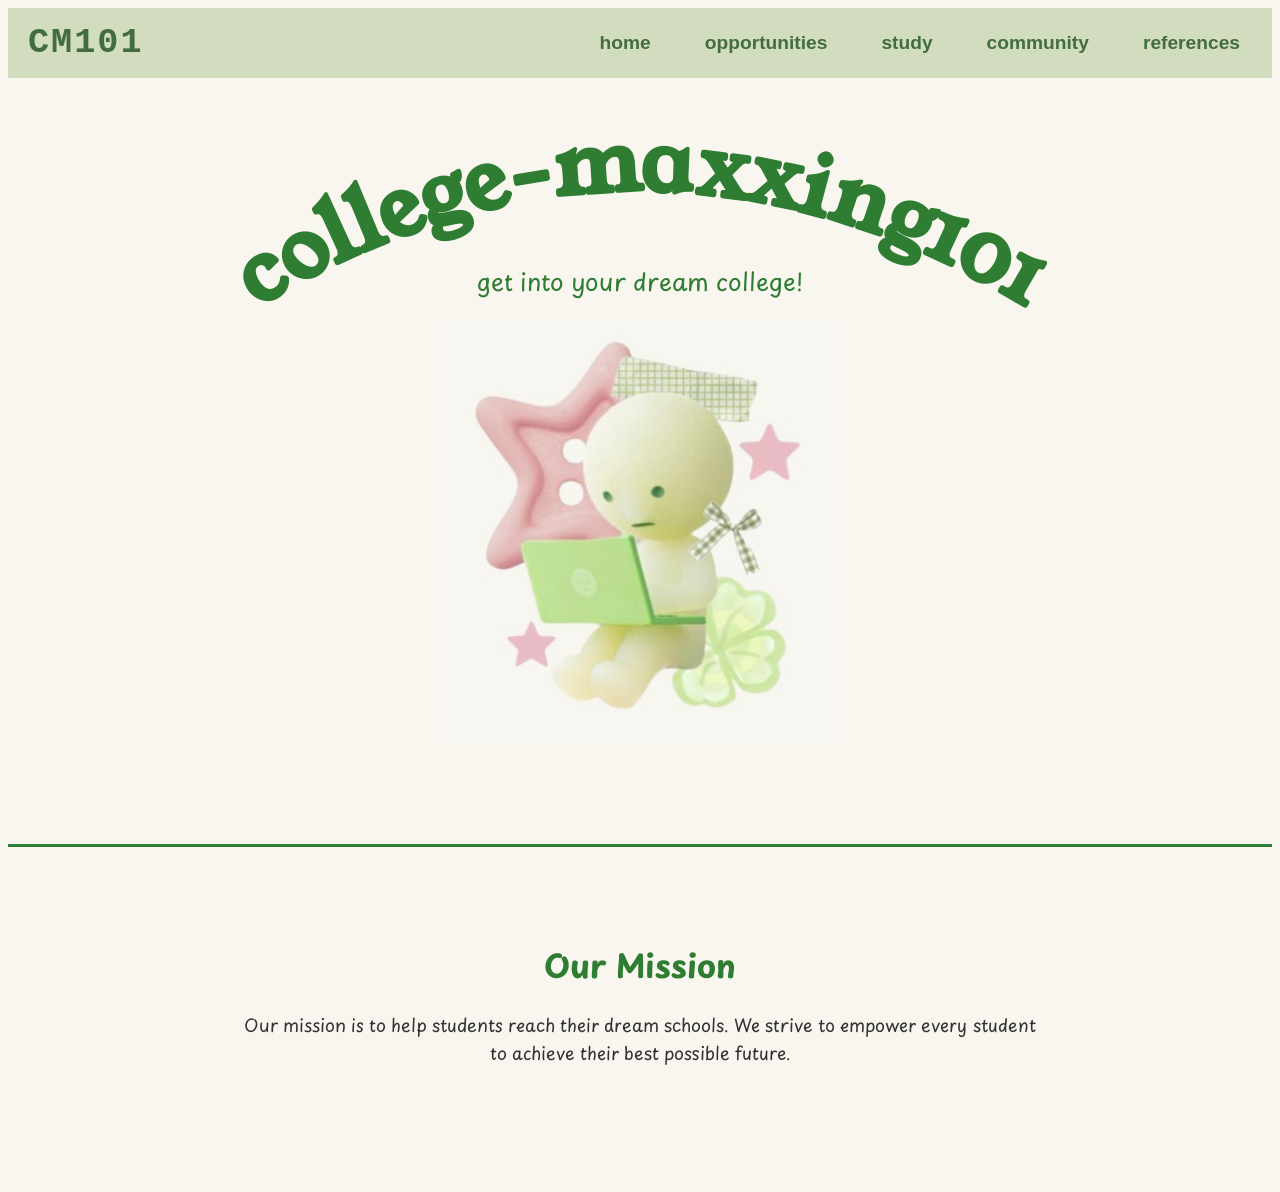
<file: src/index.html>
<!DOCTYPE html>
<html>
  <head>
    <link
      href="https://fonts.googleapis.com/css2?family=Young+Serif&display=swap"
      rel="stylesheet"
    />
    <link rel="preconnect" href="https://fonts.googleapis.com" />
    <link rel="preconnect" href="https://fonts.gstatic.com" crossorigin />
    <link
      href="https://fonts.googleapis.com/css2?family=Playpen+Sans+Thai:wght@100..800&display=swap"
      rel="stylesheet"
    />

    <title>JavaScript Sandbox</title>
    <meta charset="UTF-8" />
    <link rel="stylesheet" href="/src/styles.css" />
    <link rel="stylesheet" href="/src/index.css" />
    <style>
      .p1 {
        font-family: Arial;
      }
    </style>
  </head>
  <body>
    <div id="app"></div>
    <div class="tabs">
      <div class="left">
        <h1>CM101</h1>
      </div>
      <div class="right">
        <a href="index.html"><button>home</button></a>
        <a href="/src/opportunities.html"><button>opportunities</button></a>
        <a href="/src/study.html"><button>study</button></a>
        <a href="/src/community.html"><button>community</button></a>
        <a href="/src/references.html"><button>references</button></a>
      </div>
    </div>
    <div class="homepageBio">
      <div class="arc-container">
        <svg class="curved-svg" viewBox="0 0 1000 400">
          <path id="curve" d="M100,350 Q500,100 900,350" fill="transparent" />

          <text
            style="
              fill: #2e7d32;
              font-family: 'Recoletta', Arial, sans-serif;
              font-size: 85px;
              font-weight: bold;
            "
          >
            <textPath
              xlink:href="#curve"
              startOffset="50%"
              text-anchor="middle"
              dy="-20"
            >
              college-maxxing101
            </textPath>
          </text>
        </svg>
        <h2 class="subtitle">get into your dream college!</h2>
      </div>
    </div>
    <div class="image-section">
      <img src="/images/smiskii.jpeg" alt="smiskii" width="400" />
    </div>

    <div class="mission-section">
      <div class="mission-content">
        <h2>Our Mission</h2>
        <p>
          Our mission is to help students reach their dream schools. We strive
          to empower every student to achieve their best possible future.
        </p>
      </div>
    </div>
</div>
</div>
  </body>
</html>
</file>
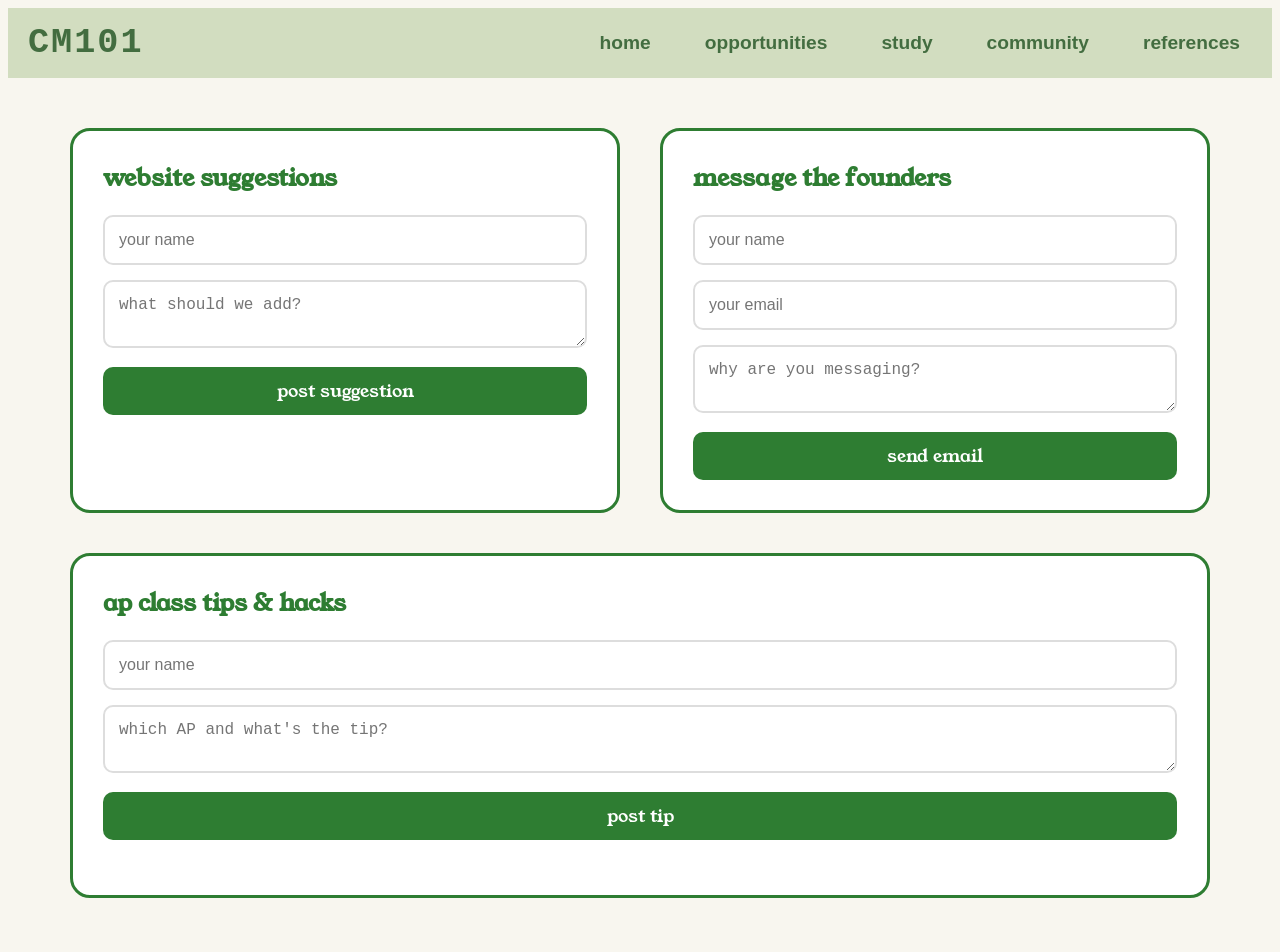
<file: src/community.html>
<!DOCTYPE html>
<html lang="en">
  <head>
    <title>CM101 | Community</title>
    <meta charset="UTF-8" />
    <link rel="stylesheet" href="/src/styles.css" />
    <link rel="stylesheet" href="/src/community.css" />
    <link
      href="https://fonts.googleapis.com/css2?family=Finger+Paint&display=swap"
      rel="stylesheet"
    />
    <link
      href="https://fonts.googleapis.com/css2?family=Annie+Use+Your+Telescope&display=swap"
      rel="stylesheet"
    />
    <link
      href="https://fonts.googleapis.com/css2?family=Playpen+Sans+Thai:wght@100..800&display=swap"
      rel="stylesheet"
    />
    <link
      href="https://fonts.googleapis.com/css2?family=Young+Serif&display=swap"
      rel="stylesheet"
    />
  </head>
  <body>
    <div id="app"></div>
    <div class="tabs">
      <div class="left">
        <h1>CM101</h1>
      </div>
      <div class="right">
        <a href="index.html"> <button>home</button></a>
        <a href="/src/opportunities.html"> <button>opportunities</button></a>
        <a href="/src/study.html"> <button>study</button></a>
        <a href="/src/community.html"> <button>community</button></a>
        <a href="/src/references.html"> <button>references</button></a>
      </div>
    </div>

    <div class="community-wrapper">
      <div class="top-row">
        <div class="card-box">
          <h2 class="jumble-title">website suggestions</h2>
          <input type="text" id="suggName" placeholder="your name" />
          <textarea id="suggText" placeholder="what should we add?"></textarea>
          <button
            class="post-btn"
            onclick="savePost('gen', 'suggName', 'suggText')"
          >
            post suggestion
          </button>
          <div id="genFeed" class="feed"></div>
        </div>

        <div class="card-box">
          <h2 class="jumble-title">message the founders</h2>
          <form action="https://formspree.io/f/xeepjlgo" method="POST">
            <input type="text" name="name" placeholder="your name" required />
            <input
              type="email"
              name="email"
              placeholder="your email"
              required
            />
            <textarea
              name="message"
              placeholder="why are you messaging?"
              required
            ></textarea>
            <button class="post-btn" type="submit">send email</button>
          </form>
        </div>
      </div>

      <div class="bottom-row">
        <div class="card-box">
          <h2 class="jumble-title">ap class tips & hacks</h2>
          <input type="text" id="apName" placeholder="your name" />
          <textarea
            id="apText"
            placeholder="which AP and what's the tip?"
          ></textarea>
          <button class="post-btn" onclick="savePost('ap', 'apName', 'apText')">
            post tip
          </button>
          <div id="apFeed" class="feed"></div>
        </div>
      </div>
    </div>

    <script>
      window.onload = function () {
        render("gen");
        render("ap");
      };

      function savePost(type, nameId, textId) {
        const name = document.getElementById(nameId).value;
        const text = document.getElementById(textId).value;
        if (!name || !text) return alert("Fill out both fields!");
        const storageKey =
          type === "gen" ? "cm101_gen_posts" : "cm101_ap_posts";
        let posts = JSON.parse(localStorage.getItem(storageKey)) || [];
        posts.unshift({ id: Date.now(), name, text, votes: 0 });
        localStorage.setItem(storageKey, JSON.stringify(posts));
        document.getElementById(textId).value = "";
        render(type);
      }

      function render(type) {
        const storageKey =
          type === "gen" ? "cm101_gen_posts" : "cm101_ap_posts";
        const feedId = type === "gen" ? "genFeed" : "apFeed";
        const posts = JSON.parse(localStorage.getItem(storageKey)) || [];
        const container = document.getElementById(feedId);
        container.innerHTML = "";
        posts.forEach((p) => {
          const div = document.createElement("div");
          div.className = "post-item";
          div.innerHTML = `
                    <strong>${p.name}</strong>: ${p.text}
                    <div class="post-actions">
                        <button class="vote-btn" onclick="vote('${type}', ${p.id}, 1)">👍</button>
                        <span>${p.votes}</span>
                        <button class="vote-btn" onclick="vote('${type}', ${p.id}, -1)">👎</button>
                        <button class="del-btn" onclick="del('${type}', ${p.id})">delete</button>
                    </div>`;
          container.appendChild(div);
        });
      }

      function vote(type, id, val) {
        const storageKey =
          type === "gen" ? "cm101_gen_posts" : "cm101_ap_posts";
        let posts = JSON.parse(localStorage.getItem(storageKey));
        const idx = posts.findIndex((p) => p.id === id);
        posts[idx].votes += val;
        localStorage.setItem(storageKey, JSON.stringify(posts));
        render(type);
      }

      function del(type, id) {
        const storageKey =
          type === "gen" ? "cm101_gen_posts" : "cm101_ap_posts";
        let posts = JSON.parse(localStorage.getItem(storageKey));
        posts = posts.filter((p) => p.id !== id);
        localStorage.setItem(storageKey, JSON.stringify(posts));
        render(type);
      }
    </script>
  </body>
</html>
</file>
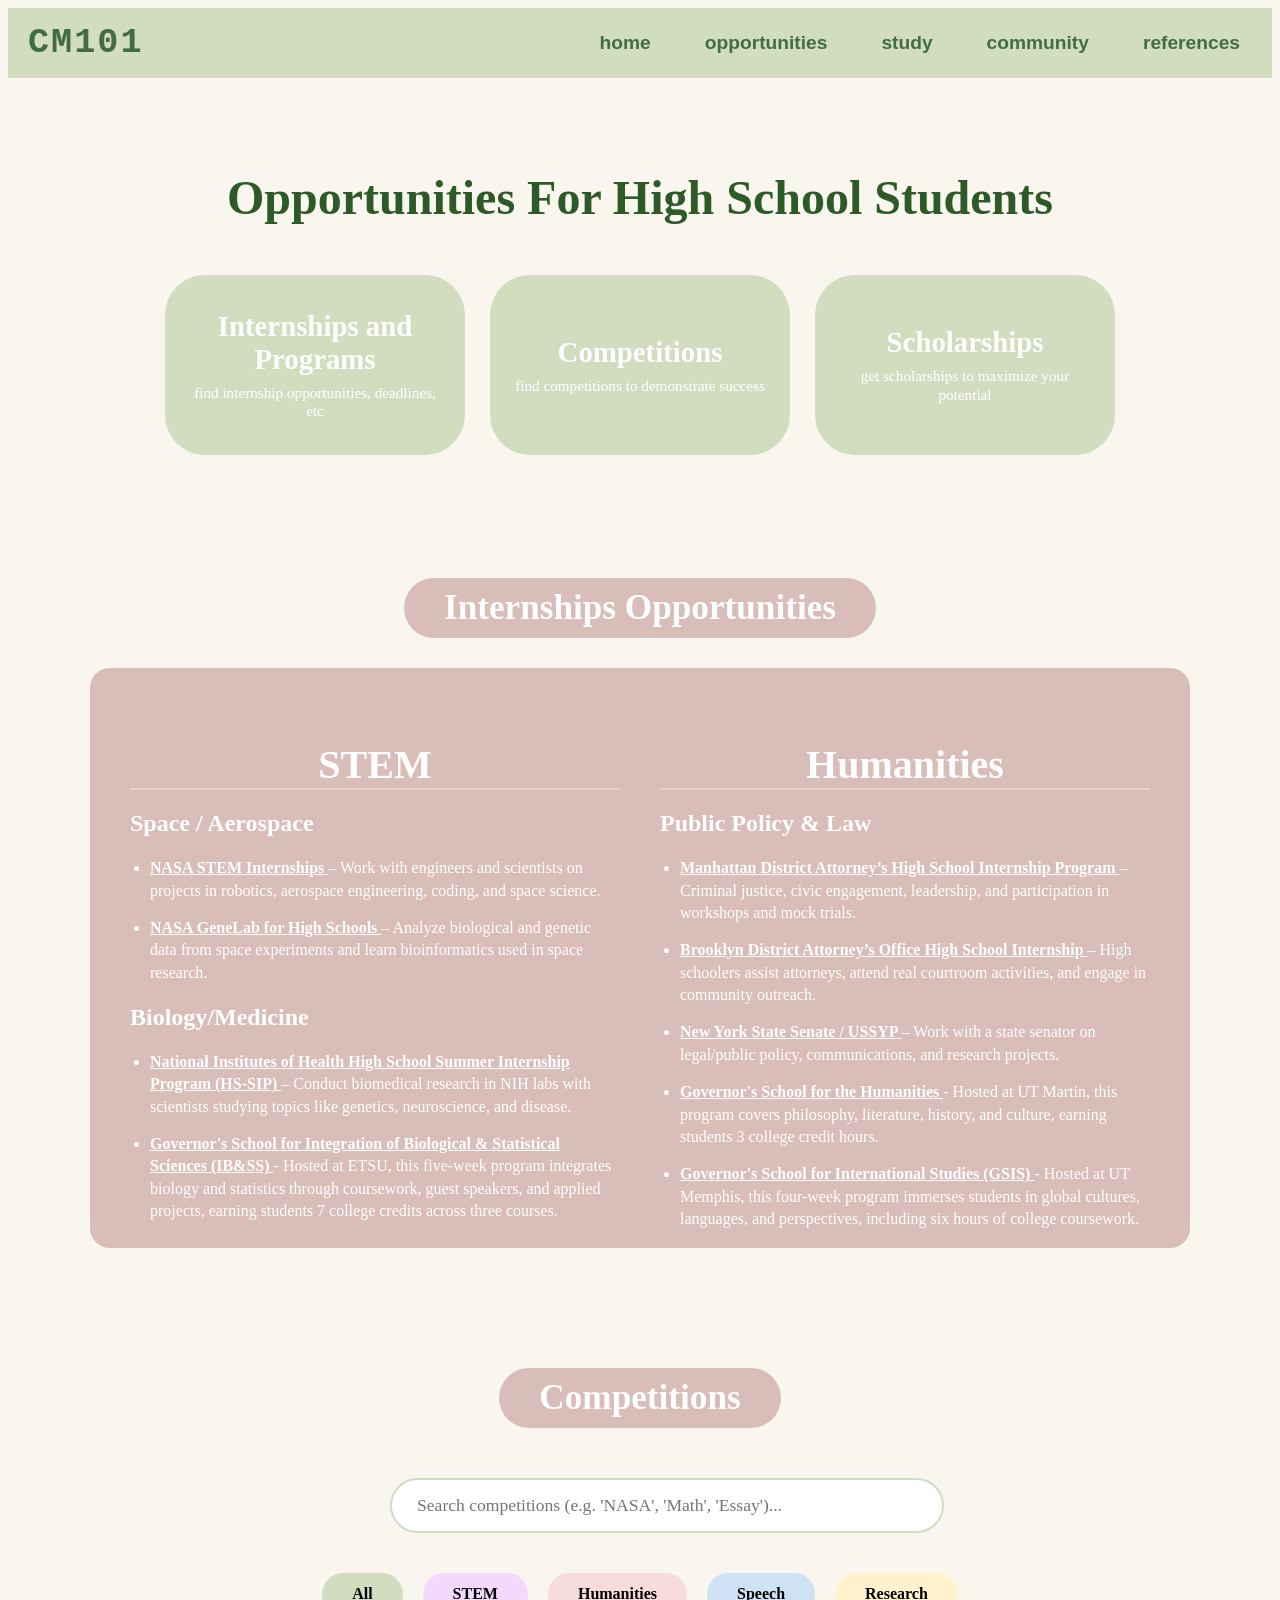
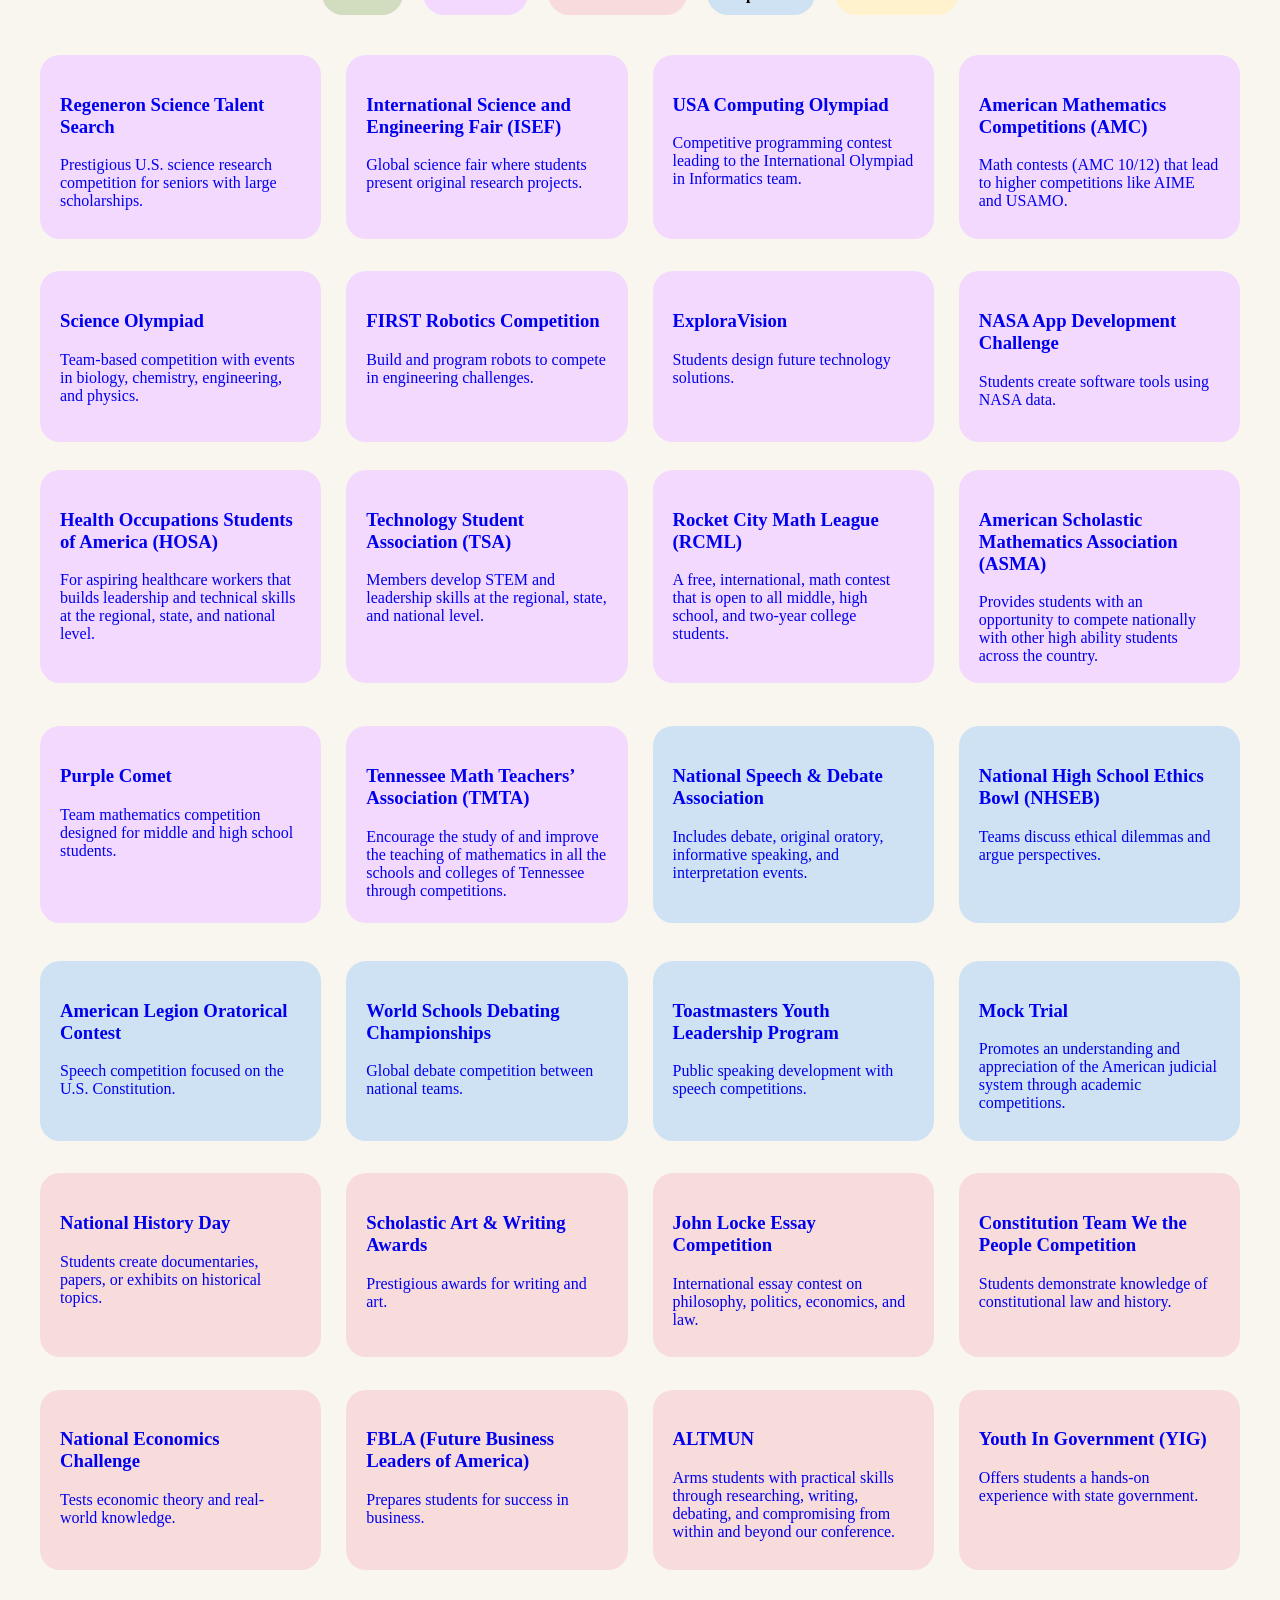
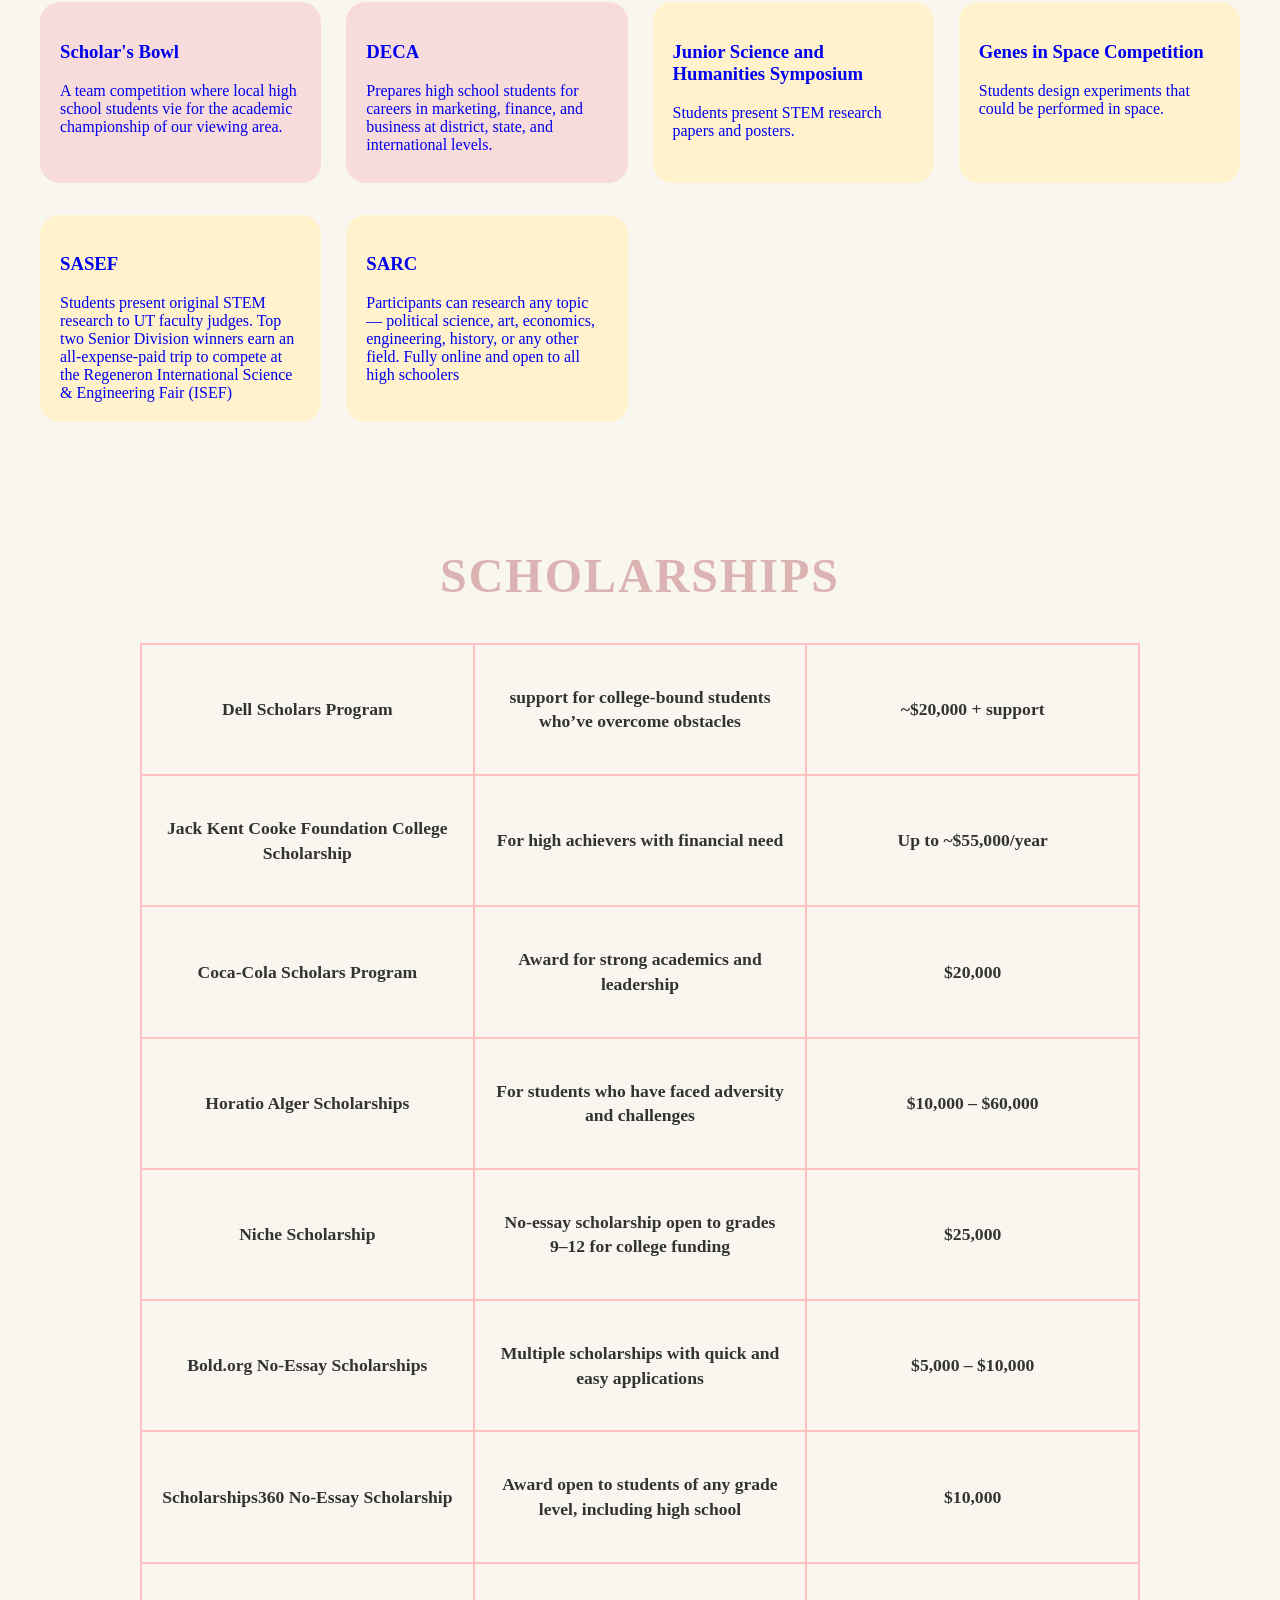
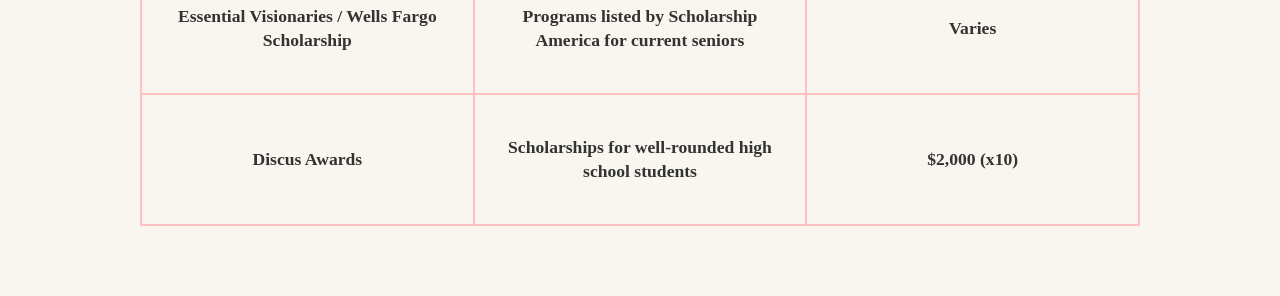
<file: src/opportunities.html>
<!DOCTYPE html>
<html lang="en">
  <head>
    <meta charset="UTF-8" />
    <meta name="viewport" content="width=device-width, initial-scale=1.0" />
    <title>Opportunities - CM101</title>
    <link rel="stylesheet" href="/src/styles.css" />
    <link rel="stylesheet" href="/src/opportunities.css" />
  </head>
  <body>
    <div class="tabs">
      <div class="left"><h1>CM101</h1></div>
      <div class="right">
        <a href="index.html"><button>home</button></a>
        <a href="/src/opportunities.html"><button>opportunities</button></a>
        <a href="/src/study.html"> <button>study</button></a>
        <a href="/src/community.html"> <button>community</button></a>
        <a href="/src/references.html"> <button>references</button></a>
      </div>
      </div>

    <div class="opps-container">
      <h1 class="main-title">Opportunities For High School Students</h1>

      <div class="card-grid">
        <a href="#internships">
          <div class="card">
            <h2>Internships and Programs</h2>
            <p>find internship opportunities, deadlines, etc</p>
          </div>
        </a>

        <a href="#competitions">   
          <div class="card">
            <h2>Competitions</h2>
            <p>find competitions to demonstrate success</p>
          </div>
        </a>

        <a href="#scholarships">
          <div class="card">
            <h2>Scholarships</h2>
            <p>get scholarships to maximize your potential</p>
          </div>
        </a>
      </div>
<h1></h1>
      <div id="internships" class="internship-section">
        <div class="pill-header">
          <h1>Internships Opportunities</h1>
        </div>

        <div class="scroll-box">
          <div class="two-column-layout">
            <div class="column">
              <h2 class="col-header">STEM</h2>

              <h2>Space / Aerospace</h2>
          <ul>
            <li>
              <strong><a href="https://www.nasa.gov/learning-resources/internship-programs/" target="_blank"> 
                NASA STEM Internships
              </a>
            </strong>
              – Work with engineers and scientists on projects in robotics,
              aerospace engineering, coding, and space science.
            </li>
            <li>
              <strong>
                <a href="https://www.nasa.gov/osdr-nasa-internships/" target="_blank">
                  NASA GeneLab for High Schools
                </a>
              </strong>
              – Analyze biological and genetic data from space experiments and
              learn bioinformatics used in space research.
            </li>
          </ul>


          <h2>Biology/Medicine</h2>
          <ul>
            <li>
              <strong>
                <a href="https://www.training.nih.gov/programs/hs-sip" target="_blank">
                  National Institutes of Health High School Summer Internship
                  Program (HS-SIP)
                </a>
                </strong>
              – Conduct biomedical research in NIH labs with scientists studying
              topics like genetics, neuroscience, and disease.
            </li>
            <li>
              <strong>
                <a href="https://www.etsu.edu/coe/stem-education/govschool/"target="_blank">
                  Governor's School for Integration of Biological & Statistical Sciences (IB&SS)
                </a>
              </strong>
              - Hosted at ETSU, this five-week program integrates biology and statistics through coursework, guest speakers, 
              and applied projects, earning students 7 college credits across three courses.
            </li>
          </ul>


          <h2>Chemistry</h2>
          <ul>
            <li>
              <strong>
                <a href="https://www.acs.org/education/students/highschool/seed.html" target="_blank">American Chemical Society Project SEED
                </a>
              </strong>
              – Paid summer internships where students gain hands-on experience
              doing chemistry research in university or industry labs.
            </li>
          </ul>
          <h2>Computer/Data Science</h2>
          <ul>
            <li>
              <strong>
                <a href="https://www.bu.edu/networks/netscihigh/" target="_blank">
                NetSci High Research Program
              </a>
              </strong> 
              – Work with
              university researchers on network science projects involving
              coding, data analysis, and scientific presentations.
            </li>
            <li>
              <strong><a href="https://www.tntech.edu/education/stem/gset.php" target="_blank">Governor's School for Emerging Technologies</a></strong>
              - Hosted at the University of Memphis, this program focuses on emerging technology fields. 
            </li>
          </ul>
          <h2>Engineering/General STEM</h2>
          <ul>
            <li>
              <strong>
                <a href="https://mites.mit.edu/" target="_blank">
                  Massachusetts Institute of Technology MITES Summer Program
                </a>
              </strong>
              – Free, highly selective program with courses and projects in
              engineering, math, and computer science.
            </li>
            <li>
              <strong>
                <a href="https://gsse.utk.edu/about-governors-school/" target="_blank"> Governor's School for Science and Engineering (GSSE) </a>
              </strong>
                - Held at UT Knoxville since 1985, this four-week program provides advanced study, lab experiences, and research in science and mathematics, 
                supplemented by guest lectures, department tours, and field trips. UTK Students earn 5 college credits.
                </li>
                <li>
                  <strong>
                    <a href="https://www.apsu.edu/governors-school/" target="_blank"> Governor's School for Computational Physics </a>
                  </strong>
                  - Hosted at Austin Peay State University, this program combines physics, computer modeling, and research. 
                </li>
                <li>
                  <strong>
                    <a href="https://tickle.utk.edu/pre-college/evol10/" target="_blank"> eVol10 </a>
                  </strong>
                  - Hosted at UT Knoxville, thirty-two students will be selected to participate. Students will learn about careers in engineering, 
                  explore the campus, tour engineering labs and facilities, attend ACT preparation, and spend a week living on a college campus.
                </li>
                <li>
                  <strong>
                    <a href="https://www.lumiere-education.com/" target="_blank"> Lumiere Education </a>
                  </strong>
                  - The Lumiere Research Scholar Program is a research-focused opportunity designed for high school students who want to explore academic 
                  topics in depth. You work 1-on-1 with a Ph.D. mentor on an independent project in a subject area you choose. Over the course of twelve weeks, 
                  you learn how to form a research question, gather information, and develop your ideas into a full research paper.
                </li>
                <li>
                  <strong>
                    <a href="https://education.ornl.gov/ngsi/" target="_blank"> Oak Ridge National Lab NGSI </a>
                  </strong>
                  - Next Generation STEM Internship Program (NGSI) at Oak Ridge National Laboratory is a paid, full-time summer internship for high school students 
                  who want real research exposure. Over seven weeks, you will work with scientists and engineers to contribute to ongoing projects. You will be matched
                   with mentors based on interest and background, and the program includes lab tours, seminars, and poster sessions.
                </li>
          </ul>

          <h2>Environmental Science</h2>
          <ul>
            <li>
              <strong>
                <a href="https://conservationlegacy.org/" target="blank">Conservation Legacy Youth Conservation Corps Programs</a>
              </strong>
              – Participate in hands-on environmental science projects like
              conservation work and ecological research.
            </li>
            <li>
              <strong>
                <a href="https://www.utm.edu/offices-and-services/the-tennessee-governor-school-for-the-agricultural-sciences/" target="_blank"> 
                Governor's School for the Agricultural Sciences (TGSAS)
              </a>
            </strong>
            - Hosted at UT Martin, this program exposes students to agricultural business, veterinary science, meteorology, crop and 
            soil management, agricultural engineering, and farm and ranch management. 
          </li>
          <li>
            <strong>
              <a href="https://www.etsu.edu/cas/cass/governors/" target="_blank">
                Governor's School for Tennessee History and Environmental Studies
              </a>
            </strong>
            - A four-week program at ETSU that explores the unique history and culture of Tennessee Students are able to complete three 
            semester hours of college credit in Tennessee history, as well as an intensive, non-credit seminar in research, writing, and presentation skills.
          </li>
            </div>

            <div class="column">
              <h2 class="col-header">Humanities</h2>
              
                <h2>Public Policy & Law</h2>
                <ul>
                  <li>
                    <strong>
                      <a href="https://manhattanda.org/careers/internship-opportunities/high-school-internship/" target="_blank">
                        Manhattan District Attorney’s High School Internship Program
                      </a>
                    </strong>
                    – Criminal justice, civic engagement, leadership, and participation in workshops and mock trials.
                  </li>
                  <li>
                    <strong>
                      <a href="https://www.brooklynda.org/internships/" target="_blank">
                        Brooklyn District Attorney’s Office High School Internship
                      </a>
                    </strong>
                    – High schoolers assist attorneys, attend real courtroom activities, and engage in community outreach.
                  </li>
                  <li>
                    <strong>
                      <a href="https://ussenateyouth.org/selection_process_qualify/" target="_blank">
                        New York State Senate / USSYP
                      </a>
                    </strong>
                    – Work with a state senator on legal/public policy, communications, and research projects.
                  </li>
                  <li>
                    <strong><a href="https://www.utm.edu/offices-and-services/governors-school-for-the-humanities/" target="_blank">
                      Governor's School for the Humanities
                    </a>
                  </strong>
                    -  Hosted at UT Martin, this program covers philosophy, literature, history, and culture, earning students 3 college credit hours. 
                </li>
                <li>
                  <strong>
                    <a href="https://www.memphis.edu/govschool/" target="_blank">
                      Governor's School for International Studies (GSIS)
                    </a>
                  </strong>
                  - Hosted at UT Memphis, this four-week program immerses students in global cultures, languages, and perspectives, including six hours 
                  of college coursework.
                </li>
                </ul>
              
                <h2>Writing & Journalism</h2>
                <ul>
                  <li>
                    <strong>
                      <a href="https://psjp.princeton.edu/" target="_blank">
                        Princeton University Summer Journalism Program
                      </a>
                    </strong>
                    – Journalism experience for high school seniors interested in reporting, writing, and media, hosted at Princeton University.
                  </li>
                  <li>
                    <strong>
                      <a href="https://www.standoutconnect.org/" target="_blank">
                        StandOut Connect (Virtual Internships)
                      </a>
                    </strong>
                    – Matches high school students with virtual internships across fields, including law, writing, policy, and research.
                  </li>
                  <li>
                    <strong>
                      <a href="https://new.sewanee.edu/sywc/" target="_blank">
                        Sewanee Young Writers' Conference (SYWC)
                      </a>
                    </strong>
                    - A two-week summer conference for high schoolers passionate about creative writing, held at the University of the South on 
                    the Cumberland Plateau in Sewanee, TN. The program covers five genres: fiction, poetry, songwriting, literary nonfiction, and 
                    fantasy, with rigorous workshops and one-on-one sessions with faculty.
                  </li>
                  <li>
                    <strong>
                      <a href="https://lipscomb.edu/school-communication/tennessee-high-school-press-association" target="_blank"> Tennessee High School Press Association (THSPA) </a>
                    </strong>
                    - Fall Workshop at UT Knoxville
                    THSPA holds fall journalism workshops at multiple Tennessee locations, including one at the University of Tennessee, Knoxville 
                    every October. The association also holds an annual Awards Day competition with categories recognizing outstanding student journalism work.
                  </li>
                </ul>
              
        
                <h2>Art</h2>
                <ul>
                  <li>
                    <strong>
                      <a href="https://internships.si.edu/opportunity/nmnh-summer-high-school-internship" target="_blank">
                        Smithsonian Internships for High School Students
                      </a>
                    </strong>
                    – Paid and unpaid internships in art curation, archives, conservation, and museum education.
                  </li>
                  <li>
                    <strong>
                      <a href="https://www.metmuseum.org/opportunities/internships/summer-internships-for-high-school-students" target="_blank">
                        The Met High School Internship Program
                      </a>
                    </strong>
                    – A paid opportunity for NYC, NJ, and CT students to work with creative professionals at The Metropolitan Museum of Art.
                  </li>
                  <li>
                    <strong>
                      <a href="https://gsfta.com/" target="_blank">
                        Governor's School for the Arts
                      </a>
                    </strong>
                    – Hosted at MTSU, this is a three-week intensive for students skilled in music, ballet/dance, theatre, filmmaking, and visual art. 
                    Students are selected through competitive auditions. 
                  </li>
                  <li>
                    <strong>
                      <a href="https://arrowmont.org/about-workshops/" target="_blank"> Arrowmont School of Arts and Crafts </a>
                    </strong>
                    - Offers workshops in painting, woodworking, drawing, glass, photography, ceramics, fiber arts, book arts, and metalworking.
                  </li>
                  <li>
                    <strong>
                      <a href="http://art.utk.edu/community/educational-outreach/" target="_blank"> High School Art Academy (HSAA) </a>
                    </strong>
                    - An all-day workshop experience for Tennessee high school students (grades 9–12) held at UT Knoxville's Art + 
                    Architecture Building. It's organized by the School of Art with support from Knox County art educators, and workshops 
                    are taught by UT faculty, grad students, and alumni.
                  </li>
                </ul>
                <h2>Business/Finance</h2>
                <ul>
                  <li>
                    <strong>
                      <a href="https://www.tntech.edu/business/governors-school/" target="_blank">
                        Governor's School For Technological Innovation and Business Leadership (GSTIBL)
                      </a>
                    </strong>
                    - Hosted at Tennessee Tech, this 28-day program covers entrepreneurship, business plan writing, and organizational management. 
                    Students form teams to build and pitch a business, earning 3 college credit hours.
                  </li>
                  <li>
                    <strong>
                      <a href="https://haslam.utk.edu/access/women-empowered-through-business-web-institute/" target="_blank"> Women Empowered Through 
                        Business (WEB) Institute
                      </a>
                    </strong>
                    - Women Empowered Through Business (WEB) Institute at the University of Tennessee is a free, residential program for rising junior 
                    girls interested in business, technology, and leadership. You will live on campus and attend workshops on coding, analytics, 
                    entrepreneurship, and supply chain concepts, alongside ACT prep and sessions on personal branding. 
                  </li>
                  <li>
                    <strong>
                      <a href="https://haslam.utk.edu/access/business-education-for-talented-students-bets/" target="_blank"> Business Education for 
                        Talented Students (BETS)
                      </a>
                    </strong>
                    - Business Education for Talented Students (BETS) is a free, ten-day summer program hosted by UT Knoxville’s Haslam College of 
                    Business for rising seniors. You will take part in workshops covering accounting, finance, marketing, entrepreneurship, and supply 
                    chain management taught by business faculty. Much of the learning happens through a multi-day marketplace simulation where you apply 
                    concepts as a team. 
                  </li>
                </ul>
              </div>
            </div>
          </div>
        </div>
      </div>

      <div id="competitions" class="competitions-section">

        <div class="pill-header">
          <h1>Competitions</h1>
        </div>

<!--search engine-->
        <div class="search-container">
          <input type="text" id="compSearch" placeholder="Search competitions (e.g. 'NASA', 'Math', 'Essay')..." />
        </div>
        
      
        <div class="competition-filters">
          <div class="filter-box" data-filter="all">All</div>
          <div class="filter-box" data-filter="stem">STEM</div>
          <div class="filter-box" data-filter="humanities">Humanities</div>
          <div class="filter-box" data-filter="speech">Speech</div>
          <div class="filter-box" data-filter="research">Research</div>
        </div>
      
<div class="competition-grid">


  <a href="https://www.societyforscience.org/regeneron-sts/" target="_blank">
    <div class="competition-card" data-category="stem">
      <h3>Regeneron Science Talent Search</h3>
      <p>Prestigious U.S. science research competition for seniors with large scholarships.</p>
    </div>
  </a>

  <a href="https://www.societyforscience.org/isef/" target="_blank">
    <div class="competition-card" data-category="stem">
      <h3>International Science and Engineering Fair (ISEF)</h3>
      <p>Global science fair where students present original research projects.</p>
    </div>
  </a>

  <a href="https://www.usaco.org/" target="_blank">
    <div class="competition-card" data-category="stem">
      <h3>USA Computing Olympiad</h3>
      <p>Competitive programming contest leading to the International Olympiad in Informatics team.</p>
    </div>
  </a>

  <a href="https://maa.org/student-programs/amc/" target="_blank">
    <div class="competition-card" data-category="stem">
      <h3>American Mathematics Competitions (AMC)</h3>
      <p>Math contests (AMC 10/12) that lead to higher competitions like AIME and USAMO.</p>
    </div>
  </a>

  <a href="https://www.soinc.org/" target="_blank">
    <div class="competition-card" data-category="stem">
      <h3>Science Olympiad</h3>
      <p>Team-based competition with events in biology, chemistry, engineering, and physics.</p>
    </div>
  </a>

  <a href="https://www.firstinspires.org/robotics/frc" target="_blank">
    <div class="competition-card" data-category="stem">
      <h3>FIRST Robotics Competition</h3>
      <p>Build and program robots to compete in engineering challenges.</p>
    </div>
  </a>

  <a href="https://www.exploravision.org/?utm_source=google&utm_medium=search&utm_campaign=25search&gad_source=1&gad_campaignid=23016564705&gbraid=0AAAAAoWCt0ki109A_d38A4euejhsLZw_V&gclid=Cj0KCQjwsdnNBhC4ARIsAA_3hejaX-iyx1vpuZoUEvjeKFeHJFmX5D5W_qEj68KYaC9R7TJ9V8MfL0waAhnqEALw_wcB" target="_blank">
    <div class="competition-card" data-category="stem">
      <h3>ExploraVision</h3>
      <p>Students design future technology solutions.</p>
    </div>
  </a>

  <a href="https://www.spaceappschallenge.org/2025/" target="_blank">
    <div class="competition-card" data-category="stem">
      <h3>NASA App Development Challenge</h3>
      <p>Students create software tools using NASA data.</p>
    </div>
  </a>

<a href="https://www.tennesseehosa.org/" target="_blank">
  <div class="competition-card" data-category="stem">
    <h3> Health Occupations Students of America (HOSA) </h3>
    <p>For aspiring healthcare workers that builds leadership and technical skills at the regional, state, and national level.</p>
  </div>
</a>

<a href="https://www.tntsa.org/" target="_blank">
  <div class="competition-card" data-category="stem">
    <h3> Technology Student Association (TSA) </h3>
    <p>Members develop STEM and leadership skills at the regional, state, and national level.</p>
  </div>
</a>

<a href="https://mualphatheta.org/rcml-contest" target="_blank">
  <div class="competition-card" data-category="stem">
    <h3>Rocket City Math League (RCML) </h3>
    <p>A free, international, math contest that is open to all middle, high school, and two-year college students.</p>
  </div>
</a>

<a href="https://www.asan.com/annual-math-contest" target="_blank">
  <div class="competition-card" data-category="stem">
    <h3>American Scholastic Mathematics Association (ASMA) </h3>
    <p>Provides students with an opportunity to compete nationally with other high ability students across the country.</p>
  </div>
</a>

<a href="https://purplecomet.org/" target="_blank">
  <div class="competition-card" data-category="stem">
    <h3>Purple Comet</h3>
    <p>Team mathematics competition designed for middle and high school students.</p>
  </div>
</a>

<a href="https://tmta.wildapricot.org/" target="_blank">
  <div class="competition-card" data-category="stem">
    <h3>Tennessee Math Teachers’ Association (TMTA) </h3>
    <p>Encourage the study of and improve the teaching of mathematics in all the schools and colleges of Tennessee through competitions.</p>
  </div>
</a>

  <a href="https://www.speechanddebate.org/" target="_blank">
    <div class="competition-card" data-category="speech">
      <h3>National Speech & Debate Association</h3>
      <p>Includes debate, original oratory, informative speaking, and interpretation events.</p>
    </div>
  </a>

  <a href="https://nhseb.org/" target="_blank">
    <div class="competition-card" data-category="speech">
      <h3>National High School Ethics Bowl (NHSEB)</h3>
      <p>Teams discuss ethical dilemmas and argue perspectives.</p>
    </div>
  </a>

  <a href="https://www.legion.org/oratorical" target="_blank">
    <div class="competition-card" data-category="speech">
      <h3>American Legion Oratorical Contest</h3>
      <p>Speech competition focused on the U.S. Constitution.</p>
    </div>
  </a>

  <a href="https://www.wsdcdebating.org/" target="_blank">
    <div class="competition-card" data-category="speech">
      <h3>World Schools Debating Championships</h3>
      <p>Global debate competition between national teams.</p>
    </div>
  </a>

  <a href="https://www.toastmasters.org/education/youth-leadership-program" target="_blank">
    <div class="competition-card" data-category="speech">
      <h3>Toastmasters Youth Leadership Program</h3>
      <p>Public speaking development with speech competitions.</p>
    </div>
  </a>

  <a href="https://www.nationalmocktrial.org/" target="_blank">
    <div class="competition-card" data-category="speech">
      <h3> Mock Trial</h3>
      <p> Promotes an understanding and appreciation of the American judicial system through academic competitions.</p>
    </div>
  </a>

  <!-- Humanities -->
  <a href="https://www.nhd.org/" target="_blank">
    <div class="competition-card" data-category="humanities">
      <h3>National History Day</h3>
      <p>Students create documentaries, papers, or exhibits on historical topics.</p>
    </div>
  </a>

  <a href="https://www.artandwriting.org/" target="_blank">
    <div class="competition-card" data-category="humanities">
      <h3>Scholastic Art & Writing Awards</h3>
      <p>Prestigious awards for writing and art.</p>
    </div>
  </a>

  <a href="https://www.johnlockeinstitute.com/essay-competition" target="_blank">
    <div class="competition-card" data-category="humanities">
      <h3>John Locke Essay Competition</h3>
      <p>International essay contest on philosophy, politics, economics, and law.</p>
    </div>
  </a>

  <a href="https://civiced.org/we-the-people/national-competitions" target="_blank">
    <div class="competition-card" data-category="humanities">
      <h3>Constitution Team We the People Competition</h3>
      <p>Students demonstrate knowledge of constitutional law and history.</p>
    </div>
  </a>

  <a href="https://www.councilforeconed.org/programs/for-students/national-economic-challenge/" target="_blank">
    <div class="competition-card" data-category="humanities">
      <h3>National Economics Challenge</h3>
      <p>Tests economic theory and real-world knowledge.</p>
    </div>
  </a>
  
  <a href="https://www.fblatn.org/" target="_blank">
    <div class="competition-card" data-category="humanities">
      <h3>FBLA (Future Business Leaders of America)</h3>
      <p>Prepares students for success in business.</p>
      </div>
    </a>

  <a href="https://altmun.org/" target="_blank">
    <div class="competition-card" data-category="humanities">
      <h3>ALTMUN</h3>
      <p>Arms students with practical skills through researching, writing, debating, and compromising from within 
        and beyond our conference. </p>
      </div>
    </a>

  <a href="https://www.ymcamidtn.org/cce-youth-government" target="_blank">
    <div class="competition-card" data-category="humanities">
      <h3> Youth In Government (YIG) </h3>
      <p> Offers students a hands-on experience with state government. </p>
    </div>
  </a>

  <a href="https://www.easttennesseepbs.org/scholars-bowl/" target="_blank">
    <div class="competition-card" data-category="humanities">
      <h3> Scholar's Bowl </h3>
      <p>A team competition where local high school students vie for the academic championship of our viewing area.</p>
    </div>
  </a>
  
  <a href="https://www.tndeca.org/" target="_blank">
    <div class="competition-card" data-category="humanities">
      <h3>DECA</h3>
      <p>Prepares high school students for careers in marketing, finance, and business at district, state, and international levels.</p>
    </div>
  </a>
  <!-- Research -->

  <a href="https://www.jshs.org/" target="_blank">
    <div class="competition-card" data-category="research">
      <h3>Junior Science and Humanities Symposium</h3>
      <p>Students present STEM research papers and posters.</p>
    </div>
  </a>

  <a href="https://www.genesinspace.org/" target="_blank">
    <div class="competition-card" data-category="research">
      <h3>Genes in Space Competition</h3>
      <p>Students design experiments that could be performed in space.</p>
    </div>
  </a>

  <a href="https://sasef.utk.edu/" target="_blank">
    <div class="competition-card" data-category="research">
      <h3>SASEF</h3>
      <p>Students present original STEM research to UT faculty judges. Top two Senior Division winners earn 
        an all-expense-paid trip to compete at the Regeneron International Science & Engineering Fair (ISEF)</p>
      </div>
    </a>

  <a href="https://www.researchcomp.org/" target="_blank">
    <div class="competition-card" data-category="research">
      <h3>SARC</h3>
      <p>Participants can research any topic — political science, art, economics, engineering, history, or any other field. 
        Fully online and open to all high schoolers</p>
      </div>
    </a>

</div>

</div>


<div id="no-results" style="display: none; width: 100%; justify-self: center; margin: 50px auto; text-align: center !important;">
  <h2 style="color: #d9bdb9; font-family: Georgia, serif; margin-bottom: 10px;">No competitions found...</h2>
  <p style="color: #666;">Try searching for a different keyword or changing the filter!</p>
</div>


</div>
</div>
    <script>
     const searchInput = document.getElementById("compSearch");
  const filters = document.querySelectorAll(".filter-box");
  const cards = document.querySelectorAll(".competition-card");
  const noResults = document.getElementById("no-results"); // The new message element
  
  let currentCategory = "all";

  function filterContent() {
    const searchTerm = searchInput.value.toLowerCase();
    let visibleCount = 0; // Track how many cards we show

    cards.forEach(card => {
      const title = card.querySelector("h3").innerText.toLowerCase();
      const description = card.querySelector("p").innerText.toLowerCase();
      const cardCategory = card.dataset.category;
      const wrapper = card.parentElement;

      const matchesCategory = (currentCategory === "all" || cardCategory === currentCategory);
      const matchesSearch = title.includes(searchTerm) || description.includes(searchTerm);

      if (matchesCategory && matchesSearch) {
        wrapper.style.display = "block";
        visibleCount++; // Found one!
      } else {
        wrapper.style.display = "none";
      }
    });

    // Toggle the "No Results" message
    if (visibleCount === 0) {
      noResults.style.display = "block";
    } else {
      noResults.style.display = "none";
    }
  }

  // Event Listeners
  searchInput.addEventListener("input", filterContent);

  filters.forEach(filter => {
    filter.addEventListener("click", () => {
      filters.forEach(f => f.classList.remove("active"));
      filter.classList.add("active");
      currentCategory = filter.dataset.filter;
      filterContent();
    });
  });
      </script> 

<section id="scholarships" class="scholarship-section">
  <h1>Scholarships</h1>

  <table class="scholarship-table">
      <tr>
          <td>Dell Scholars Program</td>
          <td>support for college-bound students who’ve overcome obstacles</td>
          <td>~$20,000 + support</td>
      </tr>
      <tr>
          <td>Jack Kent Cooke Foundation College Scholarship</td>
          <td>For high achievers with financial need</td>
          <td>Up to ~$55,000/year</td>
      </tr>
      <tr>
          <td>Coca-Cola Scholars Program</td>
          <td>Award for strong academics and leadership</td>
          <td>$20,000</td>
      </tr>
      <tr>
          <td>Horatio Alger Scholarships</td>
          <td>For students who have faced adversity and challenges</td>
          <td>$10,000 – $60,000</td>
      </tr>
      <tr>
          <td>Niche Scholarship</td>
          <td>No-essay scholarship open to grades 9–12 for college funding</td>
          <td>$25,000</td>
      </tr>
      <tr>
          <td>Bold.org No-Essay Scholarships</td>
          <td>Multiple scholarships with quick and easy applications</td>
          <td>$5,000 – $10,000</td>
      </tr>
      <tr>
          <td>Scholarships360 No-Essay Scholarship</td>
          <td>Award open to students of any grade level, including high school</td>
          <td>$10,000</td>
      </tr>
      <tr>
          <td>Essential Visionaries / Wells Fargo Scholarship</td>
          <td>Programs listed by Scholarship America for current seniors</td>
          <td>Varies</td>
      </tr>
      <tr>
          <td>Discus Awards</td>
          <td>Scholarships for well-rounded high school students</td>
          <td>$2,000 (x10)</td>
      </tr>
  </table>
</section>
  </body>
</html>
</file>
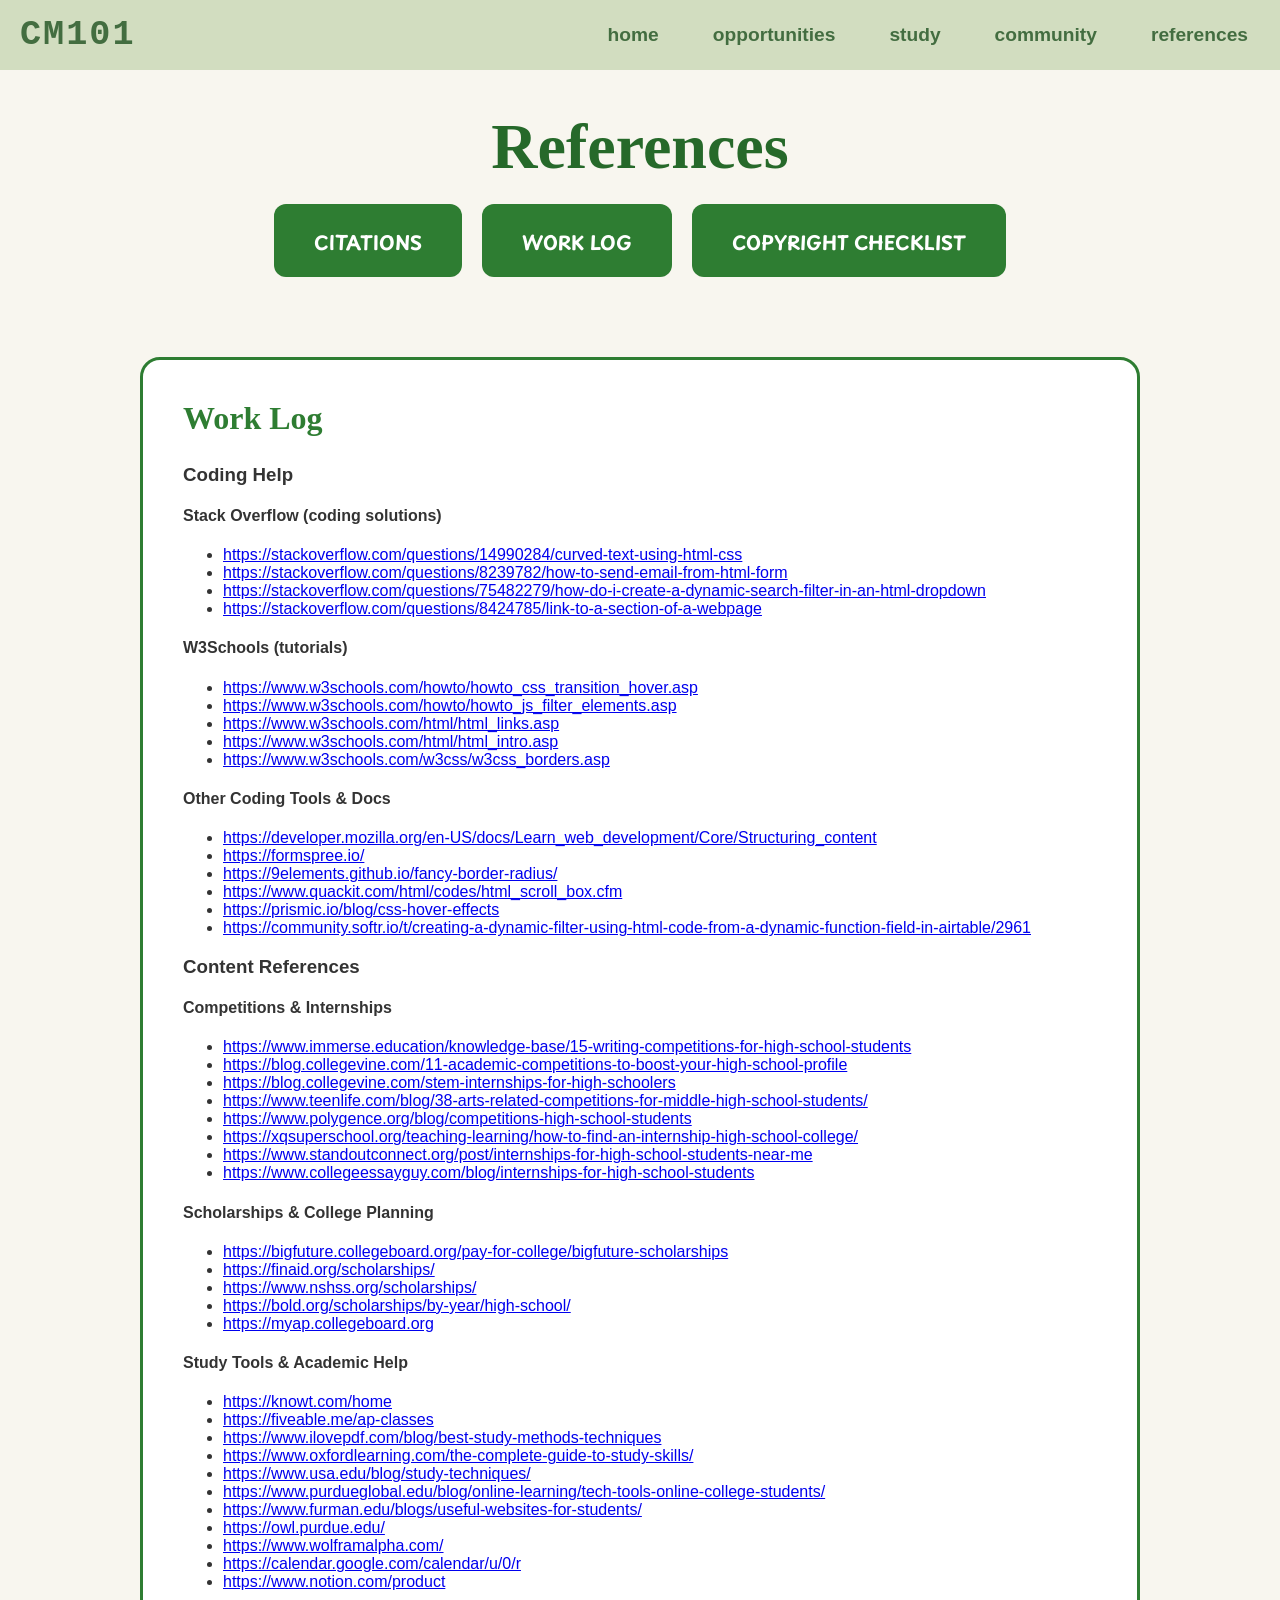
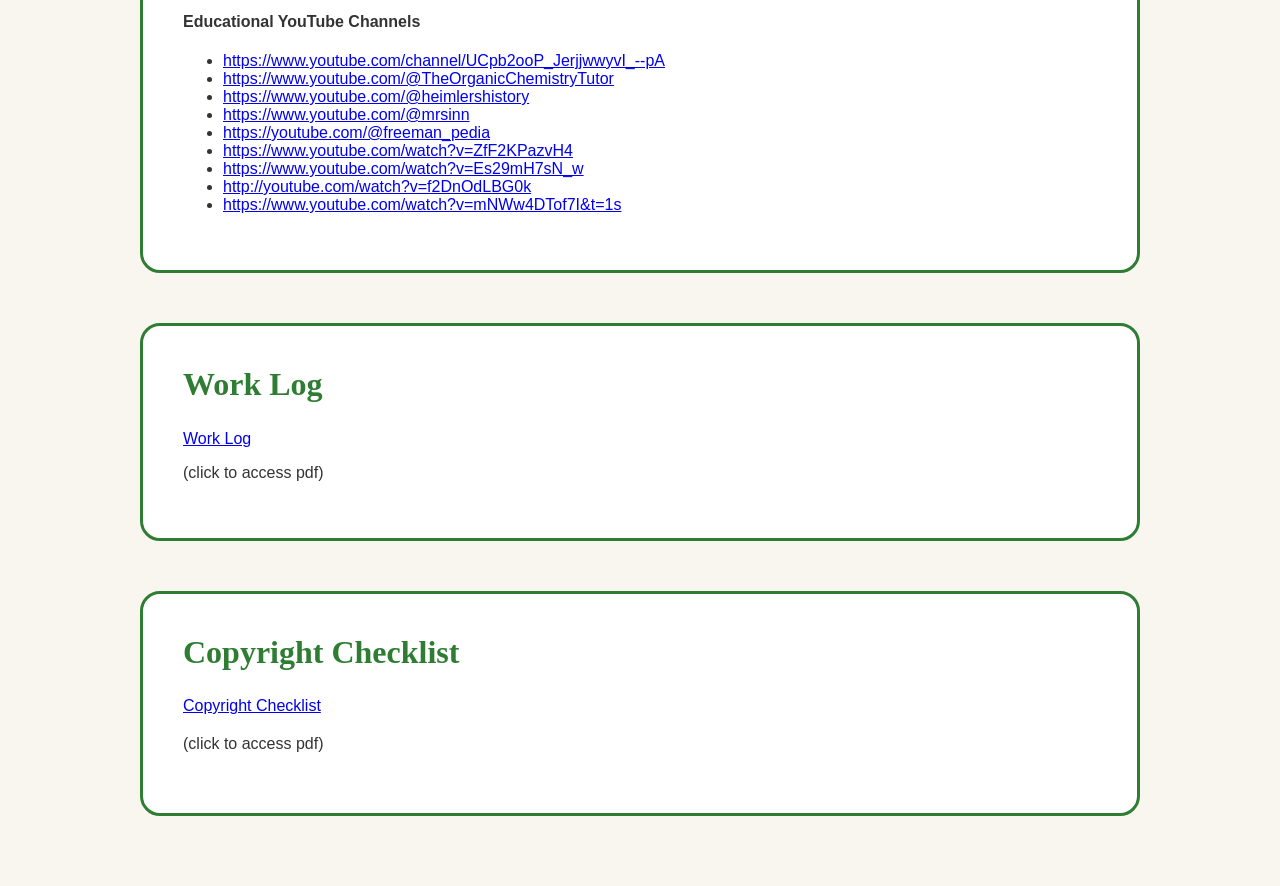
<file: src/references.html>
<!DOCTYPE html>
<html>
  <head>
    <title>JavaScript Sandbox</title>
    <meta charset="UTF-8" />
    <link rel="stylesheet" href="/src/styles.css" />
    <link rel="stylesheet" href="/src/references.css" />
    <link rel="preconnect" href="https://fonts.googleapis.com" />
    <link rel="preconnect" href="https://fonts.gstatic.com" crossorigin />
    <link
      href="https://fonts.googleapis.com/css2?family=Annie+Use+Your+Telescope&display=swap"
      rel="stylesheet"
    />
    <link
      href="https://fonts.googleapis.com/css2?family=Playpen+Sans+Thai:wght@100..800&display=swap"
      rel="stylesheet"
    />

    <style>
      .p1 {
        font-family: Arial;
      }
    </style>
  </head>

  <body>
    <div id="app"></div>
    <div class="tabs">
      <div class="left">
        <h1>CM101</h1>
      </div>
      <div class="right">
        <a href="index.html"><button>home</button></a>
        <a href="/src/opportunities.html"><button>opportunities</button></a>
        <a href="/src/study.html"> <button>study</button></a>
        <a href="/src/community.html"> <button>community</button></a>
        <a href="/src/references.html"> <button>references</button></a>
      </div>
    </div>

    <h1 class="main-page-header">References</h1>

    <div class="button-nav-center">
      <a href="#citations" class="nav-btn">CITATIONS</a>
      <a href="#work-log" class="nav-btn">WORK LOG</a>
      <a href="#copyright" class="nav-btn">COPYRIGHT CHECKLIST</a>
    </div>

    <div class="content-container">
      <section id="citations" class="section-box">
        <div class="citation-box">
          <h2 class="jumble-title">Work Log</h2>

          <div class="citation-list">
            <h3>Coding Help</h3>

            <h4>Stack Overflow (coding solutions)</h4>
            <ul>
              <li>
                <a
                  href="https://stackoverflow.com/questions/14990284/curved-text-using-html-css"
                  target="_blank"
                  >https://stackoverflow.com/questions/14990284/curved-text-using-html-css</a
                >
              </li>
              <li>
                <a
                  href="https://stackoverflow.com/questions/8239782/how-to-send-email-from-html-form"
                  target="_blank"
                  >https://stackoverflow.com/questions/8239782/how-to-send-email-from-html-form</a
                >
              </li>
              <li>
                <a
                  href="https://stackoverflow.com/questions/75482279/how-do-i-create-a-dynamic-search-filter-in-an-html-dropdown"
                  target="_blank"
                  >https://stackoverflow.com/questions/75482279/how-do-i-create-a-dynamic-search-filter-in-an-html-dropdown</a
                >
              </li>
              <li>
                <a
                  href="https://stackoverflow.com/questions/8424785/link-to-a-section-of-a-webpage"
                  target="_blank"
                  >https://stackoverflow.com/questions/8424785/link-to-a-section-of-a-webpage</a
                >
              </li>
            </ul>

            <h4>W3Schools (tutorials)</h4>
            <ul>
              <li>
                <a
                  href="https://www.w3schools.com/howto/howto_css_transition_hover.asp"
                  target="_blank"
                  >https://www.w3schools.com/howto/howto_css_transition_hover.asp</a
                >
              </li>
              <li>
                <a
                  href="https://www.w3schools.com/howto/howto_js_filter_elements.asp"
                  target="_blank"
                  >https://www.w3schools.com/howto/howto_js_filter_elements.asp</a
                >
              </li>
              <li>
                <a
                  href="https://www.w3schools.com/html/html_links.asp"
                  target="_blank"
                  >https://www.w3schools.com/html/html_links.asp</a
                >
              </li>
              <li>
                <a
                  href="https://www.w3schools.com/html/html_intro.asp"
                  target="_blank"
                  >https://www.w3schools.com/html/html_intro.asp</a
                >
              </li>
              <li>
                <a
                  href="https://www.w3schools.com/w3css/w3css_borders.asp"
                  target="_blank"
                  >https://www.w3schools.com/w3css/w3css_borders.asp</a
                >
              </li>
            </ul>

            <h4>Other Coding Tools & Docs</h4>
            <ul>
              <li>
                <a
                  href="https://developer.mozilla.org/en-US/docs/Learn_web_development/Core/Structuring_content"
                  target="_blank"
                  >https://developer.mozilla.org/en-US/docs/Learn_web_development/Core/Structuring_content</a
                >
              </li>
              <li>
                <a href="https://formspree.io/" target="_blank"
                  >https://formspree.io/</a
                >
              </li>
              <li>
                <a
                  href="https://9elements.github.io/fancy-border-radius/"
                  target="_blank"
                  >https://9elements.github.io/fancy-border-radius/</a
                >
              </li>
              <li>
                <a
                  href="https://www.quackit.com/html/codes/html_scroll_box.cfm"
                  target="_blank"
                  >https://www.quackit.com/html/codes/html_scroll_box.cfm</a
                >
              </li>

              <li>
                <a
                  href="https://prismic.io/blog/css-hover-effects"
                  target="_blank"
                  >https://prismic.io/blog/css-hover-effects</a
                >
              </li>
              <li>
                <a
                  href="https://community.softr.io/t/creating-a-dynamic-filter-using-html-code-from-a-dynamic-function-field-in-airtable/2961"
                  target="_blank"
                  >https://community.softr.io/t/creating-a-dynamic-filter-using-html-code-from-a-dynamic-function-field-in-airtable/2961</a
                >
              </li>
            </ul>

            <h3>Content References</h3>

            <h4>Competitions & Internships</h4>
            <ul>
              <li>
                <a
                  href="https://www.immerse.education/knowledge-base/15-writing-competitions-for-high-school-students"
                  target="_blank"
                  >https://www.immerse.education/knowledge-base/15-writing-competitions-for-high-school-students</a
                >
              </li>
              <li>
                <a
                  href="https://blog.collegevine.com/11-academic-competitions-to-boost-your-high-school-profile"
                  target="_blank"
                  >https://blog.collegevine.com/11-academic-competitions-to-boost-your-high-school-profile</a
                >
              </li>
              <li>
                <a
                  href="https://blog.collegevine.com/stem-internships-for-high-schoolers"
                  target="_blank"
                  >https://blog.collegevine.com/stem-internships-for-high-schoolers</a
                >
              </li>
              <li>
                <a
                  href="https://www.teenlife.com/blog/38-arts-related-competitions-for-middle-high-school-students/"
                  target="_blank"
                  >https://www.teenlife.com/blog/38-arts-related-competitions-for-middle-high-school-students/</a
                >
              </li>
              <li>
                <a
                  href="https://www.polygence.org/blog/competitions-high-school-students"
                  target="_blank"
                  >https://www.polygence.org/blog/competitions-high-school-students</a
                >
              </li>
              <li>
                <a
                  href="https://xqsuperschool.org/teaching-learning/how-to-find-an-internship-high-school-college/"
                  target="_blank"
                  >https://xqsuperschool.org/teaching-learning/how-to-find-an-internship-high-school-college/</a
                >
              </li>
              <li>
                <a
                  href="https://www.standoutconnect.org/post/internships-for-high-school-students-near-me"
                  target="_blank"
                  >https://www.standoutconnect.org/post/internships-for-high-school-students-near-me</a
                >
              </li>
              <li>
                <a
                  href="https://www.collegeessayguy.com/blog/internships-for-high-school-students"
                  target="_blank"
                  >https://www.collegeessayguy.com/blog/internships-for-high-school-students</a
                >
              </li>
            </ul>

            <h4>Scholarships & College Planning</h4>
            <ul>
              <li>
                <a
                  href="https://bigfuture.collegeboard.org/pay-for-college/bigfuture-scholarships"
                  target="_blank"
                  >https://bigfuture.collegeboard.org/pay-for-college/bigfuture-scholarships</a
                >
              </li>
              <li>
                <a href="https://finaid.org/scholarships/" target="_blank"
                  >https://finaid.org/scholarships/</a
                >
              </li>
              <li>
                <a href="https://www.nshss.org/scholarships/" target="_blank"
                  >https://www.nshss.org/scholarships/</a
                >
              </li>
              <li>
                <a
                  href="https://bold.org/scholarships/by-year/high-school/"
                  target="_blank"
                  >https://bold.org/scholarships/by-year/high-school/</a
                >
              </li>
              <li>
                <a href="https://myap.collegeboard.org" target="_blank"
                  >https://myap.collegeboard.org</a
                >
              </li>
            </ul>

            <h4>Study Tools & Academic Help</h4>
            <ul>
              <li>
                <a href="https://knowt.com/home" target="_blank"
                  >https://knowt.com/home</a
                >
              </li>
              <li>
                <a href="https://fiveable.me/ap-classes" target="_blank"
                  >https://fiveable.me/ap-classes</a
                >
              </li>
              <li>
                <a
                  href="https://www.ilovepdf.com/blog/best-study-methods-techniques"
                  target="_blank"
                  >https://www.ilovepdf.com/blog/best-study-methods-techniques</a
                >
              </li>
              <li>
                <a
                  href="https://www.oxfordlearning.com/the-complete-guide-to-study-skills/"
                  target="_blank"
                  >https://www.oxfordlearning.com/the-complete-guide-to-study-skills/</a
                >
              </li>
              <li>
                <a
                  href="https://www.usa.edu/blog/study-techniques/"
                  target="_blank"
                  >https://www.usa.edu/blog/study-techniques/</a
                >
              </li>
              <li>
                <a
                  href="https://www.purdueglobal.edu/blog/online-learning/tech-tools-online-college-students/"
                  target="_blank"
                  >https://www.purdueglobal.edu/blog/online-learning/tech-tools-online-college-students/</a
                >
              </li>
              <li>
                <a
                  href="https://www.furman.edu/blogs/useful-websites-for-students/"
                  target="_blank"
                  >https://www.furman.edu/blogs/useful-websites-for-students/</a
                >
              </li>
              <li>
                <a href="https://owl.purdue.edu/" target="_blank"
                  >https://owl.purdue.edu/</a
                >
              </li>
              <li>
                <a href="https://www.wolframalpha.com/" target="_blank"
                  >https://www.wolframalpha.com/</a
                >
              </li>
              <li>
                <a
                  href="https://calendar.google.com/calendar/u/0/r"
                  target="_blank"
                  >https://calendar.google.com/calendar/u/0/r</a
                >
              </li>
              <li>
                <a href="https://www.notion.com/product" target="_blank"
                  >https://www.notion.com/product</a
                >
              </li>
            </ul>

            <h4>Educational YouTube Channels</h4>
            <ul>
              <li>
                <a
                  href="https://www.youtube.com/channel/UCpb2ooP_JerjjwwyvI_--pA"
                  target="_blank"
                  >https://www.youtube.com/channel/UCpb2ooP_JerjjwwyvI_--pA</a
                >
              </li>
              <li>
                <a
                  href="https://www.youtube.com/@TheOrganicChemistryTutor"
                  target="_blank"
                  >https://www.youtube.com/@TheOrganicChemistryTutor</a
                >
              </li>
              <li>
                <a
                  href="https://www.youtube.com/@heimlershistory"
                  target="_blank"
                  >https://www.youtube.com/@heimlershistory</a
                >
              </li>
              <li>
                <a href="https://www.youtube.com/@mrsinn" target="_blank"
                  >https://www.youtube.com/@mrsinn</a
                >
              </li>
              <li>
                <a href="https://youtube.com/@freeman_pedia" target="_blank"
                  >https://youtube.com/@freeman_pedia</a
                >
              </li>
              <li>
                <a
                  href="https://www.youtube.com/watch?v=ZfF2KPazvH4"
                  target="_blank"
                  >https://www.youtube.com/watch?v=ZfF2KPazvH4</a
                >
              </li>

              <li>
                <a
                  href="https://www.youtube.com/watch?v=Es29mH7sN_w"
                  target="_blank"
                  >https://www.youtube.com/watch?v=Es29mH7sN_w</a
                >
              </li>

              <li>
                <a href="http://youtube.com/watch?v=f2DnOdLBG0k" target="_blank"
                  >http://youtube.com/watch?v=f2DnOdLBG0k</a
                >
              </li>

              <li>
                <a
                  href="https://www.youtube.com/watch?v=mNWw4DTof7I&t=1s"
                  target="_blank"
                  >https://www.youtube.com/watch?v=mNWw4DTof7I&t=1s</a
                >
              </li>
            </ul>
          </div>
        </div>
      </section>

      <section id="work-log" class="section-box">
        <h2 class="jumble-title">Work Log</h2>
        <div class="table-scroll">
          <a
            class="resource-pill"
            href="https://drive.google.com/file/d/17M9upwUSZkIefbJ_vazGg-7rbYYZ7Icz/view?usp=sharing"
            target="_blank"
          >
            Work Log
          </a>
        </div>
        <p>(click to access pdf)</p>
      </section>

      <section id="copyright" class="section-box">
        <h2 class="jumble-title">Copyright Checklist</h2>
        <div class="content-text">
          <a
            class="resource-pill"
            href="https://drive.google.com/file/d/1d6tEPf1yTU3raRjLB6tO_wZiIiHGNFYH/view?usp=sharing"
            target="_blank"
          >
            Copyright Checklist
          </a>
          <p>(click to access pdf)</p>
        </div>
      </section>
    </div>
  </body>
</html>
</file>
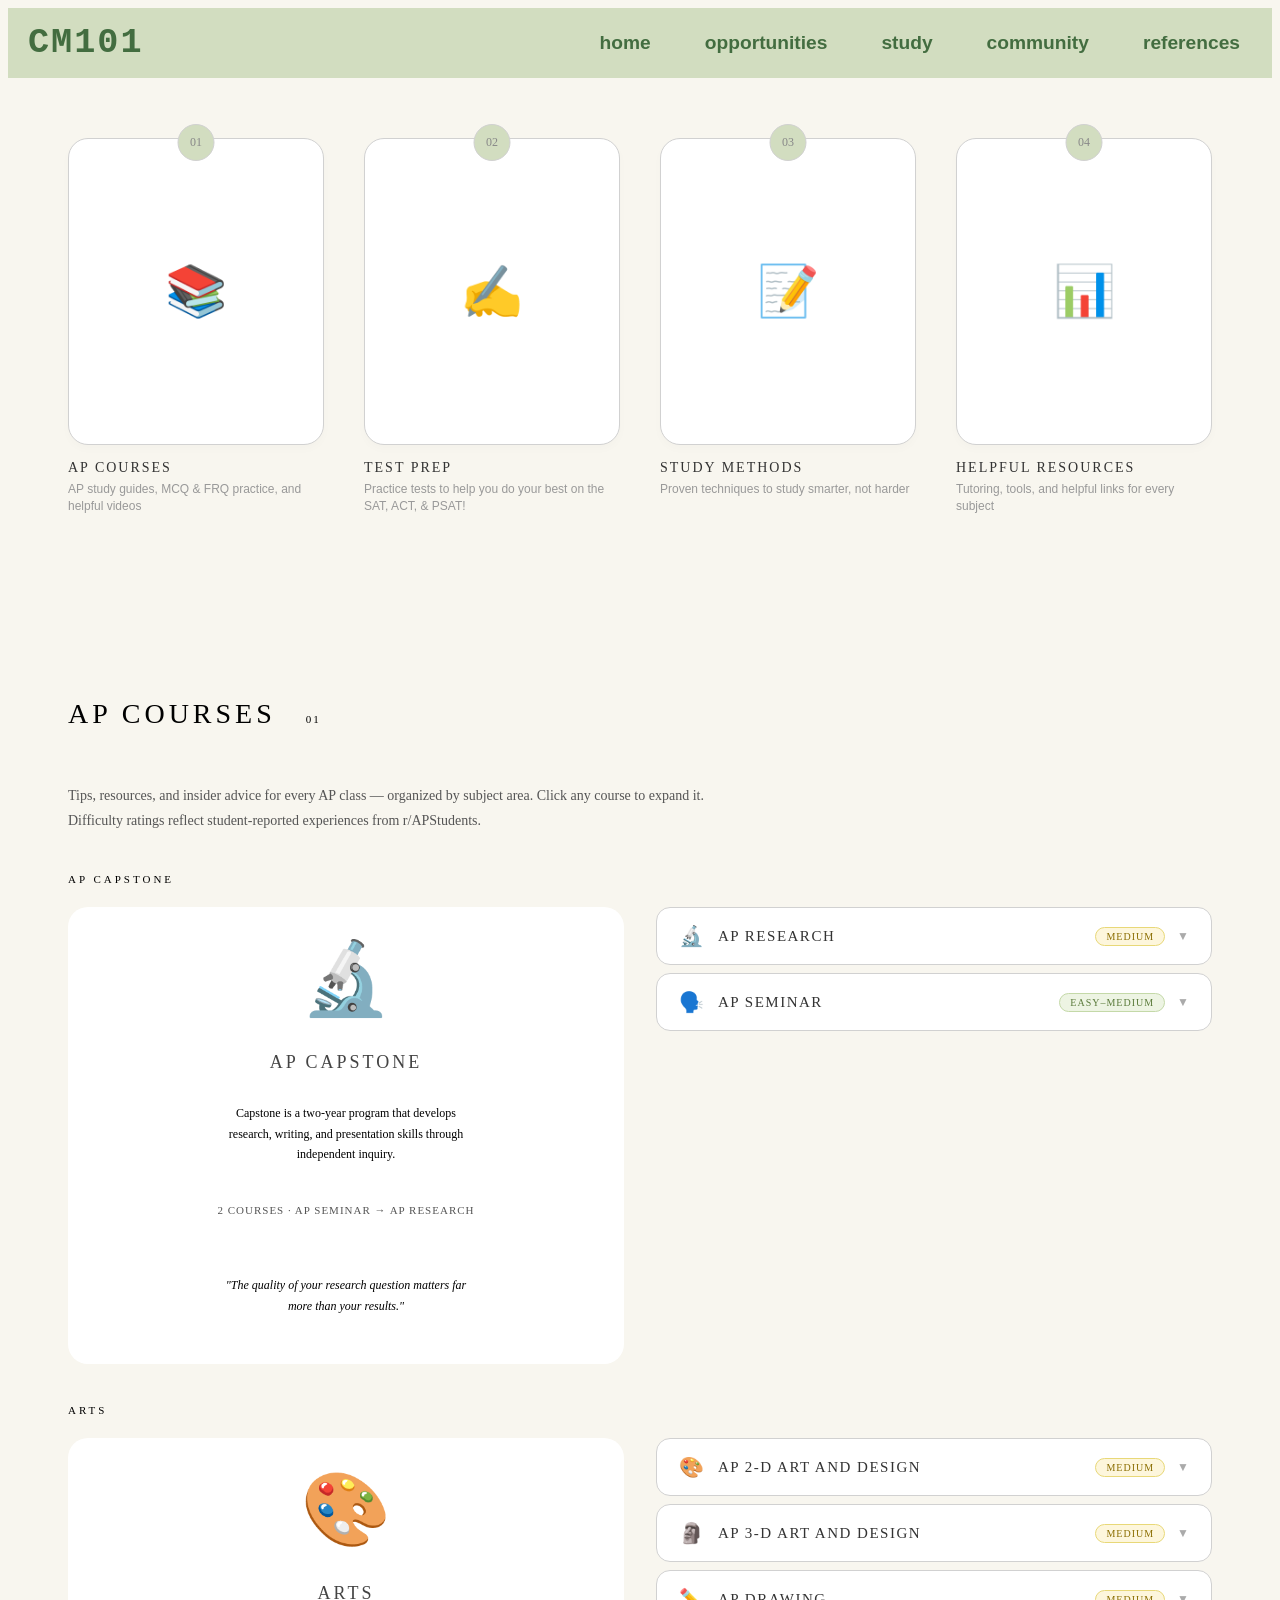
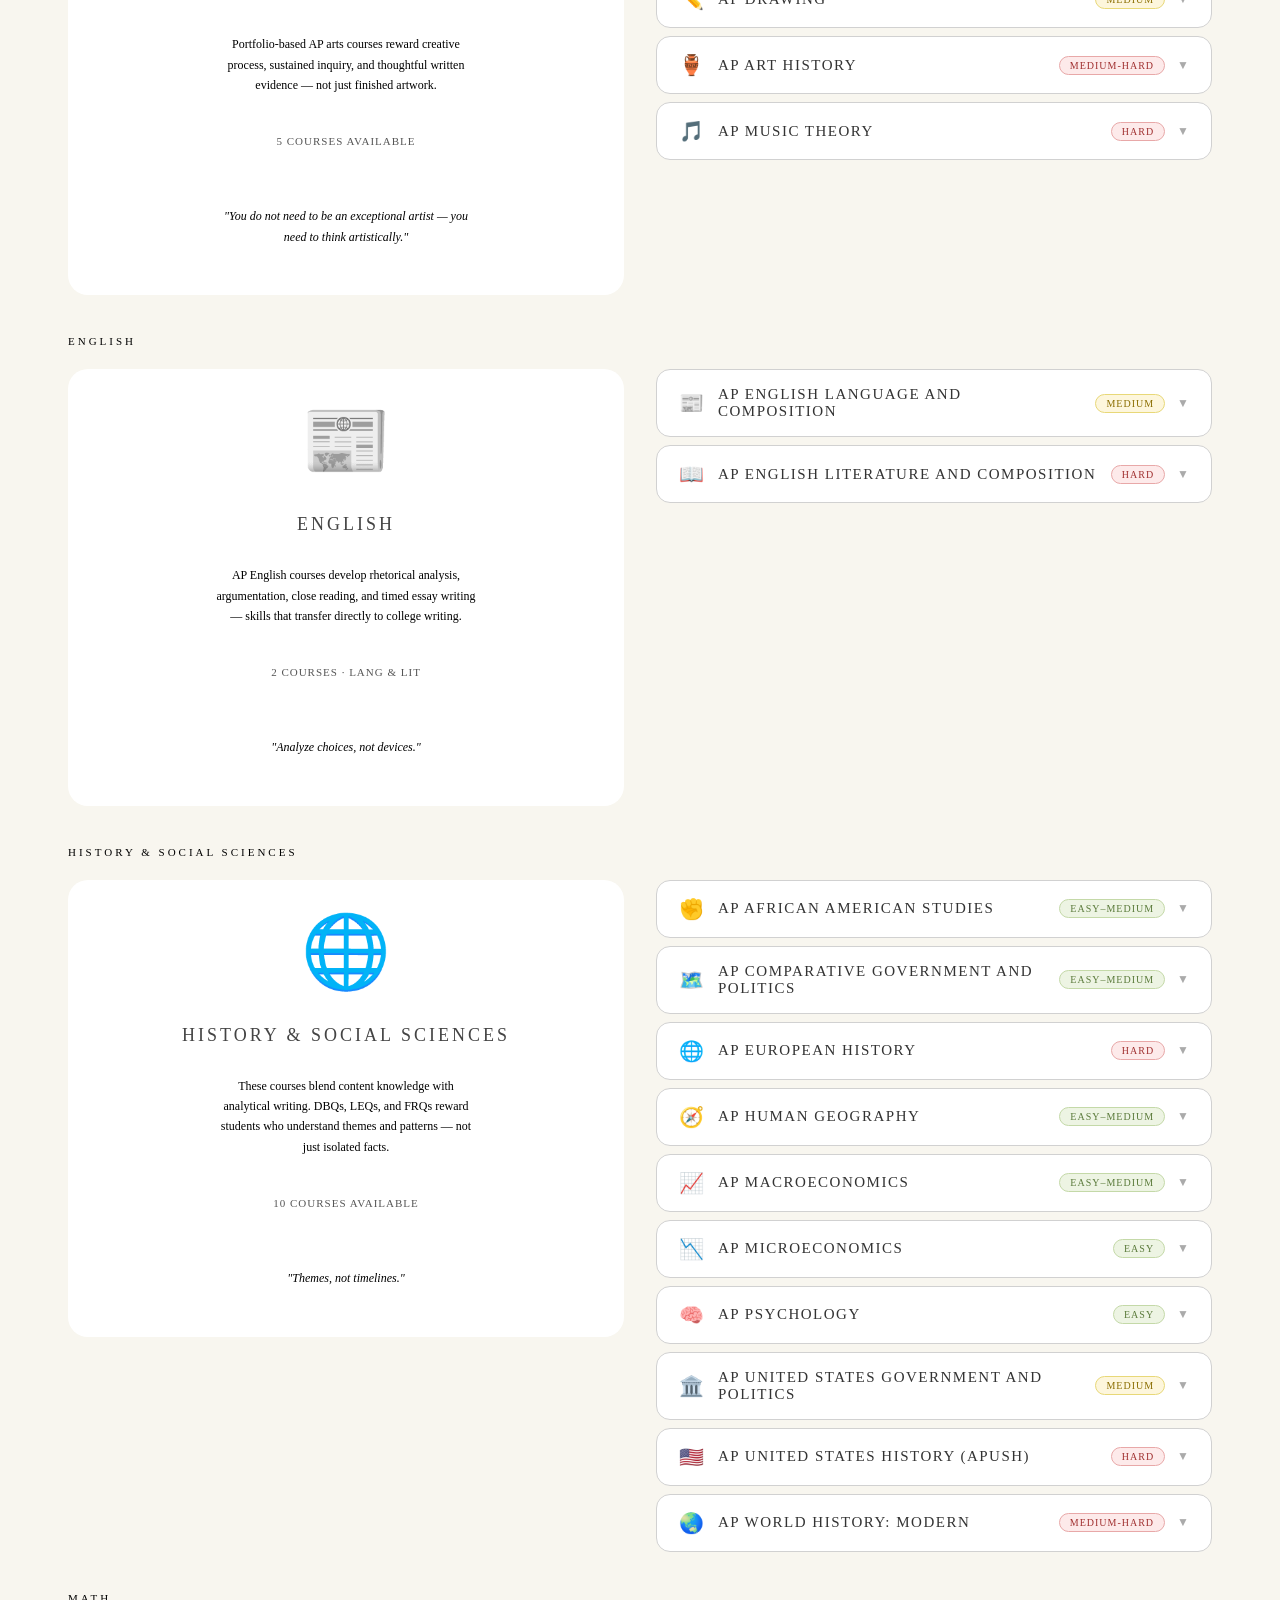
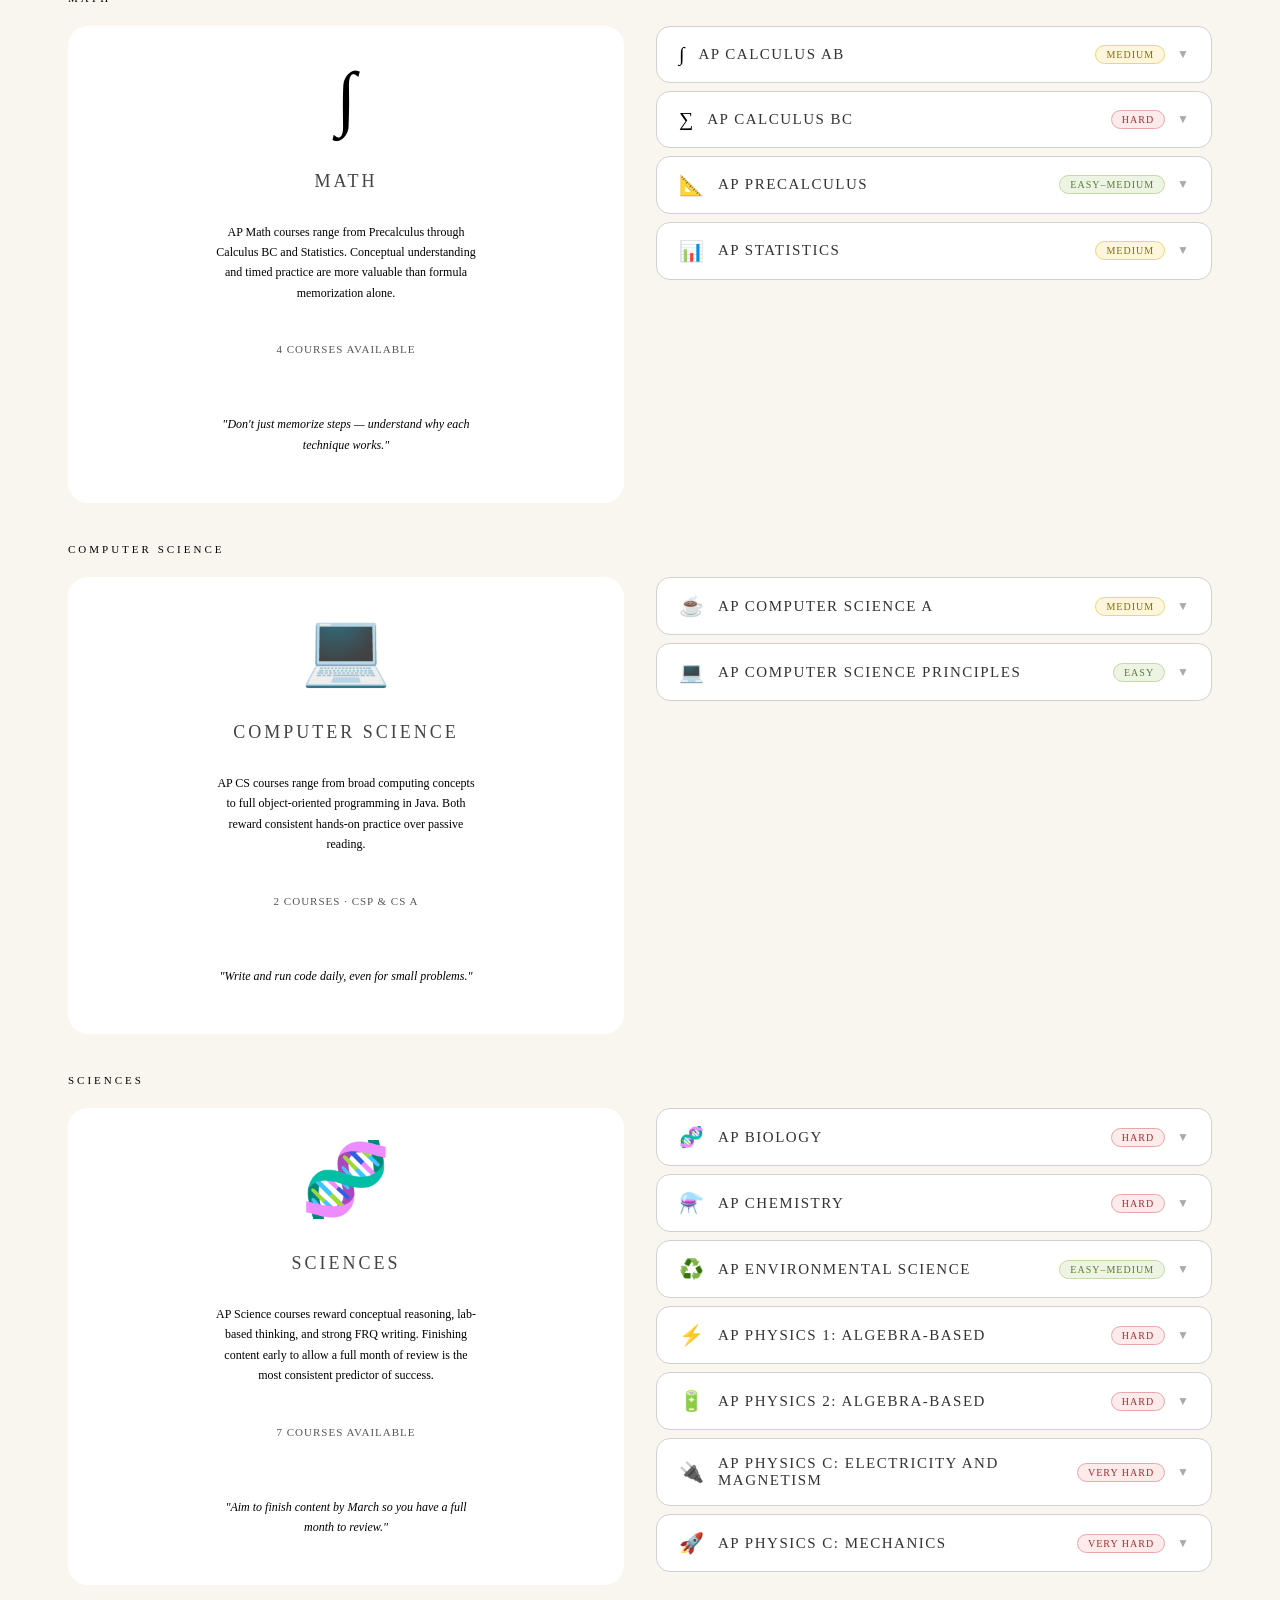
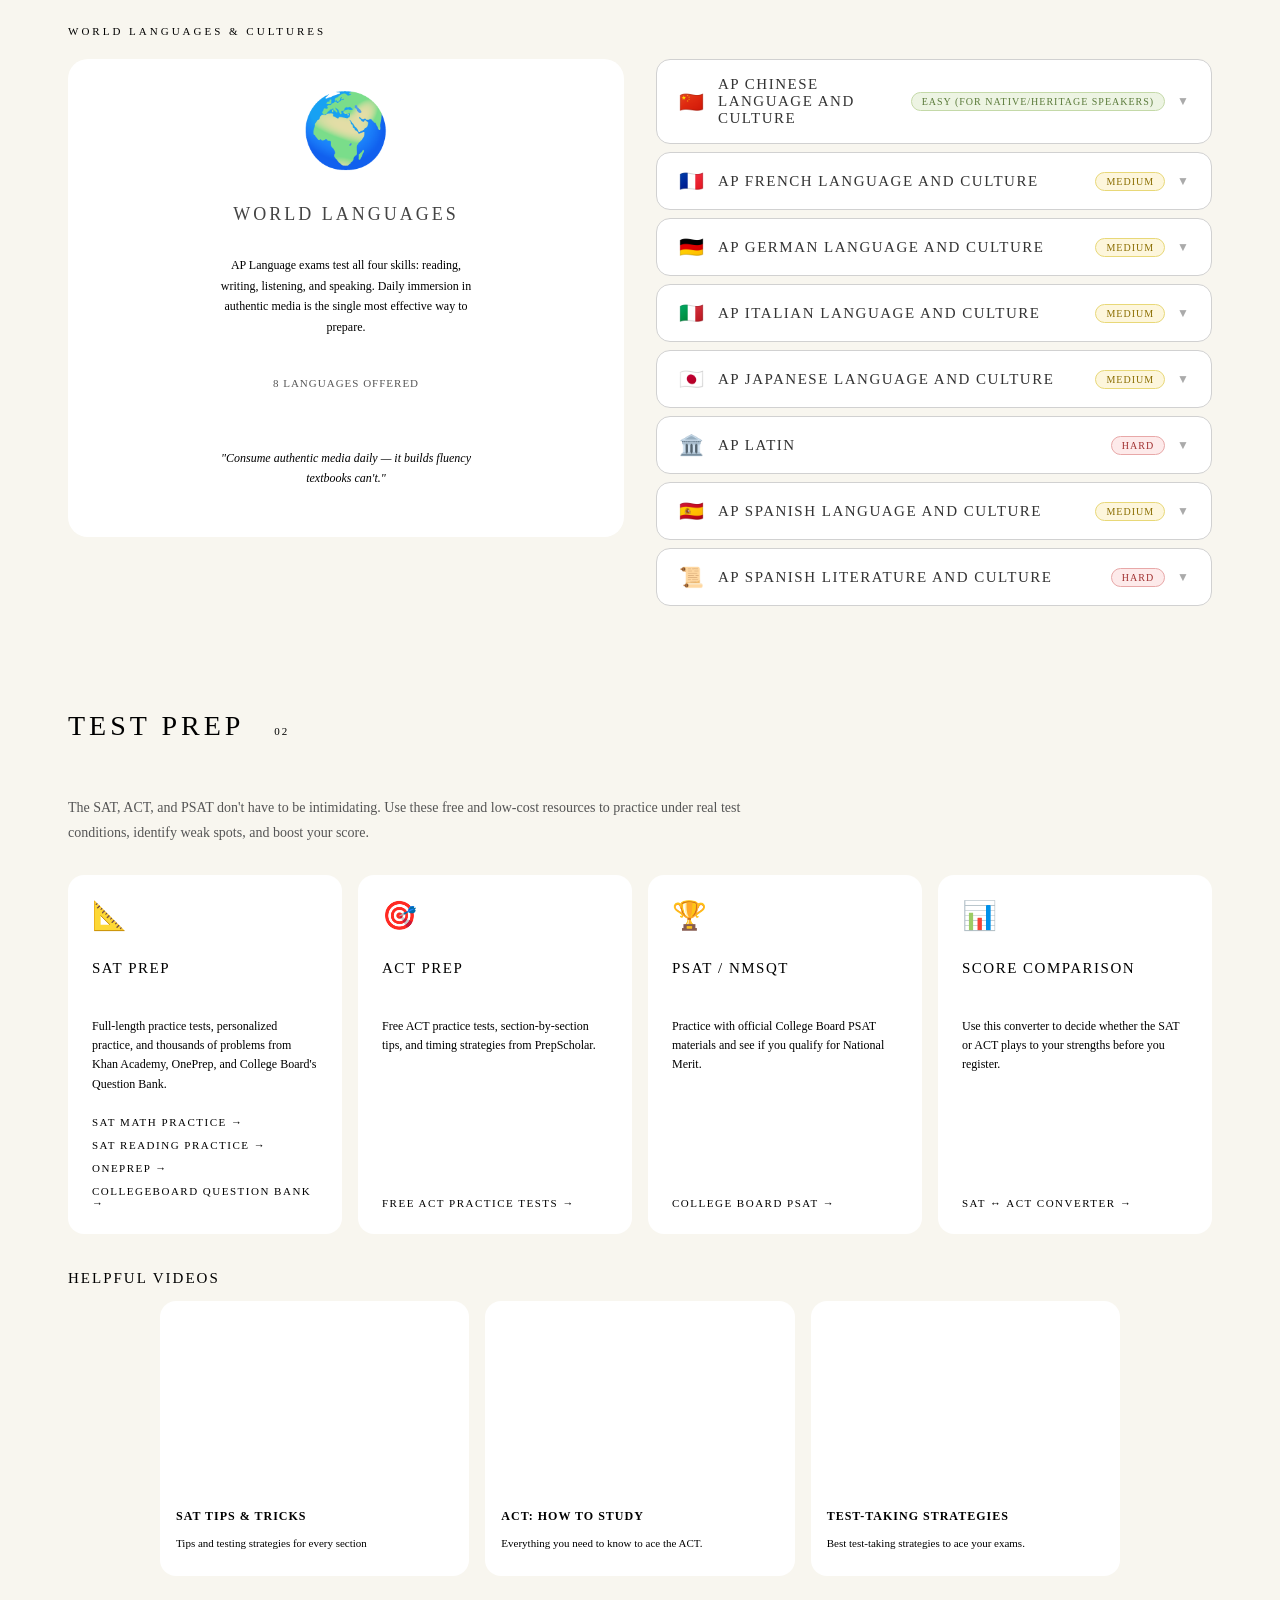
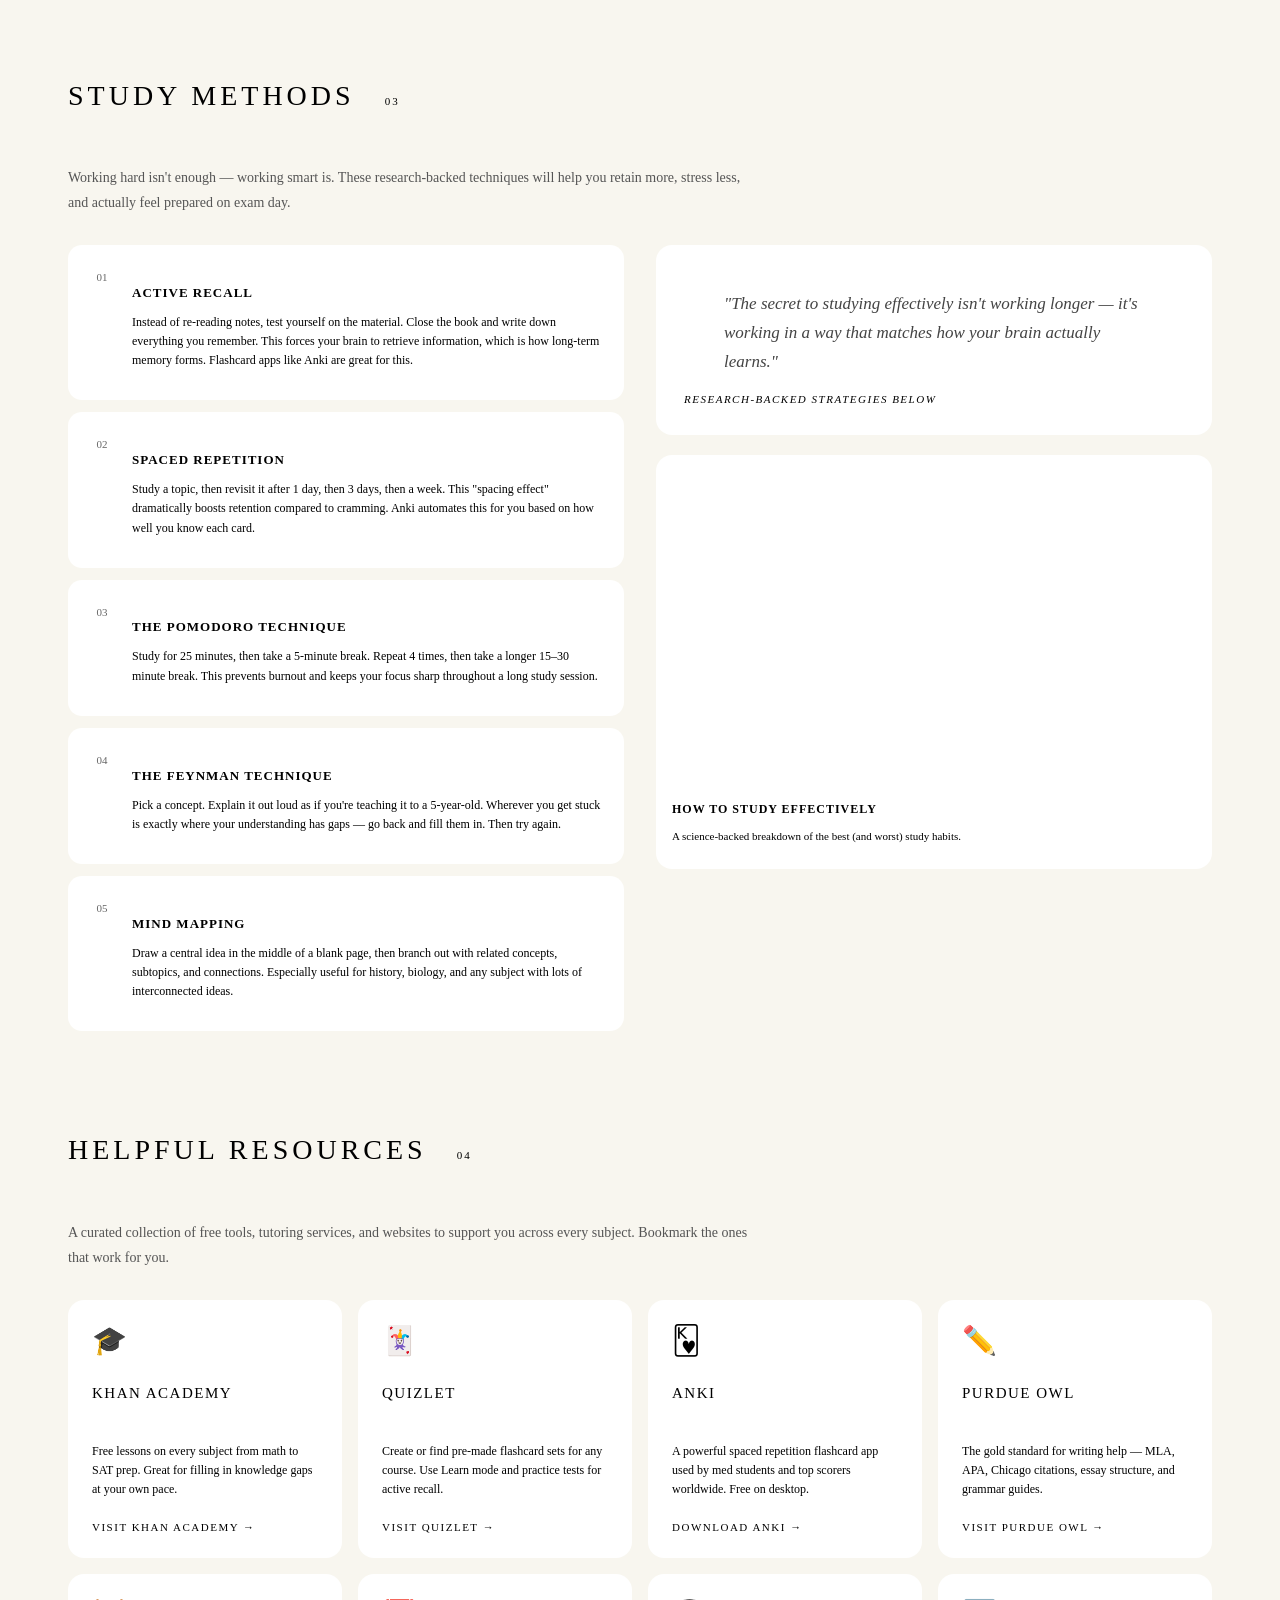
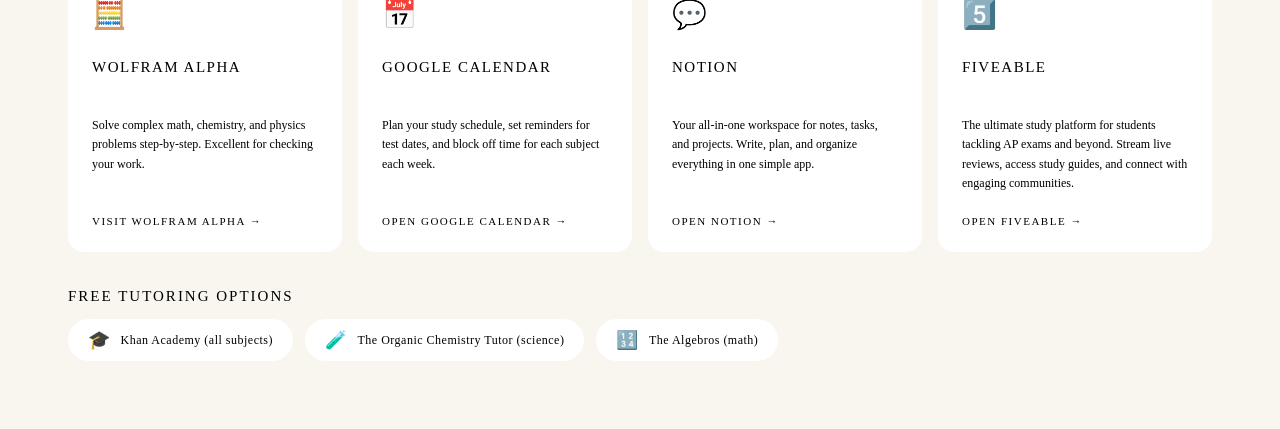
<file: src/study.html>
<!DOCTYPE html>
<html>
  <head>
    <title>JavaScript Sandbox</title>
    <meta charset="UTF-8" />
    <link rel="stylesheet" href="/src/styles.css" />
    <link rel="stylesheet" href="/src/study.css" />
    <style></style>
  </head>
  <body>
    <div class="tabs">
      <div class="left"><h1>CM101</h1></div>
      <div class="right">
        <a href="index.html"><button>home</button></a>
        <a href="/src/opportunities.html"><button>opportunities</button></a>
        <a href="/src/study.html"><button>study</button></a>
        <a href="/src/community.html"><button>community</button></a>
        <a href="/src/references.html"><button>references</button></a>
      </div>
    </div>

    <div class="catalog-grid">
      <a href="#ap" class="catalog-item">
        <div class="image-container">
          <div class="item-number">01</div>
          <div class="placeholder-img">📚</div>
        </div>
        <div class="item-details">
          <h3>AP Courses</h3>
          <p>AP study guides, MCQ &amp; FRQ practice, and helpful videos</p>
        </div>
      </a>
      <a href="#test" class="catalog-item">
        <div class="image-container">
          <div class="item-number">02</div>
          <div class="placeholder-img">✍️</div>
        </div>
        <div class="item-details">
          <h3>Test Prep</h3>
          <p>
            Practice tests to help you do your best on the SAT, ACT, &amp; PSAT!
          </p>
        </div>
      </a>
      <a href="#methods" class="catalog-item">
        <div class="image-container">
          <div class="item-number">03</div>
          <div class="placeholder-img">📝</div>
        </div>
        <div class="item-details">
          <h3>Study Methods</h3>
          <p>Proven techniques to study smarter, not harder</p>
        </div>
      </a>
      <a href="#help" class="catalog-item">
        <div class="image-container">
          <div class="item-number">04</div>
          <div class="placeholder-img">📊</div>
        </div>
        <div class="item-details">
          <h3>Helpful Resources</h3>
          <p>Tutoring, tools, and helpful links for every subject</p>
        </div>
      </a>
    </div>

    <hr class="section-divider" />

    <!-- CONTENT SECTIONS -->
    <div class="content-sections">
      <!-- AP COURSES -->
      <div id="ap" class="content-section">
        <div class="section-header">
          <h2>AP Courses</h2>
          <span class="section-number">01</span>
        </div>
        <p class="section-intro">
          Tips, resources, and insider advice for every AP class — organized by
          subject area. Click any course to expand it. Difficulty ratings
          reflect student-reported experiences from r/APStudents.
        </p>

        <!-- AP CAPSTONE -->
        <p class="ap-group-label">AP Capstone</p>
        <div class="ap-newspaper">
          <!-- Art panel -->
          <div class="ap-art-panel">
            <div class="panel-emoji">🔬</div>
            <div class="panel-divider"></div>
            <div class="panel-title">AP Capstone</div>
            <p class="panel-desc">
              Capstone is a two-year program that develops research, writing,
              and presentation skills through independent inquiry.
            </p>
            <div class="panel-stat">2 courses · AP Seminar → AP Research</div>
            <div class="panel-divider"></div>
            <p class="panel-desc" style="font-style: italic">
              "The quality of your research question matters far more than your
              results."
            </p>
          </div>
          <div class="ap-list">
            <div class="ap-item">
              <div class="ap-item-header" onclick="toggleAP(this)">
                <div class="ap-item-left">
                  <span class="ap-emoji">🔬</span>
                  <span class="ap-title">AP Research</span>
                </div>
                <span class="ap-difficulty diff-medium">Medium</span>
                <span class="ap-chevron">▼</span>
              </div>
              <div class="ap-body">
                <p>
                  AP Research is a year-long independent research course where
                  you produce an academic paper and present it to a panel. The
                  quality of your research question and methodology matters far
                  more than your results.
                </p>
                <ul class="ap-tips">
                  <li>
                    Have a clear, narrow research gap by second semester — it's
                    one of the most common points of failure.
                  </li>
                  <li>
                    Do not wait until the week before to start writing.
                    Consistent writing from February onward is the only way to
                    finish strong.
                  </li>
                  <li>
                    Avoid survey-based research. It requires extensive IRB
                    paperwork and typically yields limited, non-generalizable
                    results.
                  </li>
                  <li>
                    Social science approaches — such as data mining with a
                    theoretical framework, or critical textual analysis — tend
                    to be both manageable and impressive.
                  </li>
                  <li>
                    Use the five sample papers on the College Board website as
                    direct models for structure and tone.
                  </li>
                  <li>
                    A null result or hypothesis that isn't supported is
                    completely acceptable — graders care about process, not
                    outcome.
                  </li>
                </ul>
                <div class="ap-links">
                  <a
                    class="ap-link"
                    href="https://apcentral.collegeboard.org/courses/ap-research"
                    target="_blank"
                    >College Board →</a
                  >
                  <a
                    class="ap-link"
                    href="https://www.reddit.com/r/APStudents"
                    target="_blank"
                    >r/APStudents →</a
                  >
                </div>
              </div>
            </div>
            <div class="ap-item">
              <div class="ap-item-header" onclick="toggleAP(this)">
                <div class="ap-item-left">
                  <span class="ap-emoji">🗣️</span>
                  <span class="ap-title">AP Seminar</span>
                </div>
                <span class="ap-difficulty diff-easy">Easy–Medium</span>
                <span class="ap-chevron">▼</span>
              </div>
              <div class="ap-body">
                <p>
                  AP Seminar is a discussion and research-based course focused
                  on analyzing multiple perspectives on complex topics.
                  Performance depends heavily on your group work and individual
                  writing.
                </p>
                <ul class="ap-tips">
                  <li>
                    Choose group members carefully — collaborative assignments
                    make up a large portion of your grade.
                  </li>
                  <li>
                    Pick a topic that genuinely interests you; sustained
                    engagement over the year is much easier when you care about
                    the subject.
                  </li>
                  <li>
                    Do not procrastinate on the Team Multimedia Presentation or
                    Individual Research Report — both require significant
                    revision time.
                  </li>
                </ul>
                <div class="ap-links">
                  <a
                    class="ap-link"
                    href="https://apcentral.collegeboard.org/courses/ap-seminar"
                    target="_blank"
                    >College Board →</a
                  >
                  <a
                    class="ap-link"
                    href="https://www.missinformationcourses.com/uploads/3/0/3/7/30372357/ap_seminar_portfolio_guide.pdf"
                    target="_blank"
                    >Portfolio Guide →</a
                  >
                </div>
              </div>
            </div>
          </div>
        </div>

        <!-- ARTS -->
        <p class="ap-group-label">Arts</p>
        <div class="ap-newspaper">
          <div class="ap-art-panel">
            <div class="panel-emoji">🎨</div>
            <div class="panel-divider"></div>
            <div class="panel-title">Arts</div>
            <p class="panel-desc">
              Portfolio-based AP arts courses reward creative process, sustained
              inquiry, and thoughtful written evidence — not just finished
              artwork.
            </p>
            <div class="panel-stat">5 courses available</div>
            <div class="panel-divider"></div>
            <p class="panel-desc" style="font-style: italic">
              "You do not need to be an exceptional artist — you need to think
              artistically."
            </p>
          </div>
          <div class="ap-list">
            <div class="ap-item">
              <div class="ap-item-header" onclick="toggleAP(this)">
                <div class="ap-item-left">
                  <span class="ap-emoji">🎨</span
                  ><span class="ap-title">AP 2-D Art and Design</span>
                </div>
                <span class="ap-difficulty diff-medium">Medium</span
                ><span class="ap-chevron">▼</span>
              </div>
              <div class="ap-body">
                <p>
                  This portfolio-based course has three components: a Sustained
                  Investigation, Selected Works, and Written Evidence. You do
                  not need to be an exceptional artist — you need to think
                  artistically and explore a clear inquiry.
                </p>
                <ul class="ap-tips">
                  <li>
                    Upload all process work (thumbnails, sketches, studies,
                    notes) alongside finished pieces — College Board wants to
                    see your creative process, not just the end result.
                  </li>
                  <li>
                    Do not skimp on the written evidence. Explaining your
                    intent, process, and artistic growth is just as important as
                    the artwork itself.
                  </li>
                  <li>
                    Use art terminology (color, balance, form, line, etc.) in
                    your written responses wherever possible.
                  </li>
                  <li>
                    For Selected Works, choose your five strongest pieces
                    overall — they do not have to be from AP 2D and can include
                    personal work.
                  </li>
                  <li>
                    Experiment with mediums early. Photography, collage, and
                    mixed media are all valid.
                  </li>
                </ul>
                <div class="ap-links">
                  <a
                    class="ap-link"
                    href="https://apcentral.collegeboard.org/courses/ap-2-d-art-and-design"
                    target="_blank"
                    >College Board →</a
                  >
                  <a
                    class="ap-link"
                    href="https://campbellsartclass.weebly.com/samples-of-ap-2d-student-work.html"
                    target="_blank"
                    >Portfolio Examples →</a
                  >
                </div>
              </div>
            </div>
            <div class="ap-item">
              <div class="ap-item-header" onclick="toggleAP(this)">
                <div class="ap-item-left">
                  <span class="ap-emoji">🗿</span
                  ><span class="ap-title">AP 3-D Art and Design</span>
                </div>
                <span class="ap-difficulty diff-medium">Medium</span
                ><span class="ap-chevron">▼</span>
              </div>
              <div class="ap-body">
                <p>
                  A portfolio-based course emphasizing three-dimensional work,
                  from ceramics to sculpture to mixed-media installation. No
                  prior ceramics experience is required, but expect a learning
                  curve with new materials.
                </p>
                <ul class="ap-tips">
                  <li>
                    Start building your portfolio early and document everything
                    — moodboards, sketches, and progress photos all count as
                    process work.
                  </li>
                  <li>
                    Vary your materials and techniques across your Sustained
                    Investigation to demonstrate versatility.
                  </li>
                  <li>
                    Written evidence is heavily weighted. Be concise and make
                    sure every word connects to your inquiry.
                  </li>
                </ul>
                <div class="ap-links">
                  <a
                    class="ap-link"
                    href="https://apcentral.collegeboard.org/courses/ap-3-d-art-and-design"
                    target="_blank"
                    >College Board →</a
                  >
                </div>
              </div>
            </div>
            <div class="ap-item">
              <div class="ap-item-header" onclick="toggleAP(this)">
                <div class="ap-item-left">
                  <span class="ap-emoji">✏️</span
                  ><span class="ap-title">AP Drawing</span>
                </div>
                <span class="ap-difficulty diff-medium">Medium</span
                ><span class="ap-chevron">▼</span>
              </div>
              <div class="ap-body">
                <p>
                  AP Drawing rewards students who demonstrate a clear, sustained
                  artistic inquiry supported by diverse media and strong written
                  reflections.
                </p>
                <ul class="ap-tips">
                  <li>
                    Use multiple traditional mediums — College Board does not
                    favor portfolios consisting solely of digital or graphic
                    art.
                  </li>
                  <li>
                    Progress shots and planning pages count toward your
                    portfolio.
                  </li>
                  <li>
                    Your artwork must be guided by your inquiry — not simply
                    related to it.
                  </li>
                </ul>
                <div class="ap-links">
                  <a
                    class="ap-link"
                    href="https://apcentral.collegeboard.org/courses/ap-drawing"
                    target="_blank"
                    >College Board →</a
                  >
                </div>
              </div>
            </div>
            <div class="ap-item">
              <div class="ap-item-header" onclick="toggleAP(this)">
                <div class="ap-item-left">
                  <span class="ap-emoji">🏺</span
                  ><span class="ap-title">AP Art History</span>
                </div>
                <span class="ap-difficulty diff-hard">Medium-Hard</span
                ><span class="ap-chevron">▼</span>
              </div>
              <div class="ap-body">
                <p>
                  AP Art History requires memorization of 250 required works of
                  art alongside strong analytical writing skills for FRQs.
                </p>
                <ul class="ap-tips">
                  <li>
                    Memorize the content, context, and function for all 250
                    required works. There is no shortcut here.
                  </li>
                  <li>
                    Use Quizlet — there are great community-made AP Art History
                    decks covering every required work.
                  </li>
                  <li>
                    Practice FRQs extensively. The exam includes 6 FRQ types,
                    and timed practice is the most effective preparation.
                  </li>
                </ul>
                <div class="ap-links">
                  <a
                    class="ap-link"
                    href="https://apcentral.collegeboard.org/courses/ap-art-history"
                    target="_blank"
                    >College Board →</a
                  >
                  <a
                    class="ap-link"
                    href="https://www.khanacademy.org/humanities/ap-art-history"
                    target="_blank"
                    >Khan Academy →</a
                  >
                  <a
                    class="ap-link"
                    href="https://quizlet.com/218571894/ap-art-history-250-flash-cards/"
                    target="_blank"
                    >Quizlet →</a
                  >
                </div>
              </div>
            </div>
            <div class="ap-item">
              <div class="ap-item-header" onclick="toggleAP(this)">
                <div class="ap-item-left">
                  <span class="ap-emoji">🎵</span
                  ><span class="ap-title">AP Music Theory</span>
                </div>
                <span class="ap-difficulty diff-hard">Hard</span
                ><span class="ap-chevron">▼</span>
              </div>
              <div class="ap-body">
                <p>
                  AP Music Theory is uniquely challenging because of its aural
                  component — you must hear, identify, and notate music under
                  significant time pressure.
                </p>
                <ul class="ap-tips">
                  <li>
                    Speed up your MCQ pace in practice. There is very little
                    time between audio clips on exam day.
                  </li>
                  <li>
                    Practice harmonic dictation regularly. Focus on training
                    your ear to hear the bass line.
                  </li>
                  <li>
                    Print out released FRQs and practice with physical paper to
                    better simulate exam conditions.
                  </li>
                </ul>
                <div class="ap-links">
                  <a
                    class="ap-link"
                    href="https://apcentral.collegeboard.org/courses/ap-music-theory"
                    target="_blank"
                    >College Board →</a
                  >
                  <a
                    class="ap-link"
                    href="https://www.musictheory.net"
                    target="_blank"
                    >musictheory.net →</a
                  >
                </div>
              </div>
            </div>
          </div>
        </div>

        <!-- ENGLISH -->
        <p class="ap-group-label">English</p>
        <div class="ap-newspaper">
          <div class="ap-art-panel">
            <div class="panel-emoji">📰</div>
            <div class="panel-divider"></div>
            <div class="panel-title">English</div>
            <p class="panel-desc">
              AP English courses develop rhetorical analysis, argumentation,
              close reading, and timed essay writing — skills that transfer
              directly to college writing.
            </p>
            <div class="panel-stat">2 courses · Lang &amp; Lit</div>
            <div class="panel-divider"></div>
            <p class="panel-desc" style="font-style: italic">
              "Analyze choices, not devices."
            </p>
          </div>
          <div class="ap-list">
            <div class="ap-item">
              <div class="ap-item-header" onclick="toggleAP(this)">
                <div class="ap-item-left">
                  <span class="ap-emoji">📰</span
                  ><span class="ap-title"
                    >AP English Language and Composition</span
                  >
                </div>
                <span class="ap-difficulty diff-medium">Medium</span
                ><span class="ap-chevron">▼</span>
              </div>
              <div class="ap-body">
                <p>
                  AP Lang focuses on rhetorical analysis, argumentation, and
                  synthesis writing. The exam rewards students who analyze
                  rhetorical choices in depth rather than listing devices
                  superficially.
                </p>
                <ul class="ap-tips">
                  <li>
                    Always read the italicized introductory text before the
                    passage — it hands you the rhetorical situation directly.
                  </li>
                  <li>
                    Analyze choices, not devices. Instead of "the author uses a
                    metaphor," write "the author compares X to Y in order to..."
                  </li>
                  <li>
                    Select two major rhetorical choices and analyze them deeply
                    rather than listing six devices superficially.
                  </li>
                </ul>
                <div class="ap-links">
                  <a
                    class="ap-link"
                    href="https://apcentral.collegeboard.org/courses/ap-english-language-and-composition/exam/past-exam-questions"
                    target="_blank"
                    >Past FRQs →</a
                  >
                </div>
              </div>
            </div>
            <div class="ap-item">
              <div class="ap-item-header" onclick="toggleAP(this)">
                <div class="ap-item-left">
                  <span class="ap-emoji">📖</span
                  ><span class="ap-title"
                    >AP English Literature and Composition</span
                  >
                </div>
                <span class="ap-difficulty diff-hard">Hard</span
                ><span class="ap-chevron">▼</span>
              </div>
              <div class="ap-body">
                <p>
                  AP Lit demands genuine close-reading ability, strong essay
                  writing under time pressure, and familiarity with a wide range
                  of literary works.
                </p>
                <ul class="ap-tips">
                  <li>
                    Take detailed, original notes throughout the year — avoid
                    LitCharts and SparkNotes, which prevent analytical depth.
                  </li>
                  <li>
                    Read at least one Shakespeare play thoroughly. Shakespeare's
                    density prepares you to handle any passage the exam
                    presents.
                  </li>
                  <li>
                    Practice timed essay writing all year and cap practice
                    sessions at 40 minutes per essay, no exceptions.
                  </li>
                </ul>
                <div class="ap-links">
                  <a
                    class="ap-link"
                    href="https://apcentral.collegeboard.org/courses/ap-english-literature-and-composition/exam/past-exam-questions"
                    target="_blank"
                    >Past FRQs →</a
                  >
                </div>
              </div>
            </div>
          </div>
        </div>

        <!-- HISTORY & SOCIAL SCIENCES -->
        <p class="ap-group-label">History &amp; Social Sciences</p>
        <div class="ap-newspaper">
          <div class="ap-art-panel">
            <div class="panel-emoji">🌐</div>
            <div class="panel-divider"></div>
            <div class="panel-title">History &amp; Social Sciences</div>
            <p class="panel-desc">
              These courses blend content knowledge with analytical writing.
              DBQs, LEQs, and FRQs reward students who understand themes and
              patterns — not just isolated facts.
            </p>
            <div class="panel-stat">10 courses available</div>
            <div class="panel-divider"></div>
            <p class="panel-desc" style="font-style: italic">
              "Themes, not timelines."
            </p>
          </div>
          <div class="ap-list">
            <div class="ap-item">
              <div class="ap-item-header" onclick="toggleAP(this)">
                <div class="ap-item-left">
                  <span class="ap-emoji">✊</span
                  ><span class="ap-title">AP African American Studies</span>
                </div>
                <span class="ap-difficulty diff-easy">Easy–Medium</span
                ><span class="ap-chevron">▼</span>
              </div>
              <div class="ap-body">
                <p>
                  A relatively new AP course covering the history, culture, and
                  contributions of African Americans from the African diaspora
                  to the present day.
                </p>
                <ul class="ap-tips">
                  <li>
                    Engage seriously with primary sources and theoretical
                    frameworks — this course rewards critical analysis over
                    surface-level recall.
                  </li>
                  <li>
                    Practice the FRQ format early using released materials on
                    the College Board website.
                  </li>
                  <li>
                    Connect themes across time periods rather than treating each
                    unit in isolation.
                  </li>
                </ul>
                <div class="ap-links">
                  <a
                    class="ap-link"
                    href="https://apcentral.collegeboard.org/courses/ap-african-american-studies"
                    target="_blank"
                    >College Board →</a
                  >
                </div>
              </div>
            </div>
            <div class="ap-item">
              <div class="ap-item-header" onclick="toggleAP(this)">
                <div class="ap-item-left">
                  <span class="ap-emoji">🗺️</span
                  ><span class="ap-title"
                    >AP Comparative Government and Politics</span
                  >
                </div>
                <span class="ap-difficulty diff-easy">Easy–Medium</span
                ><span class="ap-chevron">▼</span>
              </div>
              <div class="ap-body">
                <p>
                  AP Comp Gov covers the political systems of six countries:
                  China, Iran, Mexico, Nigeria, Russia, and the UK.
                </p>
                <ul class="ap-tips">
                  <li>
                    Create a comparison chart for each of the six countries
                    across key dimensions.
                  </li>
                  <li>
                    The FRQ section often asks you to compare two or more
                    countries directly — practice this format explicitly.
                  </li>
                  <li>
                    Keep up with current events in the six countries, as the
                    exam regularly includes contemporary examples.
                  </li>
                </ul>
                <div class="ap-links">
                  <a
                    class="ap-link"
                    href="https://apcentral.collegeboard.org/courses/ap-comparative-government-and-politics"
                    target="_blank"
                    >College Board →</a
                  >
                </div>
              </div>
            </div>
            <div class="ap-item">
              <div class="ap-item-header" onclick="toggleAP(this)">
                <div class="ap-item-left">
                  <span class="ap-emoji">🌐</span
                  ><span class="ap-title">AP European History</span>
                </div>
                <span class="ap-difficulty diff-hard">Hard</span
                ><span class="ap-chevron">▼</span>
              </div>
              <div class="ap-body">
                <p>
                  AP Euro covers over 600 years of European history and requires
                  both strong content knowledge and advanced essay writing
                  skills, including the DBQ and LEQ.
                </p>
                <ul class="ap-tips">
                  <li>
                    Focus on thematic patterns (state building, religion,
                    economics, social change) rather than memorizing isolated
                    events.
                  </li>
                  <li>
                    Practice DBQ document annotation: identify HAPP for each
                    source.
                  </li>
                  <li>
                    Write at least five timed practice LEQs and DBQs before exam
                    day.
                  </li>
                </ul>
                <div class="ap-links">
                  <a
                    class="ap-link"
                    href="https://apcentral.collegeboard.org/courses/ap-european-history"
                    target="_blank"
                    >College Board →</a
                  >
                  <a
                    class="ap-link"
                    href="https://www.youtube.com/@heimlershistory"
                    target="_blank"
                    >Heimler's History →</a
                  >
                </div>
              </div>
            </div>
            <div class="ap-item">
              <div class="ap-item-header" onclick="toggleAP(this)">
                <div class="ap-item-left">
                  <span class="ap-emoji">🧭</span
                  ><span class="ap-title">AP Human Geography</span>
                </div>
                <span class="ap-difficulty diff-easy">Easy–Medium</span
                ><span class="ap-chevron">▼</span>
              </div>
              <div class="ap-body">
                <p>
                  AP Human Geography is commonly a student's first AP course.
                  Vocabulary-heavy but conceptually approachable.
                </p>
                <ul class="ap-tips">
                  <li>
                    Master the vocabulary. A large share of MCQ questions can be
                    answered correctly if you know key terms cold.
                  </li>
                  <li>
                    Practice applying concepts to real-world examples — FRQs ask
                    you to use specific evidence, not just define terms.
                  </li>
                  <li>
                    Flashcards are particularly effective for this course given
                    its vocabulary load.
                  </li>
                </ul>
                <div class="ap-links">
                  <a
                    class="ap-link"
                    href="https://apcentral.collegeboard.org/courses/ap-human-geography"
                    target="_blank"
                    >College Board →</a
                  >
                  <a
                    class="ap-link"
                    href="https://youtube.com/@mrsinn"
                    target="_blank"
                    >Mr. Sinn →</a
                  >
                </div>
              </div>
            </div>
            <div class="ap-item">
              <div class="ap-item-header" onclick="toggleAP(this)">
                <div class="ap-item-left">
                  <span class="ap-emoji">📈</span
                  ><span class="ap-title">AP Macroeconomics</span>
                </div>
                <span class="ap-difficulty diff-easy">Easy–Medium</span
                ><span class="ap-chevron">▼</span>
              </div>
              <div class="ap-body">
                <p>
                  AP Macro covers the economy as a whole — GDP, inflation,
                  unemployment, fiscal policy, and monetary policy.
                </p>
                <ul class="ap-tips">
                  <li>
                    Master the core graphs: the PPC, AD/AS model, and Money
                    Market — they appear constantly on both MCQs and FRQs.
                  </li>
                  <li>
                    Practice drawing and labeling graphs quickly and accurately.
                  </li>
                  <li>
                    Take as many released FRQs as possible — the format is
                    highly repetitive.
                  </li>
                </ul>
                <div class="ap-links">
                  <a
                    class="ap-link"
                    href="https://apcentral.collegeboard.org/courses/ap-macroeconomics"
                    target="_blank"
                    >College Board →</a
                  >
                  <a
                    class="ap-link"
                    href="https://www.khanacademy.org/economics-finance-domain/ap-macroeconomics"
                    target="_blank"
                    >Khan Academy →</a
                  >
                </div>
              </div>
            </div>
            <div class="ap-item">
              <div class="ap-item-header" onclick="toggleAP(this)">
                <div class="ap-item-left">
                  <span class="ap-emoji">📉</span
                  ><span class="ap-title">AP Microeconomics</span>
                </div>
                <span class="ap-difficulty diff-easy">Easy</span
                ><span class="ap-chevron">▼</span>
              </div>
              <div class="ap-body">
                <p>
                  AP Micro examines individual consumers, firms, and markets. It
                  has one of the higher rates of 5s among AP exams.
                </p>
                <ul class="ap-tips">
                  <li>
                    Learn and practice all the key supply and demand graphs, as
                    well as cost curves for firms.
                  </li>
                  <li>
                    Understand market structures (perfect competition, monopoly,
                    oligopoly) thoroughly, including MR = MC.
                  </li>
                  <li>
                    Complete all available past FRQs from College Board and
                    check your responses against the scoring guidelines.
                  </li>
                </ul>
                <div class="ap-links">
                  <a
                    class="ap-link"
                    href="https://apcentral.collegeboard.org/courses/ap-microeconomics"
                    target="_blank"
                    >College Board →</a
                  >
                  <a
                    class="ap-link"
                    href="https://www.khanacademy.org/economics-finance-domain/ap-microeconomics"
                    target="_blank"
                    >Khan Academy →</a
                  >
                </div>
              </div>
            </div>
            <div class="ap-item">
              <div class="ap-item-header" onclick="toggleAP(this)">
                <div class="ap-item-left">
                  <span class="ap-emoji">🧠</span
                  ><span class="ap-title">AP Psychology</span>
                </div>
                <span class="ap-difficulty diff-easy">Easy</span
                ><span class="ap-chevron">▼</span>
              </div>
              <div class="ap-body">
                <p>
                  AP Psychology is widely considered one of the most
                  approachable AP courses, covering major theories and research
                  in psychology.
                </p>
                <ul class="ap-tips">
                  <li>
                    Vocabulary is the core of this exam. Build flashcard decks
                    for each unit and review them consistently.
                  </li>
                  <li>
                    FRQs are straightforward — they ask you to define terms and
                    apply them to a scenario.
                  </li>
                  <li>
                    Learn all major theorists and their associated theories.
                    Confusing Freud with Erikson or Skinner with Bandura is a
                    common and costly mistake.
                  </li>
                </ul>
                <div class="ap-links">
                  <a
                    class="ap-link"
                    href="https://apcentral.collegeboard.org/courses/ap-psychology"
                    target="_blank"
                    >College Board →</a
                  >
                  <a
                    class="ap-link"
                    href="https://youtube.com/@mrsinn"
                    target="_blank"
                    >Mr. Sinn →</a
                  >
                </div>
              </div>
            </div>
            <div class="ap-item">
              <div class="ap-item-header" onclick="toggleAP(this)">
                <div class="ap-item-left">
                  <span class="ap-emoji">🏛️</span
                  ><span class="ap-title"
                    >AP United States Government and Politics</span
                  >
                </div>
                <span class="ap-difficulty diff-medium">Medium</span
                ><span class="ap-chevron">▼</span>
              </div>
              <div class="ap-body">
                <p>
                  AP Gov covers the structure and function of U.S. government.
                  The 15 required foundational documents and 9 required Supreme
                  Court cases are tested heavily.
                </p>
                <ul class="ap-tips">
                  <li>
                    Know all 15 required documents and 9 required Supreme Court
                    cases thoroughly.
                  </li>
                  <li>
                    The Argument Essay FRQ requires you to write a structured
                    argument using a required document.
                  </li>
                  <li>
                    Distinguish between the formal powers and informal powers of
                    each branch.
                  </li>
                </ul>
                <div class="ap-links">
                  <a
                    class="ap-link"
                    href="https://apcentral.collegeboard.org/courses/ap-united-states-government-and-politics"
                    target="_blank"
                    >College Board →</a
                  >
                  <a
                    class="ap-link"
                    href="https://www.khanacademy.org/humanities/ap-us-government-and-politics"
                    target="_blank"
                    >Khan Academy →</a
                  >
                  <a
                    class="ap-link"
                    href="https://www.youtube.com/@heimlershistory"
                    target="_blank"
                    >Heimler's History →</a
                  >
                </div>
              </div>
            </div>
            <div class="ap-item">
              <div class="ap-item-header" onclick="toggleAP(this)">
                <div class="ap-item-left">
                  <span class="ap-emoji">🇺🇸</span
                  ><span class="ap-title"
                    >AP United States History (APUSH)</span
                  >
                </div>
                <span class="ap-difficulty diff-hard">Hard</span
                ><span class="ap-chevron">▼</span>
              </div>
              <div class="ap-body">
                <p>
                  APUSH covers American history from 1491 to the present across
                  nine chronological periods. It demands both content knowledge
                  and strong analytical writing.
                </p>
                <ul class="ap-tips">
                  <li>
                    Focus on understanding broad historical themes and patterns
                    rather than memorizing isolated dates and facts.
                  </li>
                  <li>
                    Practice DBQ document annotation from early in the year:
                    identify historical context, audience, purpose, and point of
                    view.
                  </li>
                  <li>Write and outline practice LEQs and SAQs regularly.</li>
                </ul>
                <div class="ap-links">
                  <a
                    class="ap-link"
                    href="https://apcentral.collegeboard.org/courses/ap-united-states-history"
                    target="_blank"
                    >College Board →</a
                  >
                  <a
                    class="ap-link"
                    href="https://www.khanacademy.org/humanities/ap-us-history"
                    target="_blank"
                    >Khan Academy →</a
                  >
                  <a
                    class="ap-link"
                    href="https://www.youtube.com/@heimlershistory"
                    target="_blank"
                    >Heimler's History →</a
                  >
                </div>
              </div>
            </div>
            <div class="ap-item">
              <div class="ap-item-header" onclick="toggleAP(this)">
                <div class="ap-item-left">
                  <span class="ap-emoji">🌏</span
                  ><span class="ap-title">AP World History: Modern</span>
                </div>
                <span class="ap-difficulty diff-hard">Medium-Hard</span
                ><span class="ap-chevron">▼</span>
              </div>
              <div class="ap-body">
                <p>
                  AP World History covers global history from 1200 CE to the
                  present. The scope is vast, and the DBQ and LEQ essay formats
                  require strong analytical writing.
                </p>
                <ul class="ap-tips">
                  <li>
                    Learn the five course themes and use them to organize your
                    knowledge.
                  </li>
                  <li>
                    Prioritize the DBQ. It requires you to incorporate
                    documents, outside evidence, and contextualization all in
                    one essay.
                  </li>
                  <li>
                    Start practicing FRQs earlier than you think you need to.
                  </li>
                </ul>
                <div class="ap-links">
                  <a
                    class="ap-link"
                    href="https://apcentral.collegeboard.org/courses/ap-world-history"
                    target="_blank"
                    >College Board →</a
                  >
                  <a
                    class="ap-link"
                    href="https://www.youtube.com/@heimlershistory"
                    target="_blank"
                    >Heimler's History →</a
                  >
                  <a
                    class="ap-link"
                    href="https://youtube.com/@freeman_pedia?si=ACqKIS-ekOP_H-p3"
                    target="_blank"
                    >Freeman Pedia →</a
                  >
                </div>
              </div>
            </div>
          </div>
        </div>

        <!-- MATH -->
        <p class="ap-group-label">Math</p>
        <div class="ap-newspaper">
          <div class="ap-art-panel">
            <div class="panel-emoji">∫</div>
            <div class="panel-divider"></div>
            <div class="panel-title">Math</div>
            <p class="panel-desc">
              AP Math courses range from Precalculus through Calculus BC and
              Statistics. Conceptual understanding and timed practice are more
              valuable than formula memorization alone.
            </p>
            <div class="panel-stat">4 courses available</div>
            <div class="panel-divider"></div>
            <p class="panel-desc" style="font-style: italic">
              "Don't just memorize steps — understand why each technique works."
            </p>
          </div>
          <div class="ap-list">
            <div class="ap-item">
              <div class="ap-item-header" onclick="toggleAP(this)">
                <div class="ap-item-left">
                  <span class="ap-emoji">∫</span
                  ><span class="ap-title">AP Calculus AB</span>
                </div>
                <span class="ap-difficulty diff-medium">Medium</span
                ><span class="ap-chevron">▼</span>
              </div>
              <div class="ap-body">
                <p>
                  AP Calculus AB covers limits, derivatives, and integrals —
                  roughly equivalent to one semester of college calculus.
                </p>
                <ul class="ap-tips">
                  <li>
                    Make sure your precalculus and algebra foundations are solid
                    before diving in.
                  </li>
                  <li>
                    Create and review flashcards for derivative rules, integral
                    formulas, and key theorems throughout the year.
                  </li>
                  <li>
                    Practice FRQs weekly and review scoring guidelines
                    carefully.
                  </li>
                </ul>
                <div class="ap-links">
                  <a
                    class="ap-link"
                    href="https://apcentral.collegeboard.org/courses/ap-calculus-ab"
                    target="_blank"
                    >College Board →</a
                  >
                  <a
                    class="ap-link"
                    href="https://www.khanacademy.org/math/ap-calculus-ab"
                    target="_blank"
                    >Khan Academy →</a
                  >
                  <a
                    class="ap-link"
                    href="https://youtube.com/playlist?list=PLTyfDsD2vBgOEAi4vkiYq1RXZPm2PIEeA"
                    target="_blank"
                    >Project Explained →</a
                  >
                </div>
              </div>
            </div>
            <div class="ap-item">
              <div class="ap-item-header" onclick="toggleAP(this)">
                <div class="ap-item-left">
                  <span class="ap-emoji">∑</span
                  ><span class="ap-title">AP Calculus BC</span>
                </div>
                <span class="ap-difficulty diff-hard">Hard</span
                ><span class="ap-chevron">▼</span>
              </div>
              <div class="ap-body">
                <p>
                  AP Calculus BC covers all of AB plus parametric equations,
                  polar functions, vector-valued functions, and infinite series.
                </p>
                <ul class="ap-tips">
                  <li>
                    Do not just memorize steps — understand why each technique
                    works.
                  </li>
                  <li>
                    Series convergence and polar/parametric functions are
                    BC-only topics that require extra time. Start on them early.
                  </li>
                  <li>
                    Practice timed MCQs regularly. The non-calculator section
                    averages two minutes per question.
                  </li>
                </ul>
                <div class="ap-links">
                  <a
                    class="ap-link"
                    href="https://apcentral.collegeboard.org/courses/ap-calculus-bc"
                    target="_blank"
                    >College Board →</a
                  >
                  <a
                    class="ap-link"
                    href="https://www.khanacademy.org/math/ap-calculus-bc"
                    target="_blank"
                    >Khan Academy →</a
                  >
                  <a
                    class="ap-link"
                    href="https://youtube.com/playlist?list=PLTyfDsD2vBgOEAi4vkiYq1RXZPm2PIEeA"
                    target="_blank"
                    >Project Explained →</a
                  >
                </div>
              </div>
            </div>
            <div class="ap-item">
              <div class="ap-item-header" onclick="toggleAP(this)">
                <div class="ap-item-left">
                  <span class="ap-emoji">📐</span
                  ><span class="ap-title">AP Precalculus</span>
                </div>
                <span class="ap-difficulty diff-easy">Easy–Medium</span
                ><span class="ap-chevron">▼</span>
              </div>
              <div class="ap-body">
                <p>
                  AP Precalculus covers polynomial, rational, exponential,
                  logarithmic, and trigonometric functions with an emphasis on
                  modeling.
                </p>
                <ul class="ap-tips">
                  <li>
                    Master function transformations — shifting, stretching, and
                    reflecting graphs appears throughout the course.
                  </li>
                  <li>
                    This course serves as strong preparation for AP Calculus.
                    Treat it seriously.
                  </li>
                  <li>
                    Practice constructing and interpreting mathematical models
                    from real-world scenarios.
                  </li>
                </ul>
                <div class="ap-links">
                  <a
                    class="ap-link"
                    href="https://apcentral.collegeboard.org/courses/ap-precalculus"
                    target="_blank"
                    >College Board →</a
                  >
                  <a
                    class="ap-link"
                    href="https://youtube.com/@thealgebros"
                    target="_blank"
                    >The Algebros →</a
                  >
                  <a
                    class="ap-link"
                    href="https://youtube.com/@mporinchak"
                    target="_blank"
                    >Michael Porinchak →</a
                  >
                </div>
              </div>
            </div>
            <div class="ap-item">
              <div class="ap-item-header" onclick="toggleAP(this)">
                <div class="ap-item-left">
                  <span class="ap-emoji">📊</span
                  ><span class="ap-title">AP Statistics</span>
                </div>
                <span class="ap-difficulty diff-medium">Medium</span
                ><span class="ap-chevron">▼</span>
              </div>
              <div class="ap-body">
                <p>
                  AP Statistics covers data collection, probability, statistical
                  inference, and interpretation. Writing clear explanations in
                  context is as important as calculations.
                </p>
                <ul class="ap-tips">
                  <li>
                    Memorize FRQ sentence structures — statistical conclusions
                    must be stated in context with appropriate language.
                  </li>
                  <li>
                    Always interpret your results in context. An answer with no
                    interpretation often earns zero credit.
                  </li>
                  <li>
                    For inference procedures, develop a checklist routine: state
                    the procedure, check conditions, calculate, and conclude.
                  </li>
                </ul>
                <div class="ap-links">
                  <a
                    class="ap-link"
                    href="https://apcentral.collegeboard.org/courses/ap-statistics"
                    target="_blank"
                    >College Board →</a
                  >
                  <a
                    class="ap-link"
                    href="https://www.khanacademy.org/math/ap-statistics"
                    target="_blank"
                    >Khan Academy →</a
                  >
                  <a
                    class="ap-link"
                    href="https://youtube.com/@mporinchak"
                    target="_blank"
                    >Michael Porinchak →</a
                  >
                </div>
              </div>
            </div>
          </div>
        </div>

        <!-- COMPUTER SCIENCE -->
        <p class="ap-group-label">Computer Science</p>
        <div class="ap-newspaper">
          <div class="ap-art-panel">
            <div class="panel-emoji">💻</div>
            <div class="panel-divider"></div>
            <div class="panel-title">Computer Science</div>
            <p class="panel-desc">
              AP CS courses range from broad computing concepts to full
              object-oriented programming in Java. Both reward consistent
              hands-on practice over passive reading.
            </p>
            <div class="panel-stat">2 courses · CSP &amp; CS A</div>
            <div class="panel-divider"></div>
            <p class="panel-desc" style="font-style: italic">
              "Write and run code daily, even for small problems."
            </p>
          </div>
          <div class="ap-list">
            <div class="ap-item">
              <div class="ap-item-header" onclick="toggleAP(this)">
                <div class="ap-item-left">
                  <span class="ap-emoji">☕</span
                  ><span class="ap-title">AP Computer Science A</span>
                </div>
                <span class="ap-difficulty diff-medium">Medium</span
                ><span class="ap-chevron">▼</span>
              </div>
              <div class="ap-body">
                <p>
                  AP CS A teaches object-oriented programming in Java, including
                  data structures, algorithms, and program design.
                </p>
                <ul class="ap-tips">
                  <li>
                    Write and run code daily, even for small problems. Reading
                    code without writing it is not sufficient preparation.
                  </li>
                  <li>
                    Master the Java Quick Reference sheet provided during the
                    exam.
                  </li>
                  <li>
                    Trace through programs manually (on paper) to develop
                    debugging intuition.
                  </li>
                </ul>
                <div class="ap-links">
                  <a
                    class="ap-link"
                    href="https://apcentral.collegeboard.org/courses/ap-computer-science-a"
                    target="_blank"
                    >College Board →</a
                  >
                  <a
                    class="ap-link"
                    href="https://codehs.com/textbook/apcsa_textbook/"
                    target="_blank"
                    >CodeHS →</a
                  >
                </div>
              </div>
            </div>
            <div class="ap-item">
              <div class="ap-item-header" onclick="toggleAP(this)">
                <div class="ap-item-left">
                  <span class="ap-emoji">💻</span
                  ><span class="ap-title">AP Computer Science Principles</span>
                </div>
                <span class="ap-difficulty diff-easy">Easy</span
                ><span class="ap-chevron">▼</span>
              </div>
              <div class="ap-body">
                <p>
                  AP CSP is the most approachable AP course by student ratings.
                  It covers broad computing concepts without requiring deep
                  programming knowledge.
                </p>
                <ul class="ap-tips">
                  <li>
                    The Create Performance Task requires you to submit a working
                    program with video and written responses. Start it well
                    before the deadline.
                  </li>
                  <li>
                    Focus on understanding the conceptual vocabulary
                    (abstraction, iteration, Boolean logic, binary, etc.).
                  </li>
                  <li>
                    The MCQ exam is generally straightforward for students who
                    engage with the material throughout the year.
                  </li>
                </ul>
                <div class="ap-links">
                  <a
                    class="ap-link"
                    href="https://apcentral.collegeboard.org/courses/ap-computer-science-principles"
                    target="_blank"
                    >College Board →</a
                  >
                  <a
                    class="ap-link"
                    href="https://code.org/educate/csp"
                    target="_blank"
                    >Code.org →</a
                  >
                </div>
              </div>
            </div>
          </div>
        </div>

        <!-- SCIENCES -->
        <p class="ap-group-label">Sciences</p>
        <div class="ap-newspaper">
          <div class="ap-art-panel">
            <div class="panel-emoji">🧬</div>
            <div class="panel-divider"></div>
            <div class="panel-title">Sciences</div>
            <p class="panel-desc">
              AP Science courses reward conceptual reasoning, lab-based
              thinking, and strong FRQ writing. Finishing content early to allow
              a full month of review is the most consistent predictor of
              success.
            </p>
            <div class="panel-stat">7 courses available</div>
            <div class="panel-divider"></div>
            <p class="panel-desc" style="font-style: italic">
              "Aim to finish content by March so you have a full month to
              review."
            </p>
          </div>
          <div class="ap-list">
            <div class="ap-item">
              <div class="ap-item-header" onclick="toggleAP(this)">
                <div class="ap-item-left">
                  <span class="ap-emoji">🧬</span>
                  <span class="ap-title">AP Biology</span>
                </div>
                <span class="ap-difficulty diff-hard">Hard</span>
                <span class="ap-chevron">▼</span>
              </div>
              <div class="ap-body">
                <p>
                  AP Biology is one of the most content-heavy AP courses,
                  spanning molecules to ecosystems.
                </p>
                <ul class="ap-tips">
                  <li>
                    Aim to finish the course content by March so you have 1–2
                    months dedicated entirely to review.
                  </li>
                  <li>
                    Practice past FRQs consistently — College Board reuses
                    similar conceptual questions across years.
                  </li>
                  <li>
                    Use flashcards for vocabulary and active recall for
                    concepts.
                  </li>
                </ul>
                <div class="ap-links">
                  <a
                    class="ap-link"
                    href="https://apcentral.collegeboard.org/courses/ap-biology"
                    target="_blank"
                    >College Board →</a
                  >
                  <a
                    class="ap-link"
                    href="https://www.bozemanscience.com/ap-biology"
                    target="_blank"
                    >Bozeman Science →</a
                  >
                  <a
                    class="ap-link"
                    href="https://www.khanacademy.org/science/ap-biology"
                    target="_blank"
                    >Khan Academy →</a
                  >
                  <a
                    class="ap-link"
                    href="https://youtube.com/@apbiopenguinsinstareview?si=oXb4fEJ6QiG8kY1S"
                    target="_blank"
                    >AP Bio Penguins →</a
                  >
                </div>
              </div>
            </div>
            <div class="ap-item">
              <div class="ap-item-header" onclick="toggleAP(this)">
                <div class="ap-item-left">
                  <span class="ap-emoji">⚗️</span
                  ><span class="ap-title">AP Chemistry</span>
                </div>
                <span class="ap-difficulty diff-hard">Hard</span
                ><span class="ap-chevron">▼</span>
              </div>
              <div class="ap-body">
                <p>
                  AP Chemistry is widely considered one of the most demanding AP
                  courses, emphasizing conceptual understanding and
                  problem-solving over pure memorization.
                </p>
                <ul class="ap-tips">
                  <li>
                    Do not take AP Chem without prior chemistry experience.
                  </li>
                  <li>
                    Focus on understanding why reactions happen, not just how to
                    balance equations.
                  </li>
                  <li>
                    Practice interpreting graphs, data tables, and experimental
                    results.
                  </li>
                </ul>
                <div class="ap-links">
                  <a
                    class="ap-link"
                    href="https://apcentral.collegeboard.org/courses/ap-chemistry"
                    target="_blank"
                    >College Board →</a
                  >
                  <a
                    class="ap-link"
                    href="https://www.khanacademy.org/science/ap-chemistry-beta"
                    target="_blank"
                    >Khan Academy →</a
                  >
                  <a
                    class="ap-link"
                    href="https://youtube.com/@jeremykrug"
                    target="_blank"
                    >Jeremy Krug →</a
                  >
                </div>
              </div>
            </div>
            <div class="ap-item">
              <div class="ap-item-header" onclick="toggleAP(this)">
                <div class="ap-item-left">
                  <span class="ap-emoji">♻️</span
                  ><span class="ap-title">AP Environmental Science</span>
                </div>
                <span class="ap-difficulty diff-easy">Easy–Medium</span
                ><span class="ap-chevron">▼</span>
              </div>
              <div class="ap-body">
                <p>
                  AP Environmental Science is considered one of the more
                  accessible AP science courses, but many students underestimate
                  the quantitative component.
                </p>
                <ul class="ap-tips">
                  <li>
                    Do not ignore the math. Calculation-based FRQs appear every
                    year.
                  </li>
                  <li>
                    Learn current environmental legislation (Clean Air Act,
                    Clean Water Act, ESA, etc.).
                  </li>
                  <li>
                    Current events and real-world case studies are fair game.
                  </li>
                </ul>
                <div class="ap-links">
                  <a
                    class="ap-link"
                    href="https://apcentral.collegeboard.org/courses/ap-environmental-science"
                    target="_blank"
                    >College Board →</a
                  >
                  <a
                    class="ap-link"
                    href="https://www.khanacademy.org/science/ap-college-environmental-science"
                    target="_blank"
                    >Khan Academy →</a
                  >
                  <a
                    class="ap-link"
                    href="https://youtube.com/@mr.smedes"
                    target="_blank"
                    >Mr. Smedes →</a
                  >
                </div>
              </div>
            </div>
            <div class="ap-item">
              <div class="ap-item-header" onclick="toggleAP(this)">
                <div class="ap-item-left">
                  <span class="ap-emoji">⚡</span
                  ><span class="ap-title">AP Physics 1: Algebra-Based</span>
                </div>
                <span class="ap-difficulty diff-hard">Hard</span
                ><span class="ap-chevron">▼</span>
              </div>
              <div class="ap-body">
                <p>
                  AP Physics 1 has one of the lowest pass rates of any AP exam
                  (~47%) because it demands genuine conceptual reasoning, not
                  just formula application.
                </p>
                <ul class="ap-tips">
                  <li>
                    Focus on understanding physical relationships conceptually.
                    Plugging numbers into formulas without understanding will
                    not earn full credit on FRQs.
                  </li>
                  <li>
                    Practice explaining your reasoning in complete sentences.
                  </li>
                  <li>Work through as many FRQs as possible.</li>
                </ul>
                <div class="ap-links">
                  <a
                    class="ap-link"
                    href="https://apcentral.collegeboard.org/courses/ap-physics-1"
                    target="_blank"
                    >College Board →</a
                  >
                  <a
                    class="ap-link"
                    href="https://www.milliganphysics.com"
                    target="_blank"
                    >Mr. M's World →</a
                  >
                  <a
                    class="ap-link"
                    href="https://www.khanacademy.org/science/ap-college-physics-1"
                    target="_blank"
                    >Khan Academy →</a
                  >
                </div>
              </div>
            </div>
            <div class="ap-item">
              <div class="ap-item-header" onclick="toggleAP(this)">
                <div class="ap-item-left">
                  <span class="ap-emoji">🔋</span
                  ><span class="ap-title">AP Physics 2: Algebra-Based</span>
                </div>
                <span class="ap-difficulty diff-hard">Hard</span
                ><span class="ap-chevron">▼</span>
              </div>
              <div class="ap-body">
                <p>
                  AP Physics 2 covers fluid dynamics, thermodynamics,
                  electricity, magnetism, optics, and quantum/atomic physics.
                </p>
                <ul class="ap-tips">
                  <li>
                    AP Physics 1 is a strong prerequisite. Revisit those
                    fundamentals if needed.
                  </li>
                  <li>
                    Electricity and magnetism is typically the most challenging
                    unit — allocate additional study time here.
                  </li>
                  <li>
                    Practice diagram-based questions extensively: circuit, ray,
                    and field line drawings all appear on FRQs.
                  </li>
                </ul>
                <div class="ap-links">
                  <a
                    class="ap-link"
                    href="https://apcentral.collegeboard.org/courses/ap-physics-2"
                    target="_blank"
                    >College Board →</a
                  >
                  <a
                    class="ap-link"
                    href="https://www.khanacademy.org/science/ap-physics-2"
                    target="_blank"
                    >Khan Academy →</a
                  >
                  <a
                    class="ap-link"
                    href="https://www.milliganphysics.com"
                    target="_blank"
                    >Mr. M's World →</a
                  >
                </div>
              </div>
            </div>
            <div class="ap-item">
              <div class="ap-item-header" onclick="toggleAP(this)">
                <div class="ap-item-left">
                  <span class="ap-emoji">🔌</span
                  ><span class="ap-title"
                    >AP Physics C: Electricity and Magnetism</span
                  >
                </div>
                <span class="ap-difficulty diff-hard">Very Hard</span
                ><span class="ap-chevron">▼</span>
              </div>
              <div class="ap-body">
                <p>
                  AP Physics C: E&amp;M is calculus-based and considered the
                  hardest AP science course, covering electric fields, Gauss's
                  law, circuits, magnetic fields, and electromagnetic induction.
                </p>
                <ul class="ap-tips">
                  <li>
                    Concurrent enrollment in AP Calculus BC is essentially
                    required.
                  </li>
                  <li>Master Gauss's Law, Faraday's Law, and Ampere's Law.</li>
                  <li>Work through every available past FRQ.</li>
                </ul>
                <div class="ap-links">
                  <a
                    class="ap-link"
                    href="https://apcentral.collegeboard.org/courses/ap-physics-c-electricity-and-magnetism"
                    target="_blank"
                    >College Board →</a
                  >
                  <a
                    class="ap-link"
                    href="https://www.milliganphysics.com"
                    target="_blank"
                    >Mr. M's World →</a
                  >
                </div>
              </div>
            </div>
            <div class="ap-item">
              <div class="ap-item-header" onclick="toggleAP(this)">
                <div class="ap-item-left">
                  <span class="ap-emoji">🚀</span
                  ><span class="ap-title">AP Physics C: Mechanics</span>
                </div>
                <span class="ap-difficulty diff-hard">Very Hard</span
                ><span class="ap-chevron">▼</span>
              </div>
              <div class="ap-body">
                <p>
                  AP Physics C: Mechanics covers kinematics, Newton's laws,
                  energy, momentum, rotation, and oscillation using calculus.
                </p>
                <ul class="ap-tips">
                  <li>
                    Calculus is used throughout — derivatives and integrals
                    appear in kinematics, work, and rotational dynamics
                    problems.
                  </li>
                  <li>
                    Rotational dynamics is the most difficult unit for most
                    students. Begin practicing it well before the exam.
                  </li>
                  <li>
                    Draw clear, labeled free-body diagrams for every mechanics
                    problem.
                  </li>
                </ul>
                <div class="ap-links">
                  <a
                    class="ap-link"
                    href="https://apcentral.collegeboard.org/courses/ap-physics-c-mechanics"
                    target="_blank"
                    >College Board →</a
                  >
                  <a
                    class="ap-link"
                    href="https://www.milliganphysics.com"
                    target="_blank"
                    >Mr. M's World →</a
                  >
                </div>
              </div>
            </div>
          </div>
        </div>

        <!-- WORLD LANGUAGES -->
        <p class="ap-group-label">World Languages &amp; Cultures</p>
        <div class="ap-newspaper">
          <div class="ap-art-panel">
            <div class="panel-emoji">🌍</div>
            <div class="panel-divider"></div>
            <div class="panel-title">World Languages</div>
            <p class="panel-desc">
              AP Language exams test all four skills: reading, writing,
              listening, and speaking. Daily immersion in authentic media is the
              single most effective way to prepare.
            </p>
            <div class="panel-stat">8 languages offered</div>
            <div class="panel-divider"></div>
            <p class="panel-desc" style="font-style: italic">
              "Consume authentic media daily — it builds fluency textbooks
              can't."
            </p>
          </div>
          <div class="ap-list">
            <div class="ap-item">
              <div class="ap-item-header" onclick="toggleAP(this)">
                <div class="ap-item-left">
                  <span class="ap-emoji">🇨🇳</span
                  ><span class="ap-title">AP Chinese Language and Culture</span>
                </div>
                <span class="ap-difficulty diff-easy"
                  >Easy (for native/heritage speakers)</span
                ><span class="ap-chevron">▼</span>
              </div>
              <div class="ap-body">
                <p>
                  AP Chinese has the highest pass rate of any AP exam (~89%)
                  largely because most test-takers are heritage or native
                  speakers.
                </p>
                <ul class="ap-tips">
                  <li>
                    Practice the speaking components separately — formal
                    presentations and interpersonal conversations require
                    specific register even for fluent speakers.
                  </li>
                  <li>
                    Study cultural topics systematically: festivals, traditions,
                    geography, and modern Chinese society.
                  </li>
                  <li>
                    Engage with Chinese media (news, shows, podcasts) regularly
                    to maintain listening comprehension.
                  </li>
                  <li>
                    Side Note: If you're really desperate, you can download
                    小红书 and scroll there instead of TikTok or Instagram to
                    practice everyday Chinese skills.
                  </li>
                </ul>
                <div class="ap-links">
                  <a
                    class="ap-link"
                    href="https://apcentral.collegeboard.org/courses/ap-chinese-language-and-culture"
                    target="_blank"
                    >College Board →</a
                  >
                </div>
              </div>
            </div>
            <div class="ap-item">
              <div class="ap-item-header" onclick="toggleAP(this)">
                <div class="ap-item-left">
                  <span class="ap-emoji">🇫🇷</span
                  ><span class="ap-title">AP French Language and Culture</span>
                </div>
                <span class="ap-difficulty diff-medium">Medium</span
                ><span class="ap-chevron">▼</span>
              </div>
              <div class="ap-body">
                <p>
                  AP French tests all four language skills and cultural
                  knowledge of the French-speaking world.
                </p>
                <ul class="ap-tips">
                  <li>
                    Consume French-language media daily — news broadcasts,
                    films, and podcasts build authentic listening comprehension
                    far better than textbook exercises.
                  </li>
                  <li>
                    Practice the Presentational Speaking task specifically.
                  </li>
                  <li>
                    Build vocabulary for cultural and societal themes
                    (environment, technology, family, education).
                  </li>
                </ul>
                <div class="ap-links">
                  <a
                    class="ap-link"
                    href="https://apcentral.collegeboard.org/courses/ap-french-language-and-culture"
                    target="_blank"
                    >College Board →</a
                  >
                </div>
              </div>
            </div>
            <div class="ap-item">
              <div class="ap-item-header" onclick="toggleAP(this)">
                <div class="ap-item-left">
                  <span class="ap-emoji">🇩🇪</span
                  ><span class="ap-title">AP German Language and Culture</span>
                </div>
                <span class="ap-difficulty diff-medium">Medium</span
                ><span class="ap-chevron">▼</span>
              </div>
              <div class="ap-body">
                <p>
                  AP German follows the same format as other AP language exams,
                  testing all four language skills.
                </p>
                <ul class="ap-tips">
                  <li>Engage with German-language media regularly.</li>
                  <li>
                    Pay close attention to case endings and verb conjugations —
                    grammatical accuracy affects scores on written and spoken
                    tasks.
                  </li>
                  <li>
                    Practice writing structured argumentative essays in German.
                  </li>
                </ul>
                <div class="ap-links">
                  <a
                    class="ap-link"
                    href="https://apcentral.collegeboard.org/courses/ap-german-language-and-culture"
                    target="_blank"
                    >College Board →</a
                  >
                </div>
              </div>
            </div>
            <div class="ap-item">
              <div class="ap-item-header" onclick="toggleAP(this)">
                <div class="ap-item-left">
                  <span class="ap-emoji">🇮🇹</span
                  ><span class="ap-title">AP Italian Language and Culture</span>
                </div>
                <span class="ap-difficulty diff-medium">Medium</span
                ><span class="ap-chevron">▼</span>
              </div>
              <div class="ap-body">
                <p>
                  AP Italian is one of the less commonly offered AP language
                  exams, covering all four language skills and Italian cultural
                  knowledge.
                </p>
                <ul class="ap-tips">
                  <li>
                    Immerse yourself in Italian media — films, RAI news, and
                    Italian music are all effective.
                  </li>
                  <li>Practice all four exam tasks in a balanced way.</li>
                  <li>
                    Focus on cultural themes (art, history, family structure,
                    food).
                  </li>
                </ul>
                <div class="ap-links">
                  <a
                    class="ap-link"
                    href="https://apcentral.collegeboard.org/courses/ap-italian-language-and-culture"
                    target="_blank"
                    >College Board →</a
                  >
                </div>
              </div>
            </div>
            <div class="ap-item">
              <div class="ap-item-header" onclick="toggleAP(this)">
                <div class="ap-item-left">
                  <span class="ap-emoji">🇯🇵</span
                  ><span class="ap-title"
                    >AP Japanese Language and Culture</span
                  >
                </div>
                <span class="ap-difficulty diff-medium">Medium</span
                ><span class="ap-chevron">▼</span>
              </div>
              <div class="ap-body">
                <p>
                  AP Japanese tests all four language skills with an emphasis on
                  formal communication. Mastery of hiragana, katakana, and
                  common kanji is essential.
                </p>
                <ul class="ap-tips">
                  <li>
                    Be proficient in typing Japanese using both
                    hiragana/katakana input and kanji conversion — the written
                    exam tasks are computer-based.
                  </li>
                  <li>
                    Practice formal writing registers (teineigo and keigo)
                    specifically.
                  </li>
                  <li>
                    Consume Japanese-language media (NHK Web Easy is excellent).
                  </li>
                </ul>
                <div class="ap-links">
                  <a
                    class="ap-link"
                    href="https://apcentral.collegeboard.org/courses/ap-japanese-language-and-culture"
                    target="_blank"
                    >College Board →</a
                  >
                </div>
              </div>
            </div>
            <div class="ap-item">
              <div class="ap-item-header" onclick="toggleAP(this)">
                <div class="ap-item-left">
                  <span class="ap-emoji">🏛️</span
                  ><span class="ap-title">AP Latin</span>
                </div>
                <span class="ap-difficulty diff-hard">Hard</span
                ><span class="ap-chevron">▼</span>
              </div>
              <div class="ap-body">
                <p>
                  AP Latin focuses on translating and analyzing passages from
                  Caesar's Gallic Wars and Vergil's Aeneid.
                </p>
                <ul class="ap-tips">
                  <li>
                    Read and translate the required texts repeatedly throughout
                    the year, not just in the weeks before the exam.
                  </li>
                  <li>Memorize the required vocabulary lists.</li>
                  <li>
                    Practice sight-reading starting early in the year to build
                    translation fluency beyond the required texts.
                  </li>
                </ul>
                <div class="ap-links">
                  <a
                    class="ap-link"
                    href="https://apcentral.collegeboard.org/courses/ap-latin"
                    target="_blank"
                    >College Board →</a
                  >
                </div>
              </div>
            </div>
            <div class="ap-item">
              <div class="ap-item-header" onclick="toggleAP(this)">
                <div class="ap-item-left">
                  <span class="ap-emoji">🇪🇸</span
                  ><span class="ap-title">AP Spanish Language and Culture</span>
                </div>
                <span class="ap-difficulty diff-medium">Medium</span
                ><span class="ap-chevron">▼</span>
              </div>
              <div class="ap-body">
                <p>
                  AP Spanish Language is one of the most popular AP courses,
                  testing all four language skills with authentic
                  Spanish-language sources.
                </p>
                <ul class="ap-tips">
                  <li>
                    Listen to Spanish-language podcasts, news (BBC Mundo, NPR en
                    Español), and shows.
                  </li>
                  <li>
                    Practice speaking regularly — record yourself on the
                    presentational tasks and listen back critically.
                  </li>
                  <li>
                    Build vocabulary around recurring thematic areas: families,
                    communities, science and technology, environment, and
                    beauty/aesthetics.
                  </li>
                </ul>
                <div class="ap-links">
                  <a
                    class="ap-link"
                    href="https://apcentral.collegeboard.org/courses/ap-spanish-language-and-culture"
                    target="_blank"
                    >College Board →</a
                  >
                </div>
              </div>
            </div>
            <div class="ap-item">
              <div class="ap-item-header" onclick="toggleAP(this)">
                <div class="ap-item-left">
                  <span class="ap-emoji">📜</span
                  ><span class="ap-title"
                    >AP Spanish Literature and Culture</span
                  >
                </div>
                <span class="ap-difficulty diff-hard">Hard</span
                ><span class="ap-chevron">▼</span>
              </div>
              <div class="ap-body">
                <p>
                  AP Spanish Lit requires reading, analyzing, and writing about
                  a required list of Spanish and Latin American literary works
                  in Spanish.
                </p>
                <ul class="ap-tips">
                  <li>
                    Read and annotate all required texts carefully.
                    Understanding historical and cultural context significantly
                    improves analysis.
                  </li>
                  <li>
                    Practice the AP-style essay tasks in Spanish — literary
                    commentary, comparison essays, and textual analysis — under
                    timed conditions.
                  </li>
                  <li>
                    Learn literary terminology in Spanish (el narrador, el
                    motivo, el tono, la ironía, etc.).
                  </li>
                </ul>
                <div class="ap-links">
                  <a
                    class="ap-link"
                    href="https://apcentral.collegeboard.org/courses/ap-spanish-literature-and-culture"
                    target="_blank"
                    >College Board →</a
                  >
                </div>
              </div>
            </div>
          </div>
        </div>
      </div>
      <!-- END AP COURSES -->

      <!-- ═══════════════════════════════════════════
           02 — TEST PREP
      ════════════════════════════════════════════ -->
      <div id="test" class="content-section">
        <div class="section-header">
          <h2>Test Prep</h2>
          <span class="section-number">02</span>
        </div>
        <p class="section-intro">
          The SAT, ACT, and PSAT don't have to be intimidating. Use these free
          and low-cost resources to practice under real test conditions,
          identify weak spots, and boost your score.
        </p>

        <!-- 4 cards in one even row -->
        <div class="cards">
          <div class="card">
            <div class="card-icon">📐</div>
            <h4>SAT Prep</h4>
            <p>
              Full-length practice tests, personalized practice, and thousands
              of problems from Khan Academy, OnePrep, and College Board's
              Question Bank.
            </p>
            <a
              href="https://www.khanacademy.org/test-prep/v2-sat-math"
              target="_blank"
              >SAT Math Practice →</a
            >
            <a
              href="https://www.khanacademy.org/test-prep/sat-reading-and-writing"
              target="_blank"
              >SAT Reading Practice →</a
            >
            <a href="https://www.oneprep.xyz/question-bank" target="_blank"
              >OnePrep →</a
            >
            <a
              href="https://satsuiteeducatorquestionbank.collegeboard.org/digital/search"
              target="_blank"
              >CollegeBoard Question Bank →</a
            >
          </div>
          <div class="card">
            <div class="card-icon">🎯</div>
            <h4>ACT Prep</h4>
            <p>
              Free ACT practice tests, section-by-section tips, and timing
              strategies from PrepScholar.
            </p>
            <a
              href="https://www.act.org/content/act/en/products-and-services/the-act/test-preparation/free-act-test-prep.html"
              target="_blank"
              >Free ACT Practice Tests →</a
            >
          </div>
          <div class="card">
            <div class="card-icon">🏆</div>
            <h4>PSAT / NMSQT</h4>
            <p>
              Practice with official College Board PSAT materials and see if you
              qualify for National Merit.
            </p>
            <a
              href="https://satsuite.collegeboard.org/psat-nmsqt"
              target="_blank"
              >College Board PSAT →</a
            >
          </div>
          <div class="card">
            <div class="card-icon">📊</div>
            <h4>Score Comparison</h4>
            <p>
              Use this converter to decide whether the SAT or ACT plays to your
              strengths before you register.
            </p>
            <a
              href="https://www.compassprep.com/concordance-and-conversion-sat-and-act-scores/"
              target="_blank"
              >SAT ↔ ACT Converter →</a
            >
          </div>
        </div>

        <!-- 3 videos in one centred row -->
        <p class="video-section-label">Helpful Videos</p>
        <div class="video-grid-testprep">
          <div class="video-card">
            <iframe
              src="https://www.youtube.com/embed/mNWw4DTof7I?si=9aPUbbUiB-JmI2qb"
              title="YouTube video player"
              frameborder="0"
              allow="accelerometer; autoplay; clipboard-write; encrypted-media; gyroscope; picture-in-picture; web-share"
              referrerpolicy="strict-origin-when-cross-origin"
              allowfullscreen
            ></iframe>
            <div class="video-info">
              <h5>SAT Tips &amp; Tricks</h5>
              <p>Tips and testing strategies for every section</p>
            </div>
          </div>
          <div class="video-card">
            <iframe
              src="https://www.youtube.com/embed/f2DnOdLBG0k?si=eA5LYwRt-JosBe9c"
              title="YouTube video player"
              frameborder="0"
              allow="accelerometer; autoplay; clipboard-write; encrypted-media; gyroscope; picture-in-picture; web-share"
              referrerpolicy="strict-origin-when-cross-origin"
              allowfullscreen
            ></iframe>
            <div class="video-info">
              <h5>ACT: How to Study</h5>
              <p>Everything you need to know to ace the ACT.</p>
            </div>
          </div>
          <div class="video-card">
            <iframe
              src="https://www.youtube.com/embed/Es29mH7sN_w?si=rGeoJ41b-2R7qdFg"
              title="YouTube video player"
              frameborder="0"
              allow="accelerometer; autoplay; clipboard-write; encrypted-media; gyroscope; picture-in-picture; web-share"
              referrerpolicy="strict-origin-when-cross-origin"
              allowfullscreen
            ></iframe>
            <div class="video-info">
              <h5>Test-Taking Strategies</h5>
              <p>Best test-taking strategies to ace your exams.</p>
            </div>
          </div>
        </div>
      </div>

      <!-- ═══════════════════════════════════════════
           03 — STUDY METHODS (two-column layout)
      ════════════════════════════════════════════ -->
      <div id="methods" class="content-section">
        <div class="section-header">
          <h2>Study Methods</h2>
          <span class="section-number">03</span>
        </div>
        <p class="section-intro">
          Working hard isn't enough — working smart is. These research-backed
          techniques will help you retain more, stress less, and actually feel
          prepared on exam day.
        </p>

        <div class="methods-layout">
          <!-- Left: tip list -->
          <div class="tips-list">
            <div class="tip-item">
              <div class="tip-num">01</div>
              <div class="tip-text">
                <h5>Active Recall</h5>
                <p>
                  Instead of re-reading notes, test yourself on the material.
                  Close the book and write down everything you remember. This
                  forces your brain to retrieve information, which is how
                  long-term memory forms. Flashcard apps like Anki are great for
                  this.
                </p>
              </div>
            </div>
            <div class="tip-item">
              <div class="tip-num">02</div>
              <div class="tip-text">
                <h5>Spaced Repetition</h5>
                <p>
                  Study a topic, then revisit it after 1 day, then 3 days, then
                  a week. This "spacing effect" dramatically boosts retention
                  compared to cramming. Anki automates this for you based on how
                  well you know each card.
                </p>
              </div>
            </div>
            <div class="tip-item">
              <div class="tip-num">03</div>
              <div class="tip-text">
                <h5>The Pomodoro Technique</h5>
                <p>
                  Study for 25 minutes, then take a 5-minute break. Repeat 4
                  times, then take a longer 15–30 minute break. This prevents
                  burnout and keeps your focus sharp throughout a long study
                  session.
                </p>
              </div>
            </div>
            <div class="tip-item">
              <div class="tip-num">04</div>
              <div class="tip-text">
                <h5>The Feynman Technique</h5>
                <p>
                  Pick a concept. Explain it out loud as if you're teaching it
                  to a 5-year-old. Wherever you get stuck is exactly where your
                  understanding has gaps — go back and fill them in. Then try
                  again.
                </p>
              </div>
            </div>
            <div class="tip-item">
              <div class="tip-num">05</div>
              <div class="tip-text">
                <h5>Mind Mapping</h5>
                <p>
                  Draw a central idea in the middle of a blank page, then branch
                  out with related concepts, subtopics, and connections.
                  Especially useful for history, biology, and any subject with
                  lots of interconnected ideas.
                </p>
              </div>
            </div>
          </div>

          <!-- Right: quote + full-width video -->
          <div class="methods-right">
            <div class="methods-quote">
              <blockquote>
                "The secret to studying effectively isn't working longer — it's
                working in a way that matches how your brain actually learns."
              </blockquote>
              <cite>Research-backed strategies below</cite>
            </div>
            <div class="video-card" style="flex: 1">
              <iframe
                src="https://www.youtube.com/embed/ZfF2KPazvH4?si=8NV6tRID3BGEZRRb"
                title="How to Study Effectively"
                frameborder="0"
                allow="accelerometer; autoplay; clipboard-write; encrypted-media; gyroscope; picture-in-picture; web-share"
                referrerpolicy="strict-origin-when-cross-origin"
                allowfullscreen
                style="
                  width: 100%;
                  aspect-ratio: 16/9;
                  border: none;
                  display: block;
                "
              ></iframe>
              <div class="video-info">
                <h5>How to Study Effectively</h5>
                <p>
                  A science-backed breakdown of the best (and worst) study
                  habits.
                </p>
              </div>
            </div>
          </div>
        </div>
      </div>

      <!-- ═══════════════════════════════════════════
           04 — HELPFUL RESOURCES
      ════════════════════════════════════════════ -->
      <div id="help" class="content-section">
        <div class="section-header">
          <h2>Helpful Resources</h2>
          <span class="section-number">04</span>
        </div>
        <p class="section-intro">
          A curated collection of free tools, tutoring services, and websites to
          support you across every subject. Bookmark the ones that work for you.
        </p>

        <div class="cards-wrap">
          <div class="card">
            <div class="card-icon">🎓</div>
            <h4>Khan Academy</h4>
            <p>
              Free lessons on every subject from math to SAT prep. Great for
              filling in knowledge gaps at your own pace.
            </p>
            <a href="https://www.khanacademy.org" target="_blank"
              >Visit Khan Academy →</a
            >
          </div>
          <div class="card">
            <div class="card-icon">🃏</div>
            <h4>Quizlet</h4>
            <p>
              Create or find pre-made flashcard sets for any course. Use Learn
              mode and practice tests for active recall.
            </p>
            <a href="https://www.quizlet.com" target="_blank"
              >Visit Quizlet →</a
            >
          </div>
          <div class="card">
            <div class="card-icon">🂾</div>
            <h4>Anki</h4>
            <p>
              A powerful spaced repetition flashcard app used by med students
              and top scorers worldwide. Free on desktop.
            </p>
            <a href="https://apps.ankiweb.net" target="_blank"
              >Download Anki →</a
            >
          </div>
          <div class="card">
            <div class="card-icon">✏️</div>
            <h4>Purdue OWL</h4>
            <p>
              The gold standard for writing help — MLA, APA, Chicago citations,
              essay structure, and grammar guides.
            </p>
            <a href="https://owl.purdue.edu" target="_blank"
              >Visit Purdue OWL →</a
            >
          </div>
          <div class="card">
            <div class="card-icon">🧮</div>
            <h4>Wolfram Alpha</h4>
            <p>
              Solve complex math, chemistry, and physics problems step-by-step.
              Excellent for checking your work.
            </p>
            <a href="https://www.wolframalpha.com" target="_blank"
              >Visit Wolfram Alpha →</a
            >
          </div>
          <div class="card">
            <div class="card-icon">📅</div>
            <h4>Google Calendar</h4>
            <p>
              Plan your study schedule, set reminders for test dates, and block
              off time for each subject each week.
            </p>
            <a href="https://calendar.google.com" target="_blank"
              >Open Google Calendar →</a
            >
          </div>
          <div class="card">
            <div class="card-icon">💬</div>
            <h4>Notion</h4>
            <p>
              Your all-in-one workspace for notes, tasks, and projects. Write,
              plan, and organize everything in one simple app.
            </p>
            <a href="https://www.notion.com/product" target="_blank"
              >Open Notion →</a
            >
          </div>
          <div class="card">
            <div class="card-icon">5️⃣</div>
            <h4>Fiveable</h4>
            <p>
              The ultimate study platform for students tackling AP exams and
              beyond. Stream live reviews, access study guides, and connect with
              engaging communities.
            </p>
            <a href="https://fiveable.me/" target="_blank">Open Fiveable →</a>
          </div>
        </div>

        <!-- Free Tutoring -->
        <p class="video-section-label">Free Tutoring Options</p>
        <div class="resource-row">
          <a
            class="resource-pill"
            href="https://www.khanacademy.org"
            target="_blank"
          >
            <span>🎓</span> Khan Academy (all subjects)
          </a>
          <a
            class="resource-pill"
            href="https://youtube.com/@theorganicchemistrytutor"
            target="_blank"
          >
            <span>🧪</span> The Organic Chemistry Tutor (science)
          </a>
          <a
            class="resource-pill"
            href="https://youtube.com/@thealgebros"
            target="_blank"
          >
            <span>🔢</span> The Algebros (math)
          </a>
        </div>
      </div>
    </div>
    <!-- end .content-sections -->

    <script>
      function toggleAP(header) {
        const item = header.parentElement;
        item.classList.toggle("open");
      }
    </script>
  </body>
</html>
</file>
<file: src/styles.css>
body {
  font-family: "Fraunces", serif;
  background-color: #f8f6ef;
  font-weight: 400;
  font-style: normal;
}

@font-face {
  font-family: "Recoletta";
  src: url("fonts/recoletta-regular.woff2") format("woff2");
  font-weight: normal;
  font-style: normal;
}

.tabs {
  background-color: #d2ddc0;
  display: flex;
  justify-content: space-between;
  align-items: center;
  padding: 15px 20px;
  color: black;
  button {
    background-color: #d2ddc0;
    border-style: none;
  }
}

.left h1 {
  color: #436d40;
  font-family: "Courier New", Courier, monospace;
  font-size: 2.2rem;
  margin: 0;
  letter-spacing: 2px;
}

.right {
  display: flex;
  gap: 20px;
}

.right a {
  text-decoration: none;
}

.right button {
  background: transparent;
  border: none;
  color: #436d40;
  font-size: 1.2rem;
  font-weight: bold;
  cursor: pointer;
  padding: 5px 12px;
  border-radius: 4px;
  transition: opacity 0.3s;
  margin-left: 10px;
  position: relative;
}
.right button::after {
  content: "";
  position: absolute;
  width: 0;
  height: 2px;
  bottom: 0;
  left: 50%;
  background-color: white;
  transition: all 0.4s ease-in-out;
  transform: translateX(-50%);
}
.right button:hover::after {
  width: 100%;
}

.right button:hover {
  background-color: #c9d4b9;
}
</file>
<file: src/index.css>
.arc-container {
  display: flex;
  flex-direction: column;
  justify-content: center;
  align-items: center;
  height: auto;
  width: 100%;
  margin-top: -110px;
  pointer-events: none;
  animation: fadeInUp 3s ease-out forwards;
}

@keyframes fadeInUp {
  from {
    opacity: 0;
    transform: translateY(20px);
  }
  to {
    opacity: 1;
    transform: translateY(0);
  }
}

.subtitle {
  font-family: "Playpen Sans Thai", cursive;
  color: #2e7d32;
  font-size: 24px;
  margin-top: -110px;
  font-weight: normal;
  opacity: 0;
  animation: fadeInUp 1.5s ease-out 0.5s forwards;
}

.curved-svg {
  width: 1000px;
  height: auto;
}

.curved-svg text {
  font-family: "Young Serif", serif !important;
}

.tabs {
  position: relative;
  z-index: 5;
}
.image-section {
  display: flex;
  justify-content: center;
  padding-bottom: 50px;
}

.smiskii {
  display: block;
  margin: 0 auto;
  margin-top: -120px;
  max-width: 80%;
  height: auto;
  animation: fadeInArc 3s ease-out forwards;
}

.about-section {
  background-color: #f8f6ef;
  padding: 40px 20px;
  display: flex;
  flex-direction: column;
  align-items: center;
  border-top: 3px solid #2e7d32;
  margin-top: 20px;
}

.about-content {
  max-width: 800px;
  text-align: center;
  margin-bottom: 40px;
}

.about-content h2 {
  font-family: "Playpen Sans Thai", cursive;
  color: #2e7d32;
  font-size: 2rem;
  margin-bottom: 10px;
}

.about-content p {
  font-family: "Playpen Sans Thai", cursive;
  color: #333;
  line-height: 1;
  font-size: 1.1rem;
}

.founders-container {
  display: flex !important;
  flex-direction: row !important;
  justify-content: center;
  gap: 30px;
  margin-top: 40px;
  width: 100%;
  max-width: 1200px;
  flex-wrap: nowrap;
  align-items: flex-start;
}

.founder-card {
  text-align: center;
  width: 280px;
  background: #ffffff;
  padding: 20px;
  border-radius: 15px;
  transition: all 0.3s ease;
  flex-shrink: 0;
}

.founder-card:hover {
  border-color: #2e7d32;
  box-shadow: 0 10px 20px rgba(0, 0, 0, 0.1);
}

.founder-card img {
  width: 150px;
  height: 150px;
  object-fit: cover;
  border-radius: 50%;
  border: 3px solid #2e7d32;
  transition: transform 0.3s ease;
  margin-bottom: 15px;
}

.founder-card h3 {
  font-family: "Finger Paint", cursive;
  color: #2e7d32;
  margin: 15px 0 5px 0;
  font-size: 1.2rem;
}

.founder-card p {
  font-family: "Playpen Sans Thai", cursive;
  font-size: 0.9rem;
  color: #666;
  margin: 0;
}

.founder-bio {
  max-height: 0;
  opacity: 0;
  overflow: hidden;
  transition: all 0.5s ease;
  background: #e8f5e9;
  border-radius: 10px;
}

.founder-bio p {
  padding: 15px;
  font-size: 14px;
  line-height: 1.5;
  color: #2e7d32;
  margin: 0;
}

.founder-card:hover .founder-bio {
  max-height: 200px;
  opacity: 1;
  margin-top: 15px;
}

.founder-card h3 {
  margin: 10px 0 5px 0;
  color: #2e7d32;
  font-family: "Recoletta", Arial, sans-serif;
}

.founder-card .title {
  margin: 0;
  color: #666;
  font-size: 14px;
}

.mission-section {
  background-color: #f8f6ef;
  padding: 60px 20px;
  display: flex;
  flex-direction: column;
  align-items: center;
  border-top: 3px solid #2e7d32;
  margin-top: 50px;
}

.mission-content {
  max-width: 800px;
  text-align: center;
  margin-bottom: 40px;
}

.mission-content h2 {
  font-family: "Playpen Sans Thai", cursive;
  color: #2e7d32;
  font-size: 2rem;
  margin-bottom: 20px;
}

.mission-content p {
  font-family: "Playpen Sans Thai", cursive;
  color: #333;
  line-height: 1.6;
  font-size: 1.1rem;
}
</file>
<file: src/community.css>
/* --- COMMUNITY BOXES LAYOUT --- */
.community-wrapper {
  max-width: 1200px;
  margin: 50px auto; /* Breathable gap below the bar */
  padding: 0 30px;
  box-sizing: border-box;
}

.top-row {
  display: flex;
  gap: 40px;
  margin-bottom: 40px;
  flex-wrap: wrap;
}

.card-box {
  flex: 1;
  min-width: 320px;
  background: white;
  padding: 30px; /* Internal padding for text */
  border: 3px solid #2e7d32;
  border-radius: 20px;

  box-sizing: border-box;
}

.jumble-title {
  font-family: "Young Serif", sans-serif;
  color: #2e7d32;
  margin-top: 0;
  margin-bottom: 20px;
}

/* --- FORMS & FEED --- */
input,
textarea {
  width: 100%;
  padding: 14px;
  margin-bottom: 15px;
  border: 2px solid #ddd;
  border-radius: 10px;
  box-sizing: border-box;
  font-size: 1rem;
}

.post-btn {
  background: #2e7d32;
  color: white;
  border: none;
  padding: 12px 20px;
  border-radius: 10px;
  font-family: "Young Serif", sans-serif;
  cursor: pointer;
  width: 100%;
  font-size: 1.1rem;
  transition: background 0.2s;
}

.post-btn:hover {
  background: #1b5e20;
}

.feed {
  margin-top: 25px;
  max-height: 300px;
  overflow-y: auto;
  padding-right: 5px;
}

.post-item {
  background: #f9f9f9;
  padding: 15px;
  border-radius: 10px;
  margin-bottom: 15px;
  border-left: 6px solid #2e7d32;
  display: block;
}

.post-actions {
  display: flex;
  align-items: center;
  gap: 10px;
  margin-top: 10px;
}

.vote-btn {
  background: #eee;
  border: none;
  padding: 5px 10px;
  border-radius: 5px;
  cursor: pointer;
}

.del-btn {
  background: #ffcdd2;
  color: #c62828;
  border: none;
  padding: 5px 10px;
  border-radius: 5px;
  margin-left: auto;
  cursor: pointer;
}
</file>
<file: src/opportunities.css>
.opps-container {
  text-align: center;
  padding: 60px 20px;
  display: flex;
  flex-direction: column;
  align-items: center;
  color: #d2ab80;
}

.main-title {
  color: #2d5a27;
  font-family: Georgia, serif;
  font-size: 3rem;
  margin-bottom: 50px;
}

a:visited .card {
  background-color: #d2ddc0;
}

.card-grid {
  display: flex;
  flex-wrap: wrap;
  justify-content: center;
  gap: 25px;
  max-width: 1200px;
  margin: 0 auto;
}

.internship-section {
  background-color: #f8f6ef;
  padding: 60px 200px;
  width: 100%;
  max-width: 1100px;
  margin-top: 20px;
}

.card {
  background-color: #d2ddc0;
  width: 300px;
  height: 180px;
  border-radius: 40px;
  display: flex;
  flex-direction: column;
  justify-content: center;
  align-items: center;
  padding: 20px;
  box-sizing: border-box;
  transition: transform 0.2s ease;
}

.card:hover {
  transform: scale(1.02);
}

.card h2 {
  color: white;
  margin: 0 0 8px 0;
  font-size: 1.8rem;
}

.card p {
  color: white;
  font-size: 0.95rem;
  margin: 0;
  line-height: 1.2;
  text-align: center;
}

.two-column-layout {
  display: flex;
  gap: 40px;
  justify-content: space-between;
}

.column {
  flex: 1;
}

.column h3 {
  font-size: 1.8rem;
  margin-top: 25px;
  margin-bottom: 10px;
}

.column ul {
  padding-left: 20px;
}

.column li {
  margin-bottom: 15px;
  line-height: 1.4;
}

@media (max-width: 768px) {
  .two-column-layout {
    flex-direction: column;
  }
}

html {
  scroll-behavior: smooth;
}

.competitions-section {
  text-align: center;
}

.competition-filters {
  display: flex;
  justify-content: center;
  gap: 20px;
  margin: 40px 0;
}

.filter-box {
  background-color: #d2ddc0;
  padding: 12px 30px;
  border-radius: 30px;
  cursor: pointer;
  font-weight: bold;
}

.competition-grid {
  display: grid;
  grid-template-columns: repeat(auto-fill, minmax(260px, 1fr));
  gap: 25px;
  max-width: 1200px;
  margin: 0 auto;
}

.competition-card {
  background-color: #f4ede4;
  padding: 20px;
  border-radius: 20px;
  text-align: left;
  height: 75%;
}

.competition-card:hover {
  transform: translateY(-4px);
  transition: 0.2s;
}

.competition-card[data-category="stem"] {
  background-color: #f4d9ff;
}

.competition-card[data-category="humanities"] {
  background-color: #f8dcdc;
}

.competition-card[data-category="speech"] {
  background-color: #cfe2f3;
}

.competition-card[data-category="research"] {
  background-color: #fff2cc;
}

.scholarship-section {
  max-width: 1000px;
  margin: 50px auto;
  padding: 20px;
  text-align: center;
}

.scholarship-section h1 {
  color: #dcb3b3;
  font-size: 3rem;
  letter-spacing: 2px;
  margin-bottom: 40px;
  text-transform: uppercase;
  font-weight: bold;
}

.scholarship-table {
  width: 100%;
  border-collapse: collapse;
  background-color: transparent;
}

.scholarship-table td {
  border: 2px solid #ffc1c1;
  padding: 40px 20px;
  width: 33.33%;
  vertical-align: middle;
  color: #333;
  font-size: 1.1rem;
  line-height: 1.4;
}

.scholarship-table {
  font-weight: bold;
}

@media (max-width: 768px) {
  .scholarship-table td {
    display: block;
    width: 100%;
    box-sizing: border-box;
    border-bottom: none;
  }
  .scholarship-table tr:last-child td:last-child {
    border-bottom: 2px solid #ffc1c1;
  }
}

.pill-header {
  background-color: #d9bdb9;
  border-radius: 100px;
  padding: 10px 40px;
  display: inline-block;
  margin-bottom: 30px;
}
.pill-header h1 {
  color: white;
  font-family: Georgia, serif;
  margin: 0;
  font-size: 2.2rem;
}

.scroll-box {
  background-color: #d9bdb9;
  color: white;
  padding: 40px;
  border-radius: 20px;
  text-align: left;
  height: 500px;
  overflow-y: auto;
  font-family: Georgia, serif;
}

.two-column-layout {
  display: flex;
  gap: 40px;
  width: 100%;
}

.column {
  flex: 1;
  width: 50%;
  box-sizing: border-box;
}

.col-header {
  font-size: 2.5rem;
  text-align: center;
  margin-bottom: 20px;
  border-bottom: 2px solid rgba(255, 255, 255, 0.3);
}

.scroll-box h3 {
  font-size: 1.6rem;
  margin-top: 25px;
}
.scroll-box ul {
  padding-left: 20px;
}
.scroll-box li {
  margin-bottom: 15px;
  line-height: 1.4;
}
.scroll-box a {
  color: white;
  text-decoration: underline;
  font-weight: bold;
}

a {
  text-decoration: none;
}

.filter-box[data-filter="stem"] {
  background-color: #f4d9ff;
}

.filter-box[data-filter="humanities"] {
  background-color: #f8dcdc;
}

.filter-box[data-filter="speech"] {
  background-color: #cfe2f3;
}

.filter-box[data-filter="research"] {
  background-color: #fff2cc;
}

.filter-box[data-filter="all"] {
  background-color: #d2ddc0;
}

.filter-box:hover {
  filter: brightness(0.9);
  transition: 0.2s;
}

/*search css maybe delete testing...*/
.search-container {
  margin: 20px auto;
  max-width: 500px;
  width: 90%;
}

#compSearch {
  width: 100%;
  padding: 15px 25px;
  font-size: 1.1rem;
  border-radius: 50px;
  border: 2px solid #d2ddc0;
  outline: none;
  font-family: Georgia, serif;
  transition: all 0.3s ease;
}

#compSearch:focus {
  border-color: #2d5a27;
  box-shadow: 0 4px 10px rgba(45, 90, 39, 0.1);
}

/* Optional: Style for when a filter is "Active" */
.filter-box.active {
  outline: 3px solid #2d5a27;
  transform: scale(1.05);
}
</file>
<file: src/references.css>
html {
  scroll-behavior: smooth;
}

body {
  margin: 0;
  padding: 0;
  font-family: "DM Sans", sans-serif;
  background-color: #f8f6ef;
  color: #333;
}

.main-page-header {
  text-align: center;
  font-family: "Times New Roman", Times, serif;
  color: #26692a;
  font-size: 4rem;
  margin-top: 40px;
  margin-bottom: 20px;
}

.button-nav-center {
  display: flex;
  justify-content: center;
  gap: 20px;
  margin-bottom: 60px;
}

.nav-btn {
  text-decoration: none;
  background-color: #2e7d32;
  color: white;
  padding: 20px 40px;
  font-family: "Playpen Sans Thai", cursive;
  font-size: 1.2rem;
  font-weight: bold;
  border-radius: 12px;
  transition: transform 0.2s ease;
  display: inline-block;
}

.nav-btn:hover {
  transform: translateY(-4px);
}

.content-container {
  max-width: 1000px;
  margin: 0 auto;
  padding: 20px;
}

.section-box {
  background: white;
  border: 3px solid #2e7d32;
  padding: 40px;
  margin-bottom: 50px;
  border-radius: 20px;
}

.jumble-title {
  font-family: "Times New Roman", Times, serif;
  color: #2e7d32;
  font-size: 2rem;
  margin-top: 0;
}

.table-scroll {
  overflow-x: auto;
}

.log-table {
  width: 100%;
  border-collapse: collapse;
  font-family: "Times New Roman", Times, serif !important;
  font-size: 1.1rem;
}

.log-table th,
.log-table td {
  border: 1px solid #2e7d32;
  padding: 12px;
  text-align: left;
  height: 30px;
}

.log-table th {
  background-color: #e8f5e9;
  color: #2e7d32;
}

.content-text p {
  line-height: 1.6;
}
</file>
<file: src/study.css>
.p1 {
    font-family: Arial;
  }
  html {
    scroll-behavior: smooth;
  }
  /* ── CATALOG ── */
  .catalog-grid {
    display: grid;
    grid-template-columns: repeat(auto-fit, minmax(250px, 1fr));
    gap: 40px;
    padding: 60px;
    background-color: #f8f6ef;
  }

  .catalog-item {
    text-decoration: none;
    color: #333;
    display: block;
    transition: transform 0.4s cubic-bezier(0.165, 0.84, 0.44, 1);
  }

  .catalog-item:hover {
    transform: translateY(-12px);
    opacity: 1;
  }

  .image-container {
    position: relative;
    border: 1px solid #d1d1d1;
    border-radius: 20px;
    aspect-ratio: 1 / 1.2;
    display: flex;
    align-items: center;
    justify-content: center;
    margin-bottom: 15px;
    background-color: #fff;
    transition: box-shadow 0.4s ease, border-color 0.4s ease;
    box-shadow: 0 4px 10px rgba(0, 0, 0, 0.02);
  }

  .catalog-item:hover .image-container {
    border-color: #999;
    box-shadow: 0 20px 40px rgba(0, 0, 0, 0.1);
  }

  .item-number {
    position: absolute;
    top: -15px;
    left: 50%;
    transform: translateX(-50%);
    background: #d2ddc0;
    border: 1px solid #d1d1d1;
    width: 35px;
    height: 35px;
    border-radius: 50%;
    display: flex;
    align-items: center;
    justify-content: center;
    font-size: 12px;
    color: #888;
  }

  .placeholder-img {
    font-size: 50px;
  }

  .item-details h3 {
    font-family: "Times New Roman", serif;
    font-weight: 400;
    font-size: 14px;
    letter-spacing: 2px;
    margin: 10px 0 5px 0;
    text-transform: uppercase;
  }

  .item-details p {
    font-family: Arial, sans-serif;
    font-size: 12px;
    color: #999;
    line-height: 1.4;
    margin: 0;
  }

  /* ── DIVIDER ── */
  .section-divider {
    width: calc(100% - 120px);
    margin: 40px 60px 0;
    border: none;
    border-top: 1px solid var(--border);
  }

  /* ── CONTENT SECTIONS ── */
  .content-sections {
    padding: 60px;
    display: flex;
    flex-direction: column;
    gap: 80px;
  }
  .content-section {
    width: 100%;
  }

  .section-header {
    display: flex;
    align-items: baseline;
    gap: 20px;
    margin-bottom: 30px;
  }
  .section-header h2 {
    font-family: "Times New Roman", serif;
    font-weight: 400;
    font-size: 28px;
    letter-spacing: 4px;
    text-transform: uppercase;
  }
  .section-number {
    font-size: 11px;
    color: var(--muted);
    letter-spacing: 2px;
    border: 1px solid var(--border);
    border-radius: 20px;
    padding: 3px 10px;
  }
  .section-intro {
    font-size: 14px;
    color: #555;
    line-height: 1.8;
    margin-bottom: 30px;
    max-width: 680px;
  }

  /*AP COURSES*/

  /* Group label */
  .ap-group-label {
    font-family: "Times New Roman", serif;
    font-size: 11px;
    letter-spacing: 3px;
    text-transform: uppercase;
    color: var(--muted);
    margin: 40px 0 14px;
    padding-bottom: 8px;
    border-bottom: 1px solid var(--border);
  }

  /* Newspaper two-col wrapper */
  .ap-newspaper {
    display: grid;
    grid-template-columns: 1fr 1fr;
    gap: 32px;
    align-items: start;
  }

  /* Left column: decorative image/art panel */
  .ap-art-panel {
    position: sticky;
    top: 80px;
    border: 1px solid var(--border);
    border-radius: 20px;
    overflow: hidden;
    background: #fff;
    display: flex;
    flex-direction: column;
    align-items: center;
    justify-content: center;
    padding: 36px 28px;
    gap: 18px;
    text-align: center;
  }
  .ap-art-panel .panel-emoji {
    font-size: 72px;
    line-height: 1;
  }
  .ap-art-panel .panel-title {
    font-family: "Times New Roman", serif;
    font-weight: 400;
    font-size: 18px;
    letter-spacing: 3px;
    text-transform: uppercase;
    color: #444;
  }
  .ap-art-panel .panel-desc {
    font-size: 12px;
    color: var(--muted);
    line-height: 1.7;
    max-width: 260px;
  }
  .ap-art-panel .panel-stat {
    background: var(--green);
    border: 1px solid var(--green-dark);
    border-radius: 12px;
    padding: 10px 18px;
    font-size: 11px;
    color: #555;
    letter-spacing: 1px;
    text-transform: uppercase;
  }
  .ap-art-panel .panel-divider {
    width: 40px;
    height: 1px;
    background: var(--border);
  }

  /* Right column: accordion list */
  .ap-list {
    display: flex;
    flex-direction: column;
    gap: 8px;
  }

  .ap-item {
    background: #fff;
    border: 1px solid #d1d1d1;
    border-radius: 14px;
    overflow: hidden;
    transition: border-color 0.2s;
  }
  .ap-item:hover {
    border-color: #aaa;
  }
  .ap-item-header {
    display: flex;
    align-items: center;
    justify-content: space-between;
    padding: 16px 22px;
    cursor: pointer;
    user-select: none;
    gap: 12px;
  }
  .ap-item-left {
    display: flex;
    align-items: center;
    gap: 14px;
    flex: 1;
  }
  .ap-emoji {
    font-size: 20px;
    flex-shrink: 0;
  }
  .ap-title {
    font-family: "Times New Roman", serif;
    font-weight: 400;
    font-size: 15px;
    letter-spacing: 1.5px;
    text-transform: uppercase;
    color: #333;
  }
  .ap-difficulty {
    font-size: 10px;
    letter-spacing: 1px;
    text-transform: uppercase;
    padding: 3px 10px;
    border-radius: 20px;
    border: 1px solid;
    flex-shrink: 0;
  }
  .diff-easy {
    color: #5a7a3a;
    background: #edf4e3;
    border-color: #c4d9a8;
  }
  .diff-medium {
    color: #8a6d00;
    background: #fdf6dc;
    border-color: #e8d878;
  }
  .diff-hard {
    color: #a03030;
    background: #fdeaea;
    border-color: #e8a8a8;
  }
  .ap-chevron {
    font-size: 12px;
    color: #aaa;
    transition: transform 0.3s ease;
    flex-shrink: 0;
  }
  .ap-item.open .ap-chevron {
    transform: rotate(180deg);
  }
  .ap-body {
    max-height: 0;
    overflow: hidden;
    padding: 0 22px;
    border-top: 0px solid #f0ede6;
    transition: max-height 0.4s ease, padding 0.3s ease,
      border-top-width 0.3s ease;
  }
  .ap-item.open .ap-body {
    max-height: 1000px;
    padding: 0 22px 20px;
    border-top: 1px solid #f0ede6;
  }
  .ap-body p {
    font-size: 13px;
    color: #555;
    line-height: 1.75;
    margin: 0 0 14px;
  }
  .ap-tips {
    list-style: none;
    padding: 0;
    margin: 0 0 14px;
    display: flex;
    flex-direction: column;
    gap: 8px;
  }
  .ap-tips li {
    font-size: 12px;
    color: #555;
    line-height: 1.6;
    padding-left: 18px;
    position: relative;
  }
  .ap-tips li::before {
    content: "→";
    position: absolute;
    left: 0;
    color: #a8bc8a;
    font-size: 11px;
  }
  .ap-links {
    display: flex;
    flex-wrap: wrap;
    gap: 8px;
    margin-top: 6px;
  }
  .ap-link {
    font-size: 11px;
    letter-spacing: 1px;
    text-transform: uppercase;
    color: #5a7a3a;
    text-decoration: none;
    border: 1px solid #a8bc8a;
    border-radius: 20px;
    padding: 4px 12px;
    transition: background 0.2s, border-color 0.2s, color 0.2s;
  }
  .ap-link:hover {
    background: var(--green);
    border-color: #88aa60;
    color: #333;
  }

  /* On small screens collapse to single column */
  @media (max-width: 900px) {
    .ap-newspaper {
      grid-template-columns: 1fr;
    }
    .ap-art-panel {
      position: static;
    }
  }

  /* TEST PREP */

  /* Cards — single even row, scroll on overflow */
  .cards {
    display: grid;
    grid-template-columns: repeat(4, 1fr);
    gap: 16px;
  }
  @media (max-width: 900px) {
    .cards {
      grid-template-columns: repeat(2, 1fr);
    }
  }
  @media (max-width: 600px) {
    .cards {
      grid-template-columns: 1fr;
    }
  }

  .card {
    background: #fff;
    border: 1px solid var(--border);
    border-radius: 16px;
    padding: 24px;
    transition: box-shadow 0.3s ease, transform 0.3s ease,
      border-color 0.3s ease;
    display: flex;
    flex-direction: column;
    gap: 8px;
  }
  .card:hover {
    box-shadow: 0 12px 32px rgba(0, 0, 0, 0.08);
    transform: translateY(-4px);
    border-color: #aaa;
  }
  .card-icon {
    font-size: 28px;
  }
  .card h4 {
    font-family: "Times New Roman", serif;
    font-weight: 400;
    font-size: 15px;
    letter-spacing: 1.5px;
    text-transform: uppercase;
  }
  .card p {
    font-size: 12px;
    color: var(--muted);
    line-height: 1.6;
    flex: 1;
  }
  .card a {
    display: inline-block;
    font-size: 11px;
    letter-spacing: 1.5px;
    text-transform: uppercase;
    color: var(--accent);
    text-decoration: none;
    border-bottom: 1px solid var(--green-dark);
    padding-bottom: 1px;
    transition: color 0.2s, border-color 0.2s;
    margin-top: 2px;
  }
  .card a:hover {
    color: #333;
    border-color: #333;
  }

  /* Video grids — centred, uniform */
  .video-section-label {
    font-family: "Times New Roman", serif;
    font-weight: 400;
    font-size: 15px;
    letter-spacing: 2px;
    text-transform: uppercase;
    margin: 36px 0 14px;
    color: var(--text);
  }

  /* Test-prep video: 3 even columns, centred */
  .video-grid-testprep {
    display: grid;
    grid-template-columns: repeat(3, 1fr);
    gap: 16px;
    max-width: 960px;
    margin: 0 auto;
  }
  @media (max-width: 800px) {
    .video-grid-testprep {
      grid-template-columns: 1fr;
    }
  }

  /* Study-methods video: single wide card */
  .video-grid-wide {
    display: grid;
    grid-template-columns: 1fr;
    gap: 16px;
  }

  /* Generic resource video grid (2-col) */
  .video-grid {
    display: grid;
    grid-template-columns: repeat(auto-fit, minmax(260px, 1fr));
    gap: 16px;
    margin-top: 8px;
  }

  .video-card {
    border: 1px solid var(--border);
    border-radius: 16px;
    overflow: hidden;
    background: #fff;
  }
  .video-card iframe {
    width: 100%;
    aspect-ratio: 16/9;
    border: none;
    display: block;
  }
  .video-info {
    padding: 14px 16px;
  }
  .video-info h5 {
    font-size: 12px;
    letter-spacing: 1px;
    text-transform: uppercase;
    margin-bottom: 4px;
  }
  .video-info p {
    font-size: 11px;
    color: var(--muted);
    line-height: 1.5;
  }

  /* STUDY METHODS */

  .methods-layout {
    display: grid;
    grid-template-columns: 1fr 1fr;
    gap: 32px;
    align-items: start;
  }
  @media (max-width: 900px) {
    .methods-layout {
      grid-template-columns: 1fr;
    }
  }

  .tips-list {
    display: flex;
    flex-direction: column;
    gap: 12px;
  }
  .tip-item {
    display: flex;
    gap: 16px;
    align-items: flex-start;
    background: #fff;
    border: 1px solid var(--border);
    border-radius: 14px;
    padding: 18px 20px;
  }
  .tip-num {
    flex-shrink: 0;
    background: var(--green);
    border-radius: 50%;
    width: 28px;
    height: 28px;
    display: flex;
    align-items: center;
    justify-content: center;
    font-size: 11px;
    color: #666;
  }
  .tip-text h5 {
    font-size: 13px;
    letter-spacing: 1px;
    text-transform: uppercase;
    margin-bottom: 4px;
  }
  .tip-text p {
    font-size: 12px;
    color: var(--muted);
    line-height: 1.6;
  }

  /* Right panel: big video + quote block */
  .methods-right {
    display: flex;
    flex-direction: column;
    gap: 20px;
  }
  .methods-quote {
    background: #fff;
    border: 1px solid var(--border);
    border-radius: 16px;
    padding: 28px;
  }
  .methods-quote blockquote {
    font-family: "Times New Roman", serif;
    font-size: 17px;
    line-height: 1.7;
    color: #444;
    font-style: italic;
    margin-bottom: 12px;
  }
  .methods-quote cite {
    font-size: 11px;
    letter-spacing: 1.5px;
    text-transform: uppercase;
    color: var(--muted);
  }

  /* HELPFUL RESOURCES */

  .cards-wrap {
    display: grid;
    grid-template-columns: repeat(auto-fill, minmax(220px, 1fr));
    gap: 16px;
  }

  /* ── TAGS ── */
  .tag-row {
    display: flex;
    flex-wrap: wrap;
    gap: 8px;
    margin-top: 20px;
  }
  .tag {
    font-size: 11px;
    letter-spacing: 1px;
    text-transform: uppercase;
    background: var(--green);
    border: 1px solid var(--green-dark);
    border-radius: 20px;
    padding: 5px 14px;
    color: #555;
  }

  /* ── RESOURCE PILLS ── */
  .resource-row {
    display: flex;
    flex-wrap: wrap;
    gap: 12px;
    margin-top: 8px;
  }
  .resource-pill {
    display: flex;
    align-items: center;
    gap: 10px;
    background: #fff;
    border: 1px solid var(--border);
    border-radius: 50px;
    padding: 10px 20px;
    text-decoration: none;
    color: var(--text);
    font-size: 12px;
    letter-spacing: 0.5px;
    transition: border-color 0.2s, box-shadow 0.2s, transform 0.2s;
  }
  .resource-pill:hover {
    border-color: var(--green-dark);
    box-shadow: 0 4px 12px rgba(0, 0, 0, 0.07);
    transform: translateY(-2px);
  }
  .resource-pill span {
    font-size: 18px;
  }
</file>
